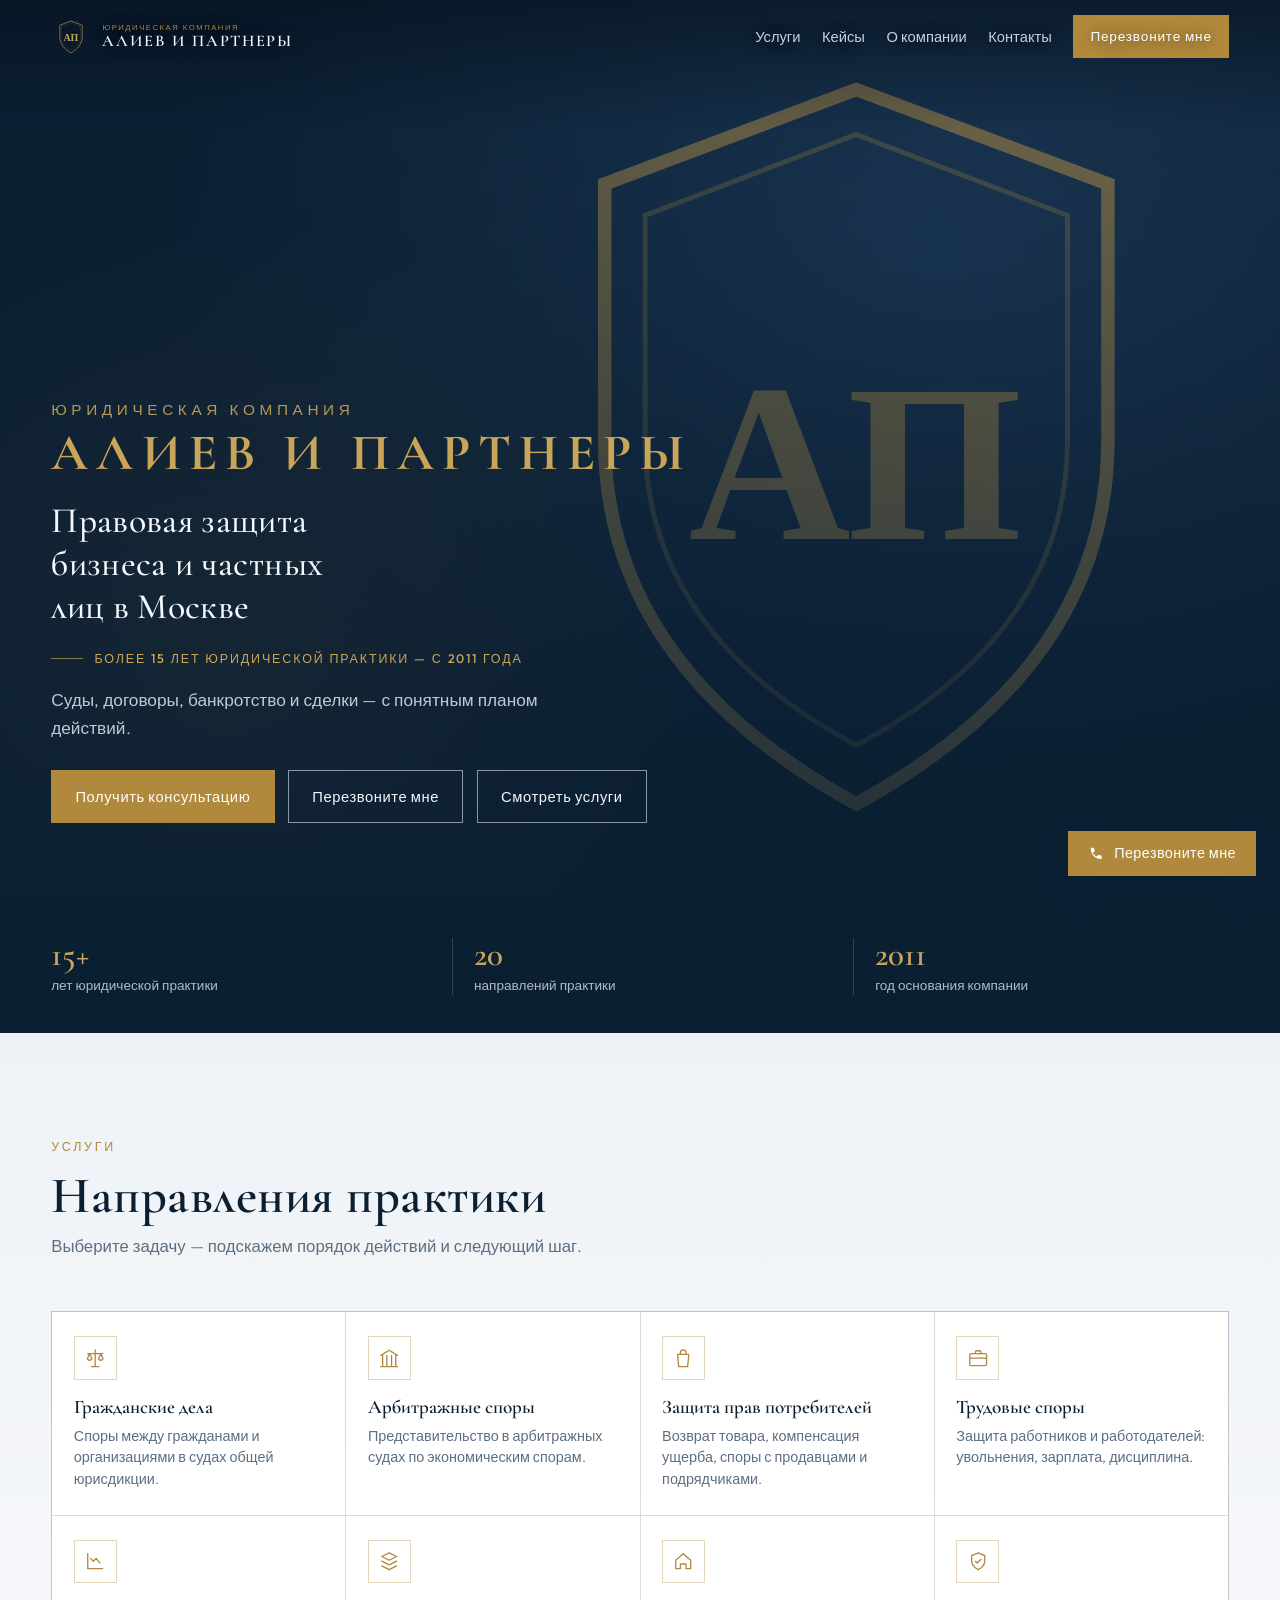
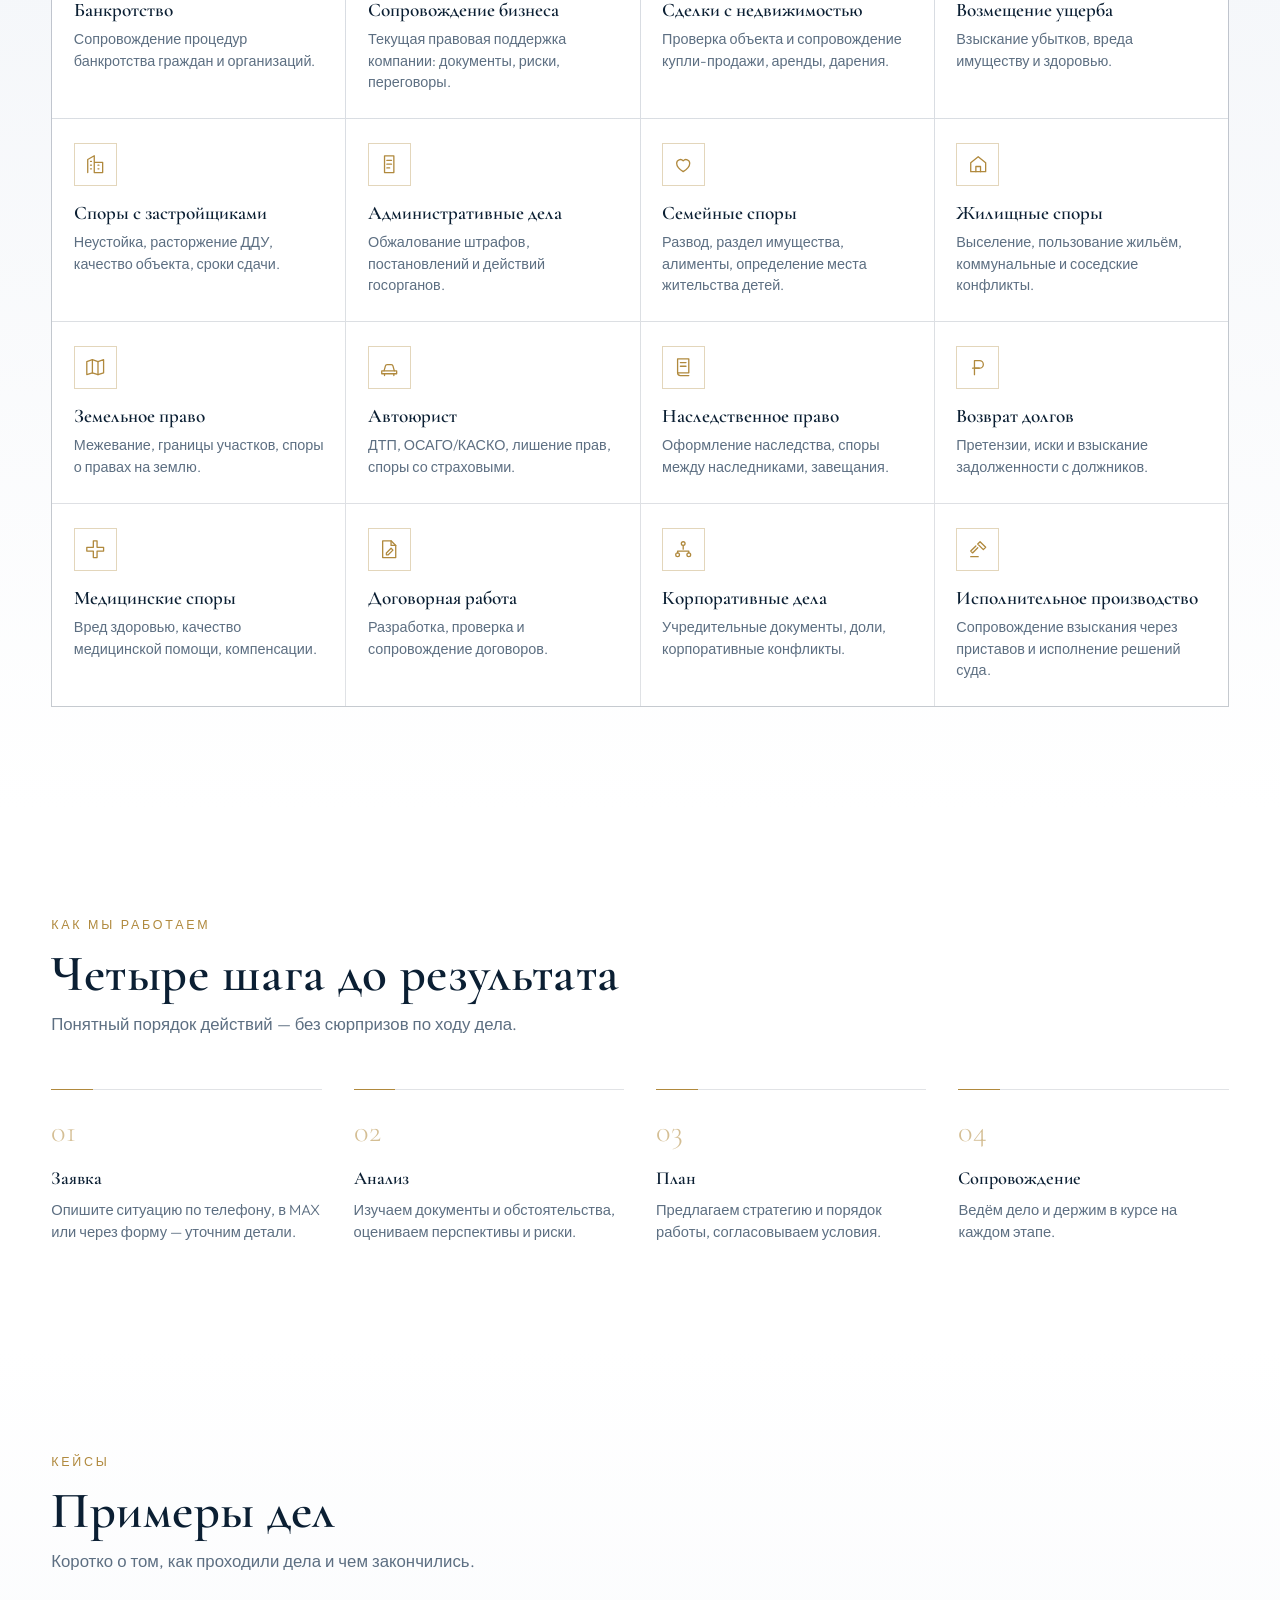
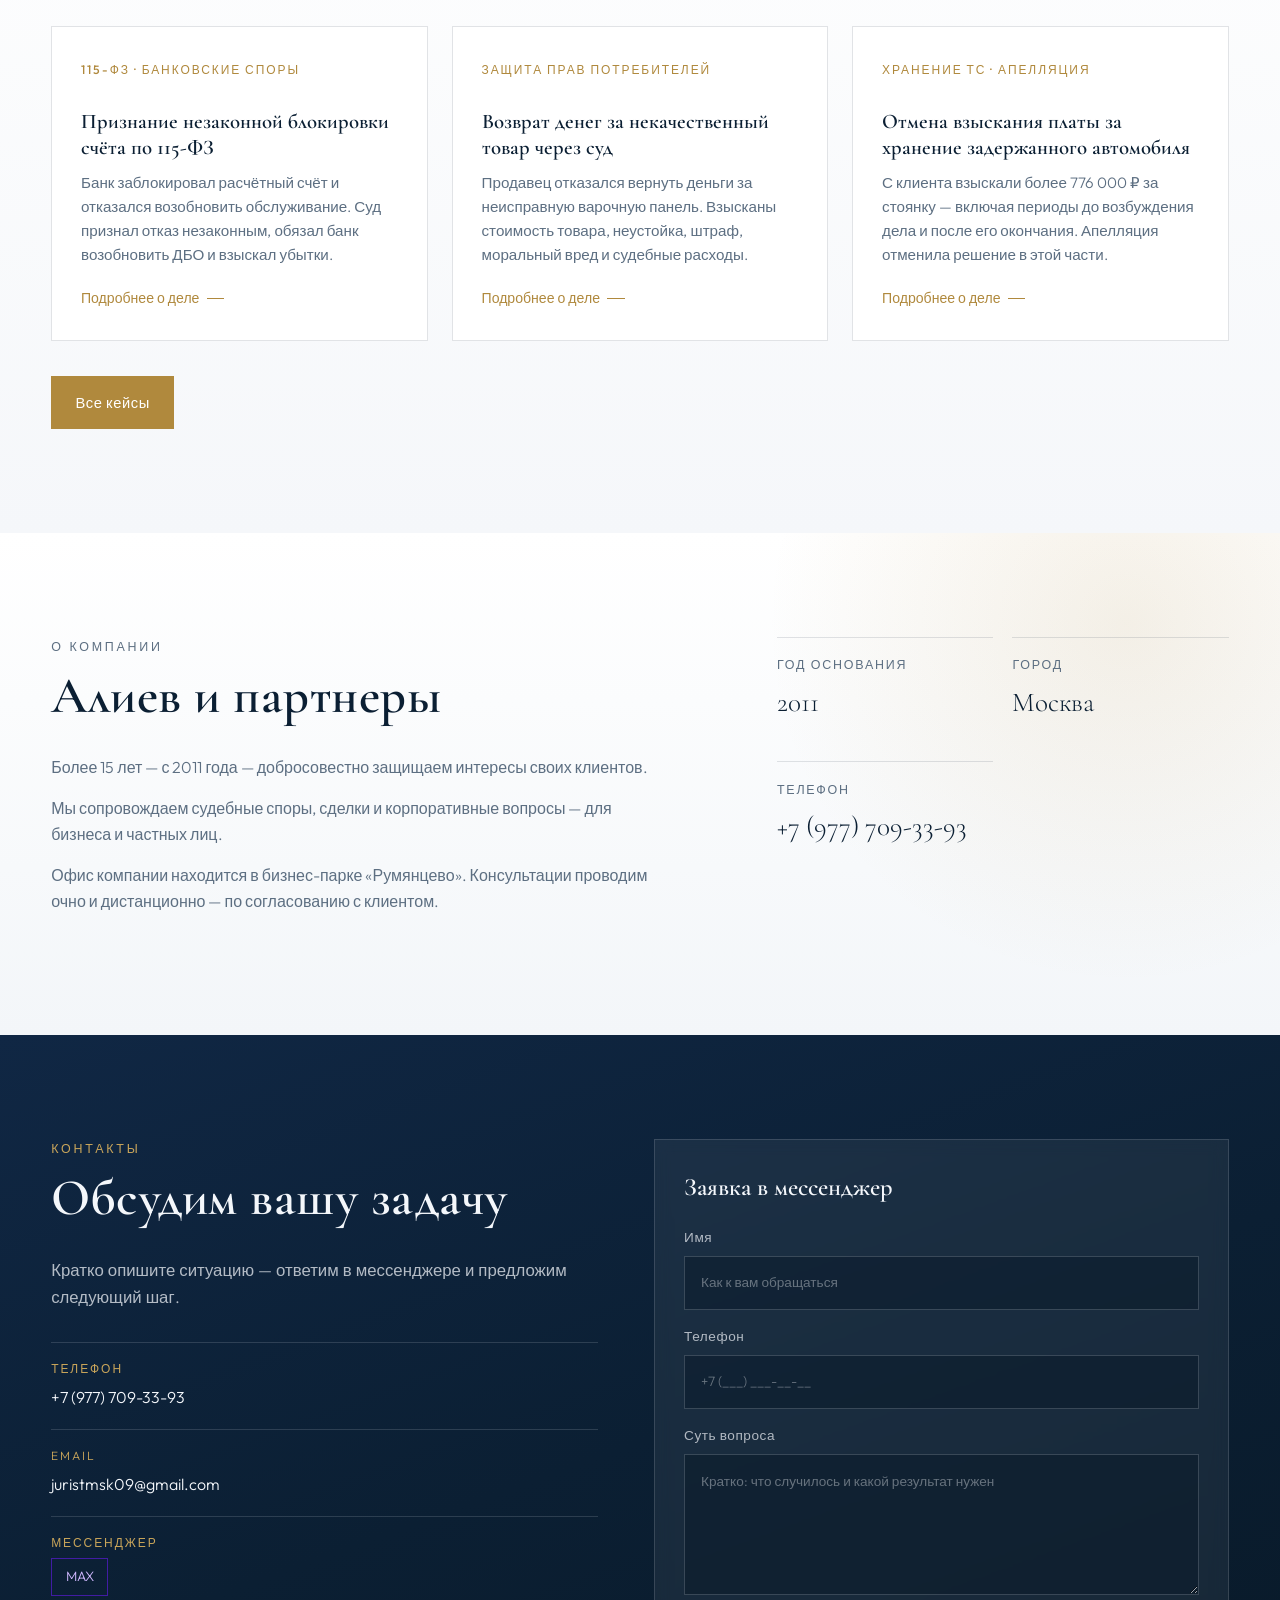
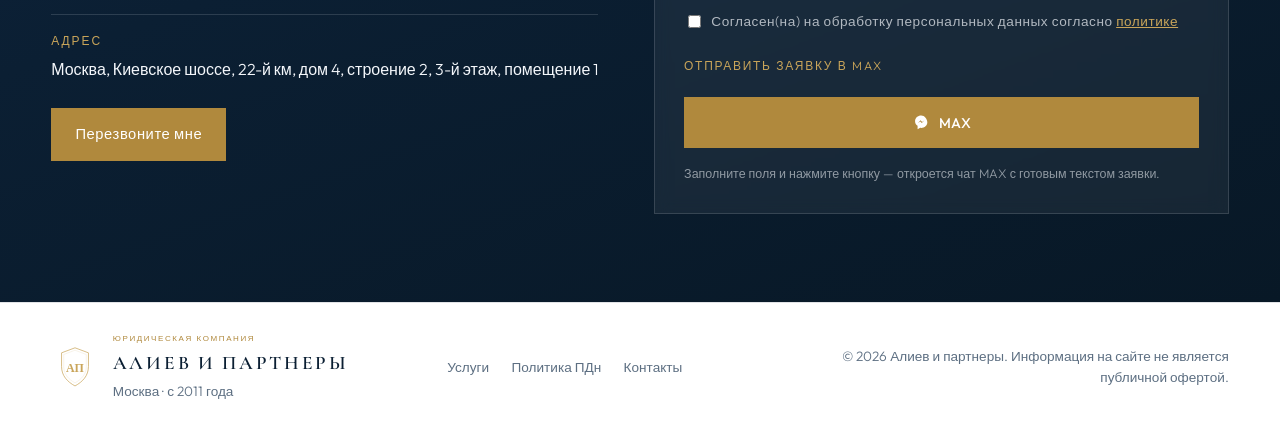
<file: index.html>
﻿<!DOCTYPE html>
<html lang="ru">
<head>
  <meta charset="UTF-8" />
  <meta name="viewport" content="width=device-width, initial-scale=1.0" />
  <title>Юридическая компания «Алиев и партнеры» — Москва</title>
  <meta name="description" content="Юридическая компания «Алиев и партнеры» . Юридические услуги в Москве: более 15 лет практики, с 2011 года. Суды, договоры, банкротство. Тел. +7 (977) 709-33-93." />
  <meta name="keywords" content="Алиев и партнеры, юридическая компания Москва, юридические услуги более 15 лет, юрист с 2011 года, юрист Москва, +7 977 709-33-93, 79777093393" />
  <meta name="robots" content="index, follow" />
  <link rel="canonical" href="https://consulmsk.ru/" />
  <link rel="icon" href="https://consulmsk.ru/assets/emblem.png?v=20261126g" type="image/jpeg" />
  <meta property="og:type" content="website" />
  <meta property="og:locale" content="ru_RU" />
  <meta property="og:site_name" content="Юридическая компания «Алиев и партнеры»" />
  <meta property="og:url" content="https://consulmsk.ru/" />
  <meta property="og:title" content="Юридическая компания «Алиев и партнеры» — Москва" />
  <meta property="og:description" content="Более 15 лет юридической практики. Правовая поддержка бизнеса и частных лиц. тел. +7 (977) 709-33-93. Москва, бизнес-парк Румянцево." />
  <meta property="og:image" content="https://consulmsk.ru/assets/emblem.png?v=20261126g" />
  <meta name="twitter:card" content="summary" />
  <meta name="twitter:title" content="Алиев и партнеры" />
  <meta name="twitter:description" content="Юридическая компания «Алиев и партнеры» в Москве. Более 15 лет практики. Тел. +7 (977) 709-33-93." />
  <link rel="preconnect" href="https://fonts.googleapis.com" />
  <link rel="preconnect" href="https://fonts.gstatic.com" crossorigin />
  <link href="https://fonts.googleapis.com/css2?family=Cormorant+Garamond:ital,wght@0,500;0,600;0,700;1,500&family=Outfit:wght@300;400;500;600&display=swap" rel="stylesheet" />
  <link rel="stylesheet" href="styles.css?v=20261126g" />
  <script type="application/ld+json">
  {
    "@context": "https://schema.org",
    "@type": ["LegalService", "LocalBusiness", "Organization"],
    "@id": "https://consulmsk.ru/#organization",
    "name": "Юридическая компания «Алиев и партнеры»",
    "alternateName": ["Алиев и партнеры"],
    "url": "https://consulmsk.ru/",
    "logo": "https://consulmsk.ru/assets/emblem.png?v=20261126g",
    "image": "https://consulmsk.ru/assets/emblem.png?v=20261126g",
    "description": "Юридическая компания в Москве: судебные споры, договоры, банкротство, недвижимость и сопровождение бизнеса. Более 15 лет практики, с 2011 года.",
    "slogan": "Юридическая практика с 2011 года",
    "telephone": "+7-977-709-33-93",
    "email": "juristmsk09@gmail.com",
    "foundingDate": "2011-01-18",
    "address": {
      "@type": "PostalAddress",
      "streetAddress": "Киевское шоссе, 22-й км, дом 4, строение 2, 3-й этаж, помещение 1",
      "addressLocality": "Москва",
      "addressCountry": "RU"
    },
    "areaServed": {
      "@type": "City",
      "name": "Москва"
    },
    "contactPoint": {
      "@type": "ContactPoint",
      "telephone": "+7-977-709-33-93",
      "contactType": "customer service",
      "email": "juristmsk09@gmail.com",
      "availableLanguage": ["Russian"]
    }
  }
  </script>
</head>
<body>
  <header class="site-header">
    <a class="brand" href="index.html" aria-label="Алиев и партнеры — на главную">
      <img src="assets/emblem.svg?v=20261126g" alt="" class="brand-mark" width="40" height="40" />
      <span class="brand-name"><span class="brand-kind">юридическая компания</span><span class="brand-title">АЛИЕВ И ПАРТНЕРЫ</span></span>
    </a>
    <nav class="nav" aria-label="Основная навигация">
      <a href="#services">Услуги</a>
      <a href="cases.html">Кейсы</a>
      <a href="#about">О компании</a>
      <a href="#contact">Контакты</a>
      <a class="header-cta header-cta--solid js-callback" href="#contact">Перезвоните мне</a>
    </nav>
    <button class="menu-toggle" type="button" aria-label="Открыть меню" aria-expanded="false">
      <span></span><span></span>
    </button>
  </header>

  <main id="top">
    <section class="hero">
      <div class="hero-media" aria-hidden="true"></div>
      <div class="hero-veil"></div>
      <div class="hero-content">
        <p class="hero-brand"><span class="hero-brand-kind">юридическая компания</span>Алиев и партнеры</p>
        <h1>Правовая защита бизнеса и частных лиц в Москве</h1>
        <p class="hero-note">Более 15 лет юридической практики — с 2011 года</p>
        <p class="hero-lead">Суды, договоры, банкротство и сделки — с понятным планом действий.</p>
        <div class="hero-actions">
          <a class="btn btn-gold" href="#contact">Получить консультацию</a>
          <a class="btn btn-ghost js-callback" href="#contact">Перезвоните мне</a>
          <a class="btn btn-ghost" href="#services">Смотреть услуги</a>
        </div>
      </div>
    </section>

        <section class="trust" aria-label="Компания в цифрах">
      <ul class="trust-list">
        <li>
          <strong>15+</strong>
          <span>лет юридической практики</span>
        </li>
        <li>
          <strong>20</strong>
          <span>направлений практики</span>
        </li>
        <li>
          <strong>2011</strong>
          <span>год основания компании</span>
        </li>
      </ul>
    </section>

    <section class="services" id="services">
      <div class="section-head">
        <p class="eyebrow">Услуги</p>
        <h2>Направления практики</h2>
        <p class="section-lead">Выберите задачу — подскажем порядок действий и следующий шаг.</p>
      </div>
      <ul class="service-list">
        <li>
          <a class="service-link" href="#contact">
            <span class="service-icon"><svg viewBox="0 0 24 24" fill="none" stroke="currentColor" stroke-width="1.4" stroke-linecap="round" stroke-linejoin="round" aria-hidden="true" focusable="false"><path d="M12 3v18M8 21h8M4 7h16M6 7l-2.4 5.6a2.6 2.6 0 0 0 4.8 0L6 7Zm12 0-2.4 5.6a2.6 2.6 0 0 0 4.8 0L18 7Z"/></svg></span>
            <h3>Гражданские дела</h3>
            <p>Споры между гражданами и организациями в судах общей юрисдикции.</p>
          </a>
        </li>
        <li>
          <a class="service-link" href="#contact">
            <span class="service-icon"><svg viewBox="0 0 24 24" fill="none" stroke="currentColor" stroke-width="1.4" stroke-linecap="round" stroke-linejoin="round" aria-hidden="true" focusable="false"><path d="M3 21h18M5 21V9m4.5 12V9M14.5 21V9M19 21V9M3 9l9-5.5L21 9"/></svg></span>
            <h3>Арбитражные споры</h3>
            <p>Представительство в арбитражных судах по экономическим спорам.</p>
          </a>
        </li>
        <li>
          <a class="service-link" href="#contact">
            <span class="service-icon"><svg viewBox="0 0 24 24" fill="none" stroke="currentColor" stroke-width="1.4" stroke-linecap="round" stroke-linejoin="round" aria-hidden="true" focusable="false"><path d="M6 8h12l-1.2 13H7.2L6 8Z"/><path d="M9 8V6a3 3 0 0 1 6 0v2"/></svg></span>
            <h3>Защита прав потребителей</h3>
            <p>Возврат товара, компенсация ущерба, споры с продавцами и подрядчиками.</p>
          </a>
        </li>
        <li>
          <a class="service-link" href="#contact">
            <span class="service-icon"><svg viewBox="0 0 24 24" fill="none" stroke="currentColor" stroke-width="1.4" stroke-linecap="round" stroke-linejoin="round" aria-hidden="true" focusable="false"><rect x="3" y="7" width="18" height="13" rx="1.5"/><path d="M9 7V5.5A1.5 1.5 0 0 1 10.5 4h3A1.5 1.5 0 0 1 15 5.5V7M3 12h18"/></svg></span>
            <h3>Трудовые споры</h3>
            <p>Защита работников и работодателей: увольнения, зарплата, дисциплина.</p>
          </a>
        </li>
        <li>
          <a class="service-link" href="services/bankrotstvo.html">
            <span class="service-icon"><svg viewBox="0 0 24 24" fill="none" stroke="currentColor" stroke-width="1.4" stroke-linecap="round" stroke-linejoin="round" aria-hidden="true" focusable="false"><path d="M4 4v16h16"/><path d="M7 9l3 3 3-3 4 5"/></svg></span>
            <h3>Банкротство</h3>
            <p>Сопровождение процедур банкротства граждан и организаций.</p>
          </a>
        </li>
        <li>
          <a class="service-link" href="#contact">
            <span class="service-icon"><svg viewBox="0 0 24 24" fill="none" stroke="currentColor" stroke-width="1.4" stroke-linecap="round" stroke-linejoin="round" aria-hidden="true" focusable="false"><path d="M12 3 20 7l-8 4-8-4 8-4Z"/><path d="m4 12 8 4 8-4M4 17l8 4 8-4"/></svg></span>
            <h3>Сопровождение бизнеса</h3>
            <p>Текущая правовая поддержка компании: документы, риски, переговоры.</p>
          </a>
        </li>
        <li>
          <a class="service-link" href="services/nedvizhimost.html">
            <span class="service-icon"><svg viewBox="0 0 24 24" fill="none" stroke="currentColor" stroke-width="1.4" stroke-linecap="round" stroke-linejoin="round" aria-hidden="true" focusable="false"><path d="M4 11 12 4l8 7v9h-5v-5H9v5H4v-9Z"/></svg></span>
            <h3>Сделки с недвижимостью</h3>
            <p>Проверка объекта и сопровождение купли-продажи, аренды, дарения.</p>
          </a>
        </li>
        <li>
          <a class="service-link" href="#contact">
            <span class="service-icon"><svg viewBox="0 0 24 24" fill="none" stroke="currentColor" stroke-width="1.4" stroke-linecap="round" stroke-linejoin="round" aria-hidden="true" focusable="false"><path d="M12 3 19 6v5.5c0 4.2-3 7.6-7 9.5-4-1.9-7-5.3-7-9.5V6l7-3Z"/><path d="m9 12 2 2 4-4"/></svg></span>
            <h3>Возмещение ущерба</h3>
            <p>Взыскание убытков, вреда имуществу и здоровью.</p>
          </a>
        </li>
        <li>
          <a class="service-link" href="#contact">
            <span class="service-icon"><svg viewBox="0 0 24 24" fill="none" stroke="currentColor" stroke-width="1.4" stroke-linecap="round" stroke-linejoin="round" aria-hidden="true" focusable="false"><path d="M4 21V7l7-4v18M11 21h9V10h-9M7 9h1M7 13h1M7 17h1M15 13h1M15 17h1"/></svg></span>
            <h3>Споры с застройщиками</h3>
            <p>Неустойка, расторжение ДДУ, качество объекта, сроки сдачи.</p>
          </a>
        </li>
        <li>
          <a class="service-link" href="#contact">
            <span class="service-icon"><svg viewBox="0 0 24 24" fill="none" stroke="currentColor" stroke-width="1.4" stroke-linecap="round" stroke-linejoin="round" aria-hidden="true" focusable="false"><path d="M7 3h10v18H7z"/><path d="M9.5 8h5M9.5 12h5M9.5 16h3"/></svg></span>
            <h3>Административные дела</h3>
            <p>Обжалование штрафов, постановлений и действий госорганов.</p>
          </a>
        </li>
        <li>
          <a class="service-link" href="#contact">
            <span class="service-icon"><svg viewBox="0 0 24 24" fill="none" stroke="currentColor" stroke-width="1.4" stroke-linecap="round" stroke-linejoin="round" aria-hidden="true" focusable="false"><path d="M12 20s-7-4.4-7-9a4 4 0 0 1 7-2.6A4 4 0 0 1 19 11c0 4.6-7 9-7 9Z"/></svg></span>
            <h3>Семейные споры</h3>
            <p>Развод, раздел имущества, алименты, определение места жительства детей.</p>
          </a>
        </li>
        <li>
          <a class="service-link" href="#contact">
            <span class="service-icon"><svg viewBox="0 0 24 24" fill="none" stroke="currentColor" stroke-width="1.4" stroke-linecap="round" stroke-linejoin="round" aria-hidden="true" focusable="false"><path d="M4 10.5 12 4l8 6.5V20H4v-9.5Z"/><path d="M9.5 20v-5.5h5V20"/></svg></span>
            <h3>Жилищные споры</h3>
            <p>Выселение, пользование жильём, коммунальные и соседские конфликты.</p>
          </a>
        </li>
        <li>
          <a class="service-link" href="#contact">
            <span class="service-icon"><svg viewBox="0 0 24 24" fill="none" stroke="currentColor" stroke-width="1.4" stroke-linecap="round" stroke-linejoin="round" aria-hidden="true" focusable="false"><path d="m3 6 6-2 6 2 6-2v14l-6 2-6-2-6 2V6Z"/><path d="M9 4v14M15 6v14"/></svg></span>
            <h3>Земельное право</h3>
            <p>Межевание, границы участков, споры о правах на землю.</p>
          </a>
        </li>
        <li>
          <a class="service-link" href="#contact">
            <span class="service-icon"><svg viewBox="0 0 24 24" fill="none" stroke="currentColor" stroke-width="1.4" stroke-linecap="round" stroke-linejoin="round" aria-hidden="true" focusable="false"><path d="M6.5 16l1.4-5.2A2 2 0 0 1 9.8 9.2h4.4a2 2 0 0 1 1.9 1.6L17.5 16"/><path d="M4 16h16v3H4v-3Z"/><path d="M7 19v2M17 19v2"/></svg></span>
            <h3>Автоюрист</h3>
            <p>ДТП, ОСАГО/КАСКО, лишение прав, споры со страховыми.</p>
          </a>
        </li>
        <li>
          <a class="service-link" href="#contact">
            <span class="service-icon"><svg viewBox="0 0 24 24" fill="none" stroke="currentColor" stroke-width="1.4" stroke-linecap="round" stroke-linejoin="round" aria-hidden="true" focusable="false"><path d="M6 3h12v15H6z"/><path d="M9 7h6M9 11h6M6 18a3 3 0 0 0 3 3h9"/></svg></span>
            <h3>Наследственное право</h3>
            <p>Оформление наследства, споры между наследниками, завещания.</p>
          </a>
        </li>
        <li>
          <a class="service-link" href="#contact">
            <span class="service-icon"><svg viewBox="0 0 24 24" fill="none" stroke="currentColor" stroke-width="1.4" stroke-linecap="round" stroke-linejoin="round" aria-hidden="true" focusable="false"><path d="M8 20V5h5.5a4 4 0 0 1 0 8H8"/><path d="M6 13h7"/></svg></span>
            <h3>Возврат долгов</h3>
            <p>Претензии, иски и взыскание задолженности с должников.</p>
          </a>
        </li>
        <li>
          <a class="service-link" href="#contact">
            <span class="service-icon"><svg viewBox="0 0 24 24" fill="none" stroke="currentColor" stroke-width="1.4" stroke-linecap="round" stroke-linejoin="round" aria-hidden="true" focusable="false"><path d="M10 3h4v7h7v4h-7v7h-4v-7H3v-4h7V3Z"/></svg></span>
            <h3>Медицинские споры</h3>
            <p>Вред здоровью, качество медицинской помощи, компенсации.</p>
          </a>
        </li>
        <li>
          <a class="service-link" href="services/dogovory.html">
            <span class="service-icon"><svg viewBox="0 0 24 24" fill="none" stroke="currentColor" stroke-width="1.4" stroke-linecap="round" stroke-linejoin="round" aria-hidden="true" focusable="false"><path d="M5 3h9l5 5v13H5z"/><path d="M14 3v5h5"/><path d="m9 16 5-5 2 2-5 5H9v-2Z"/></svg></span>
            <h3>Договорная работа</h3>
            <p>Разработка, проверка и сопровождение договоров.</p>
          </a>
        </li>
        <li>
          <a class="service-link" href="services/korporativnoe.html">
            <span class="service-icon"><svg viewBox="0 0 24 24" fill="none" stroke="currentColor" stroke-width="1.4" stroke-linecap="round" stroke-linejoin="round" aria-hidden="true" focusable="false"><circle cx="12" cy="6" r="2"/><circle cx="6" cy="18" r="2"/><circle cx="18" cy="18" r="2"/><path d="M12 8v4M6 16v-2h12v2"/></svg></span>
            <h3>Корпоративные дела</h3>
            <p>Учредительные документы, доли, корпоративные конфликты.</p>
          </a>
        </li>
        <li>
          <a class="service-link" href="#contact">
            <span class="service-icon"><svg viewBox="0 0 24 24" fill="none" stroke="currentColor" stroke-width="1.4" stroke-linecap="round" stroke-linejoin="round" aria-hidden="true" focusable="false"><path d="M4 20h8M14 4l6 6-2.5 2.5-6-6L14 4Z"/><path d="m9.5 8.5-5.5 5.5 2 2 5.5-5.5"/></svg></span>
            <h3>Исполнительное производство</h3>
            <p>Сопровождение взыскания через приставов и исполнение решений суда.</p>
          </a>
        </li>
      </ul>
    </section>

    <section class="process" id="process">
      <div class="section-head">
        <p class="eyebrow">Как мы работаем</p>
        <h2>Четыре шага до результата</h2>
        <p class="section-lead">Понятный порядок действий — без сюрпризов по ходу дела.</p>
      </div>
      <ol class="process-list">
        <li>
          <span class="process-num">01</span>
          <h3>Заявка</h3>
          <p>Опишите ситуацию по телефону, в MAX или через форму — уточним детали.</p>
        </li>
        <li>
          <span class="process-num">02</span>
          <h3>Анализ</h3>
          <p>Изучаем документы и обстоятельства, оцениваем перспективы и риски.</p>
        </li>
        <li>
          <span class="process-num">03</span>
          <h3>План</h3>
          <p>Предлагаем стратегию и порядок работы, согласовываем условия.</p>
        </li>
        <li>
          <span class="process-num">04</span>
          <h3>Сопровождение</h3>
          <p>Ведём дело и держим в курсе на каждом этапе.</p>
        </li>
      </ol>
    </section>

    <section class="home-cases" id="cases">
      <div class="section-head">
        <p class="eyebrow">Кейсы</p>
        <h2>Примеры дел</h2>
        <p class="section-lead">Коротко о том, как проходили дела и чем закончились.</p>
      </div>
      <div class="home-cases-grid">
        <article class="home-case">
          <span class="case-tag">115-ФЗ · Банковские споры</span>
          <h3>Признание незаконной блокировки счёта по 115-ФЗ</h3>
          <p>Банк заблокировал расчётный счёт и отказался возобновить обслуживание. Суд признал отказ незаконным, обязал банк возобновить ДБО и взыскал убытки.</p>
          <a class="link-arrow" href="cases.html">Подробнее о деле</a>
        </article>
        <article class="home-case">
          <span class="case-tag">Защита прав потребителей</span>
          <h3>Возврат денег за некачественный товар через суд</h3>
          <p>Продавец отказался вернуть деньги за неисправную варочную панель. Взысканы стоимость товара, неустойка, штраф, моральный вред и судебные расходы.</p>
          <a class="link-arrow" href="cases.html">Подробнее о деле</a>
        </article>
        <article class="home-case">
          <span class="case-tag">Хранение ТС · Апелляция</span>
          <h3>Отмена взыскания платы за хранение задержанного автомобиля</h3>
          <p>С клиента взыскали более 776 000 ₽ за стоянку — включая периоды до возбуждения дела и после его окончания. Апелляция отменила решение в этой части.</p>
          <a class="link-arrow" href="cases.html">Подробнее о деле</a>
        </article>
      </div>
      <p class="home-cases-cta"><a class="btn btn-gold" href="cases.html">Все кейсы</a></p>
    </section>

    <section class="about" id="about">
      <div class="about-grid">
        <div class="about-copy">
          <p class="eyebrow">О компании</p>
          <h2>Алиев и партнеры</h2>
          <p>Более 15 лет — с 2011 года — добросовестно защищаем интересы своих клиентов.</p>
          <p>Мы сопровождаем судебные споры, сделки и корпоративные вопросы — для бизнеса и частных лиц.</p>
          <p>Офис компании находится в бизнес-парке «Румянцево». Консультации проводим очно и дистанционно — по согласованию с клиентом.</p>
        </div>
        <dl class="facts">
          <div>
            <dt>Год основания</dt>
            <dd>2011</dd>
          </div>
          <div>
            <dt>Город</dt>
            <dd>Москва</dd>
          </div>
          <div>
            <dt>Телефон</dt>
            <dd><a href="tel:+79777093393">+7 (977) 709-33-93</a></dd>
          </div>
        </dl>
      </div>
    </section>

    <section class="contact" id="contact">
      <div class="contact-grid">
        <div class="contact-info">
          <p class="eyebrow">Контакты</p>
          <h2>Обсудим вашу задачу</h2>
          <p class="section-lead">Кратко опишите ситуацию — ответим в мессенджере и предложим следующий шаг.</p>
          <ul class="contact-details">
            <li data-phone-row>
              <span>Телефон</span>
              <div data-phone>
                <a href="tel:+79777093393">+7 (977) 709-33-93</a>
              </div>
            </li>
            <li>
              <span>Email</span>
              <a href="mailto:juristmsk09@gmail.com">juristmsk09@gmail.com</a>
            </li>
            <li>
              <span>Мессенджер</span>
              <div class="messenger-links" data-messenger-links></div>
            </li>
            <li>
              <span>Адрес</span>
              <address>Москва, Киевское шоссе, 22-й км, дом 4, строение 2, 3-й этаж, помещение 1</address>
            </li>
          </ul>
          <a class="btn btn-gold contact-callback js-callback" href="#contact">Перезвоните мне</a>
        </div>
        <form class="contact-form">
          <p class="form-title">Заявка в мессенджер</p>
          <label>
            Имя
            <input type="text" name="name" required autocomplete="name" placeholder="Как к вам обращаться" />
          </label>
          <label>
            Телефон
            <input type="tel" name="phone" required autocomplete="tel" placeholder="+7 (___) ___-__-__" />
          </label>
          <label>
            Суть вопроса
            <textarea name="message" rows="5" required placeholder="Кратко: что случилось и какой результат нужен"></textarea>
          </label>
          <label class="consent">
            <input type="checkbox" name="consent" value="yes" required />
            <span>Согласен(на) на обработку персональных данных согласно <a href="privacy.html">политике</a></span>
          </label>
          <p class="messenger-label">Отправить заявку в MAX</p>
          <div class="messenger-actions">
            <button class="btn btn-messenger btn-max" type="button" data-messenger="max" aria-label="Отправить в MAX">
              <svg class="messenger-icon" viewBox="0 0 24 24" aria-hidden="true" focusable="false">
                <path fill="currentColor" d="M12 2C7.6 2 4 5.2 4 9.3c0 2.5 1.3 4.7 3.3 6.1V20l3.4-1.9c.4.1.9.1 1.3.1 4.4 0 8-3.2 8-7.3S16.4 2 12 2zm.8 9.9-2-2.1-3.1 2.1 3.5-3.7 2 2.1 3.1-2.1-3.5 3.7z"/>
              </svg>
              <span>MAX</span>
            </button>
          </div>
          <p class="form-status" data-form-status hidden></p>
          <p class="form-note">Заполните поля и нажмите кнопку — откроется чат MAX с готовым текстом заявки.</p>
        </form>
      </div>
    </section>
  </main>

  <footer class="site-footer">
    <div class="footer-brand">
      <img src="assets/emblem.svg?v=20261126g" alt="Эмблема «Алиев и партнеры»" width="48" height="48" />
      <div>
        <span class="footer-kind">юридическая компания</span><strong>АЛИЕВ И ПАРТНЕРЫ</strong>
        <p>Москва · с 2011 года</p>
      </div>
    </div>
    <ul class="footer-links">
      <li><a href="services/sud.html">Услуги</a></li>
      <li><a href="privacy.html">Политика ПДн</a></li>
      <li><a href="#contact">Контакты</a></li>
    </ul>
    <p class="footer-legal">© <span data-year></span> Алиев и партнеры. Информация на сайте не является публичной офертой.</p>
  </footer>

  <script src="config.js?v=20261126g"></script>
  <script src="script.js?v=20261126g"></script>
</body>
</html>
</file>
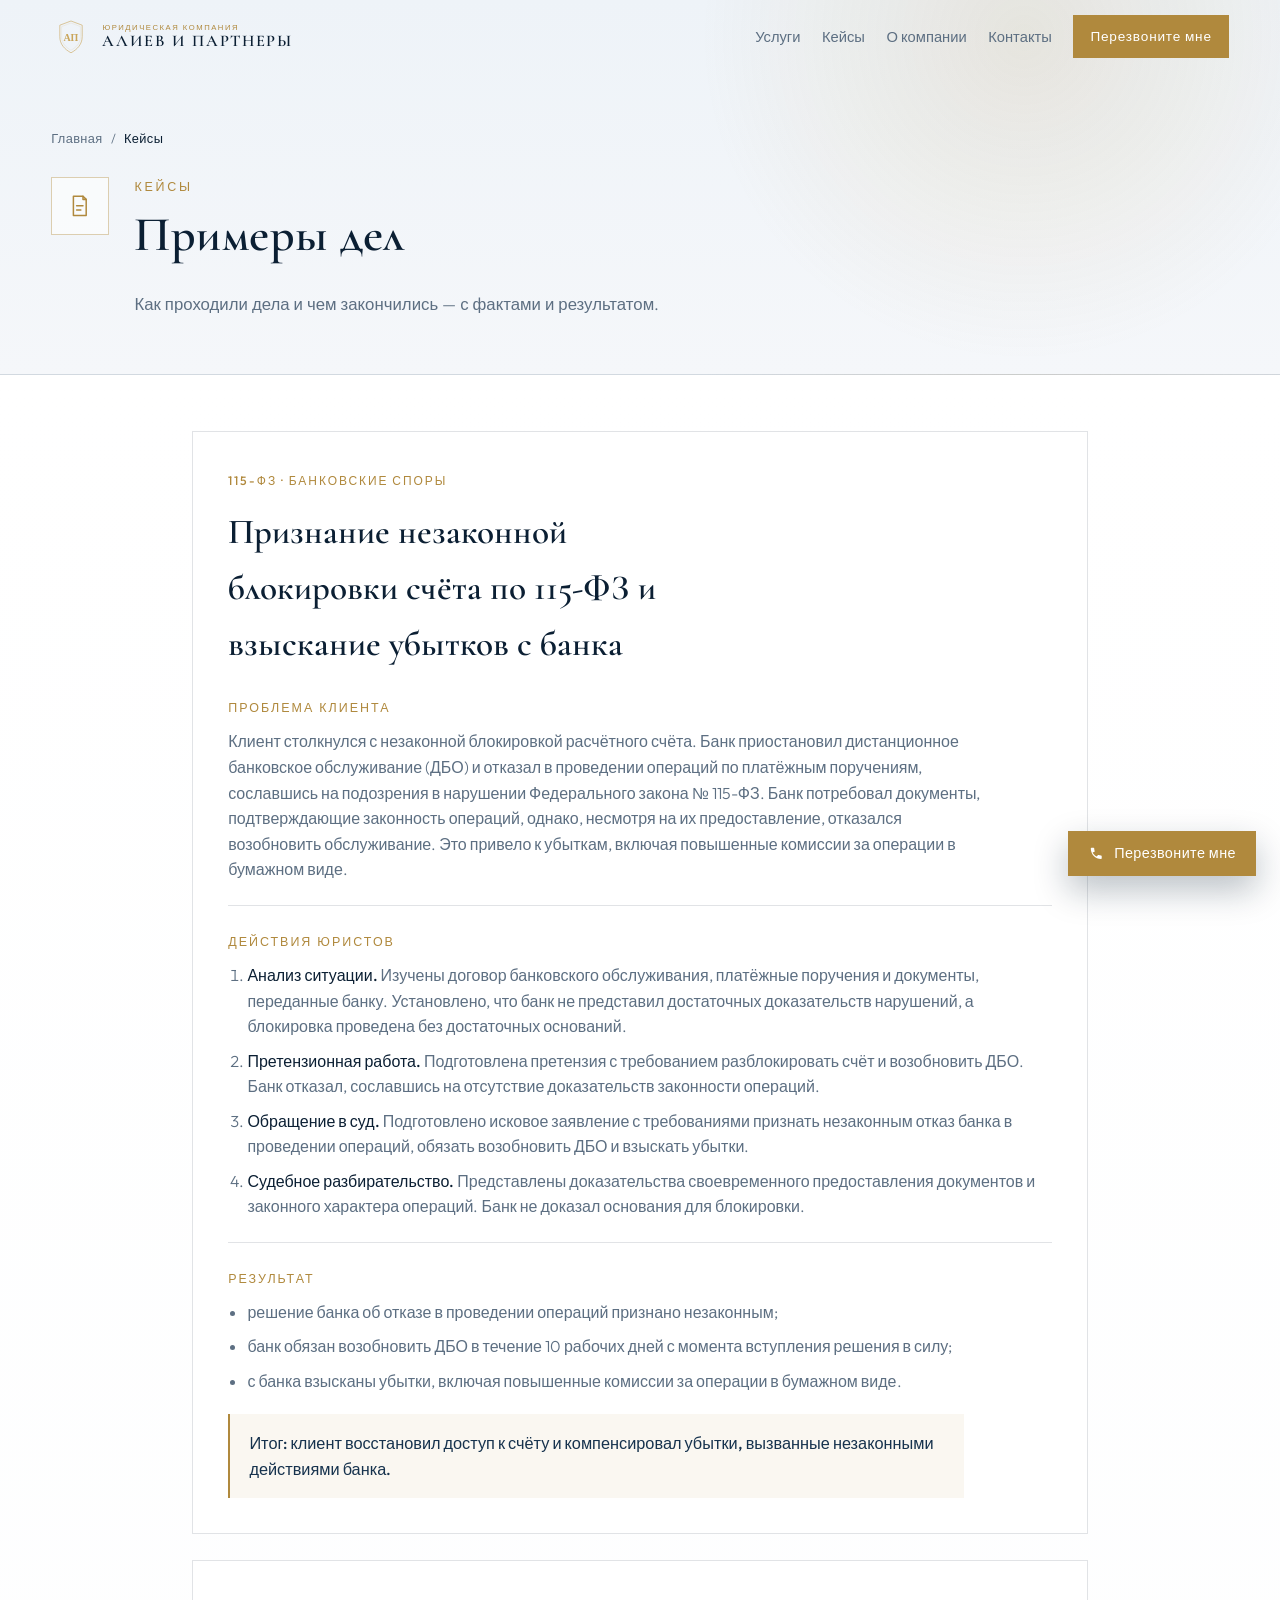
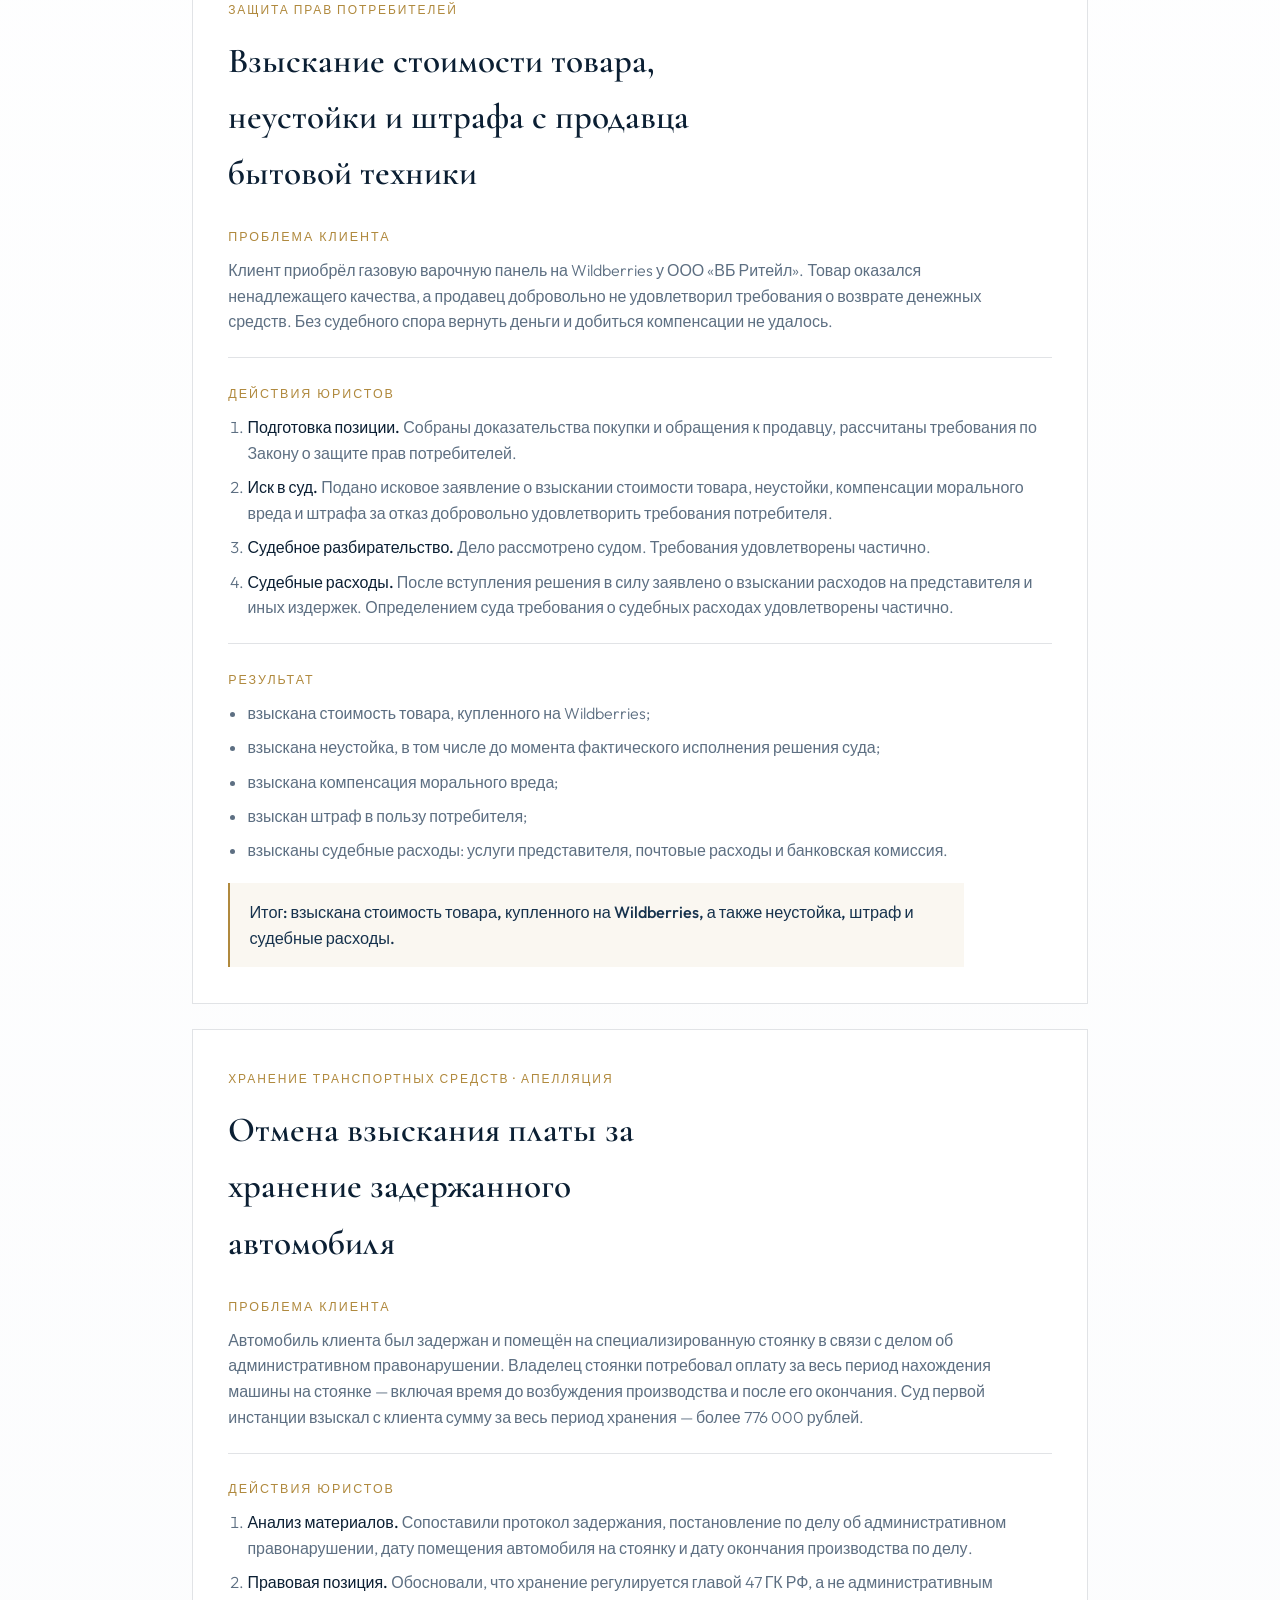
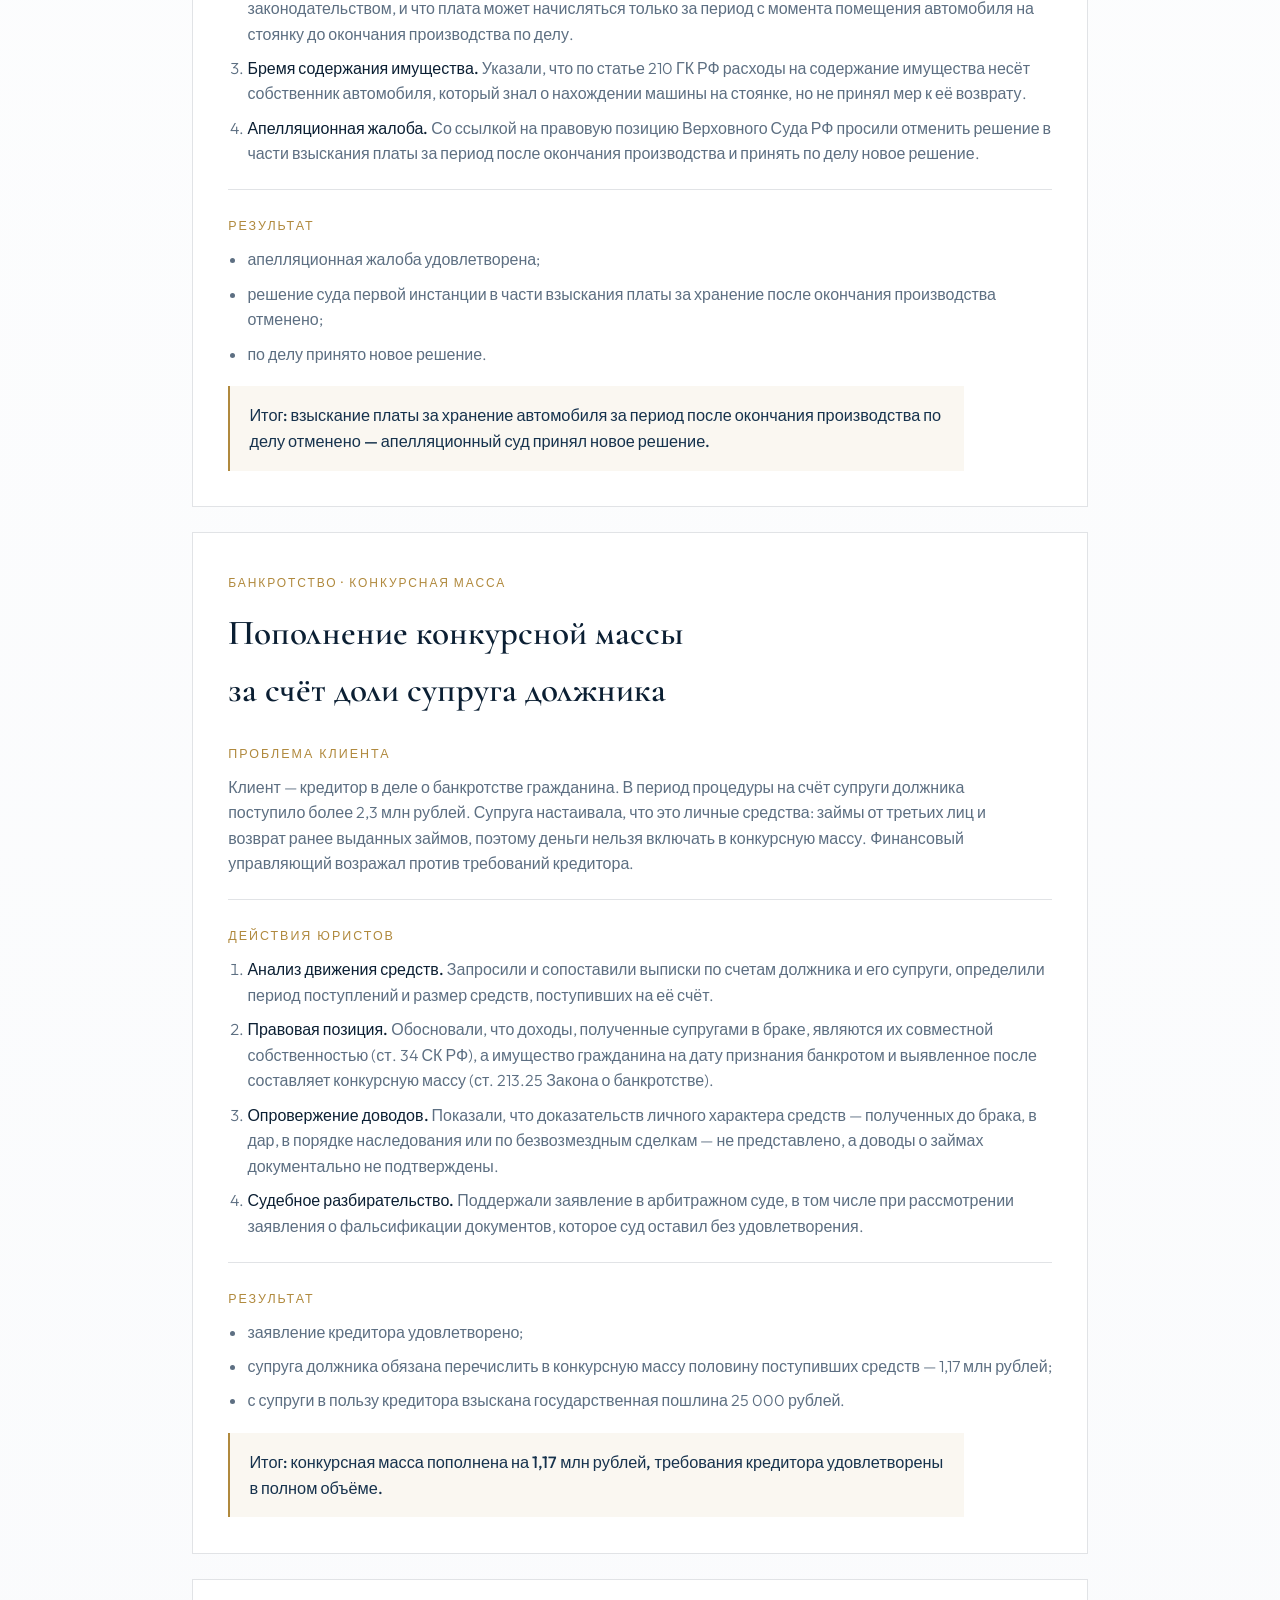
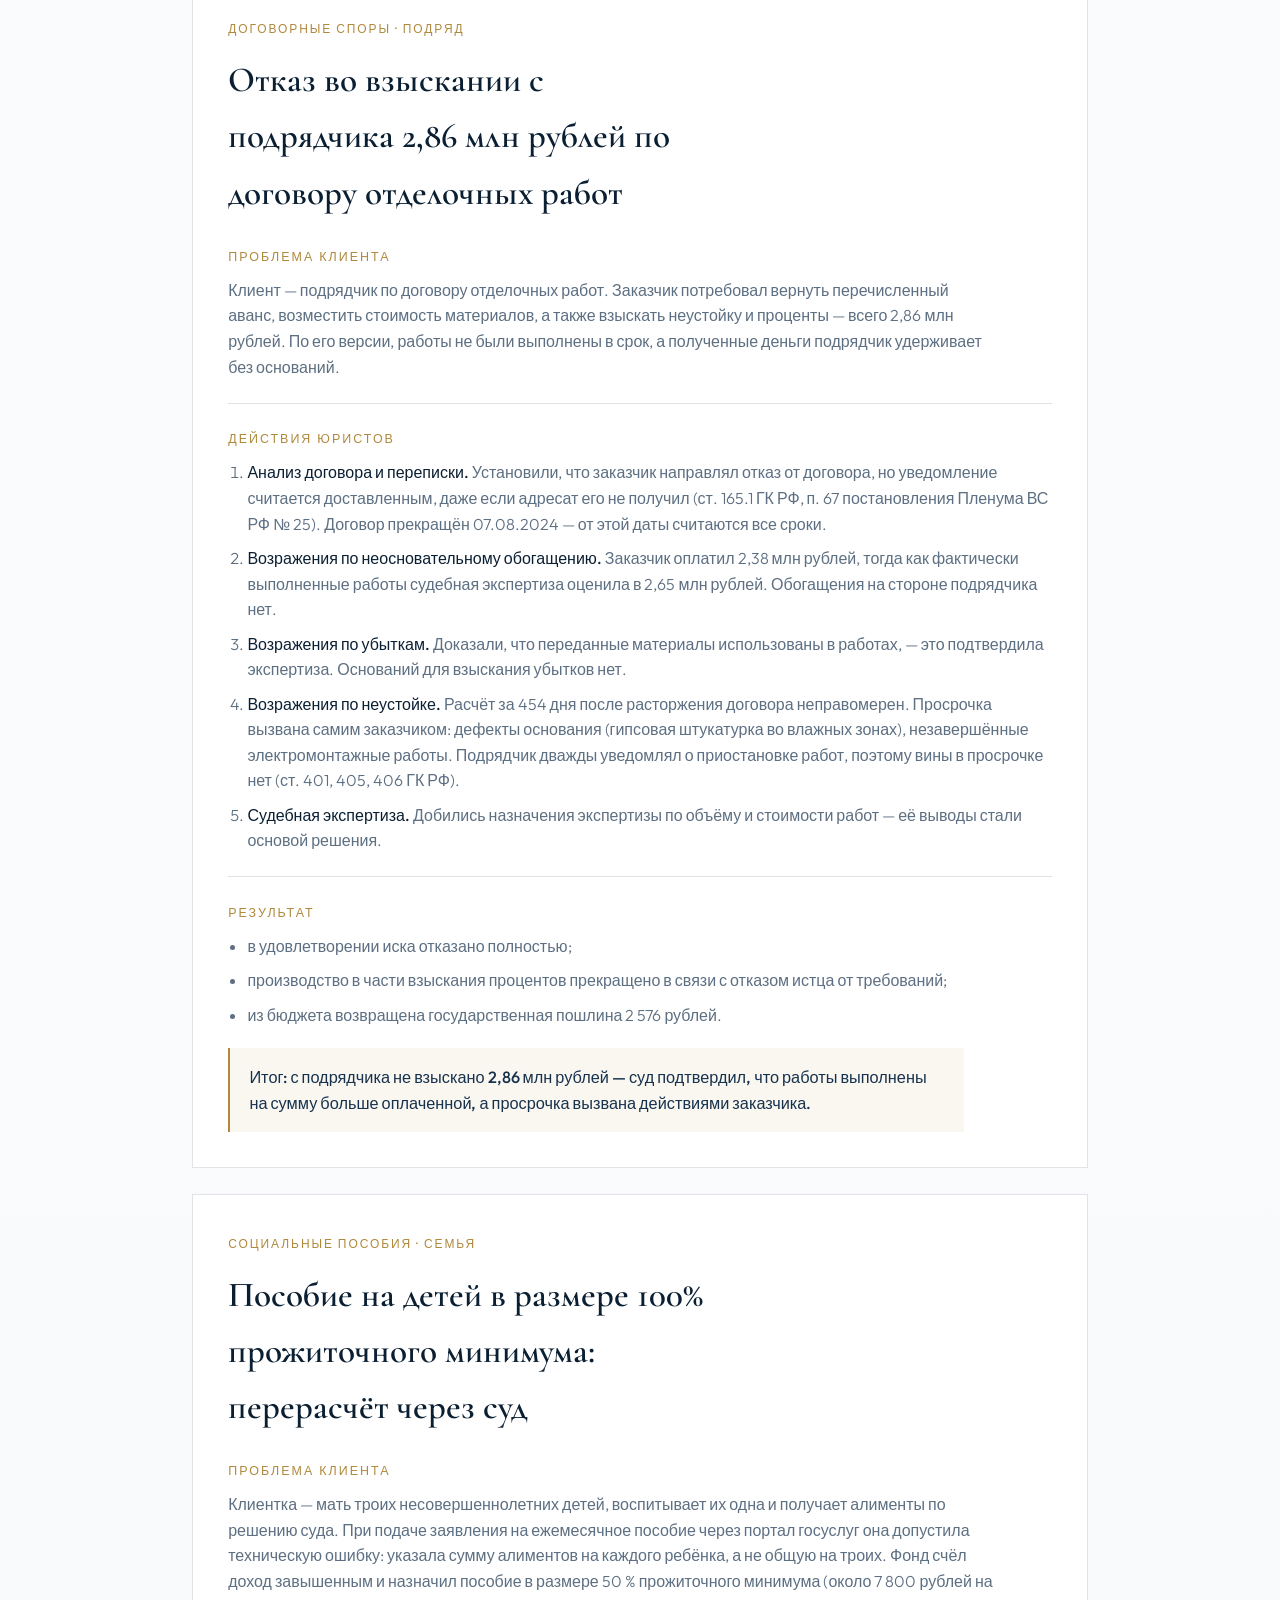
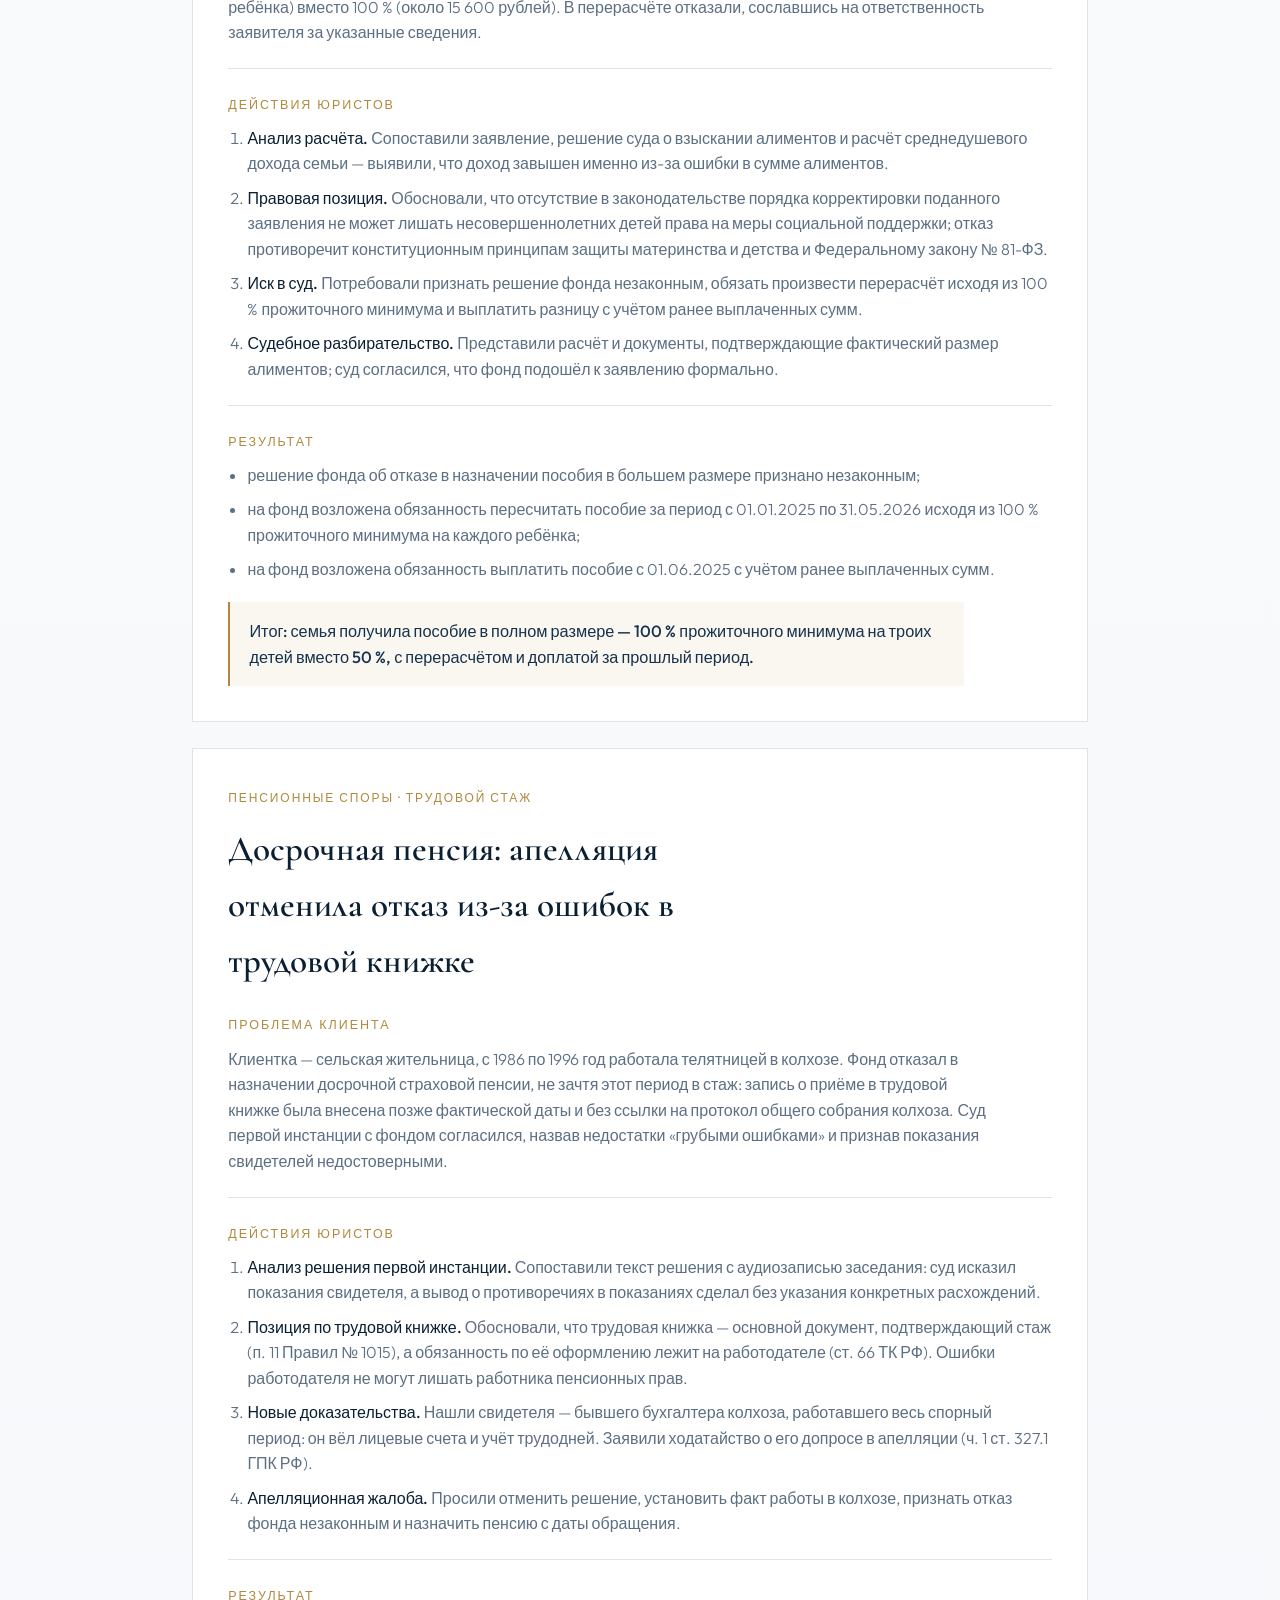
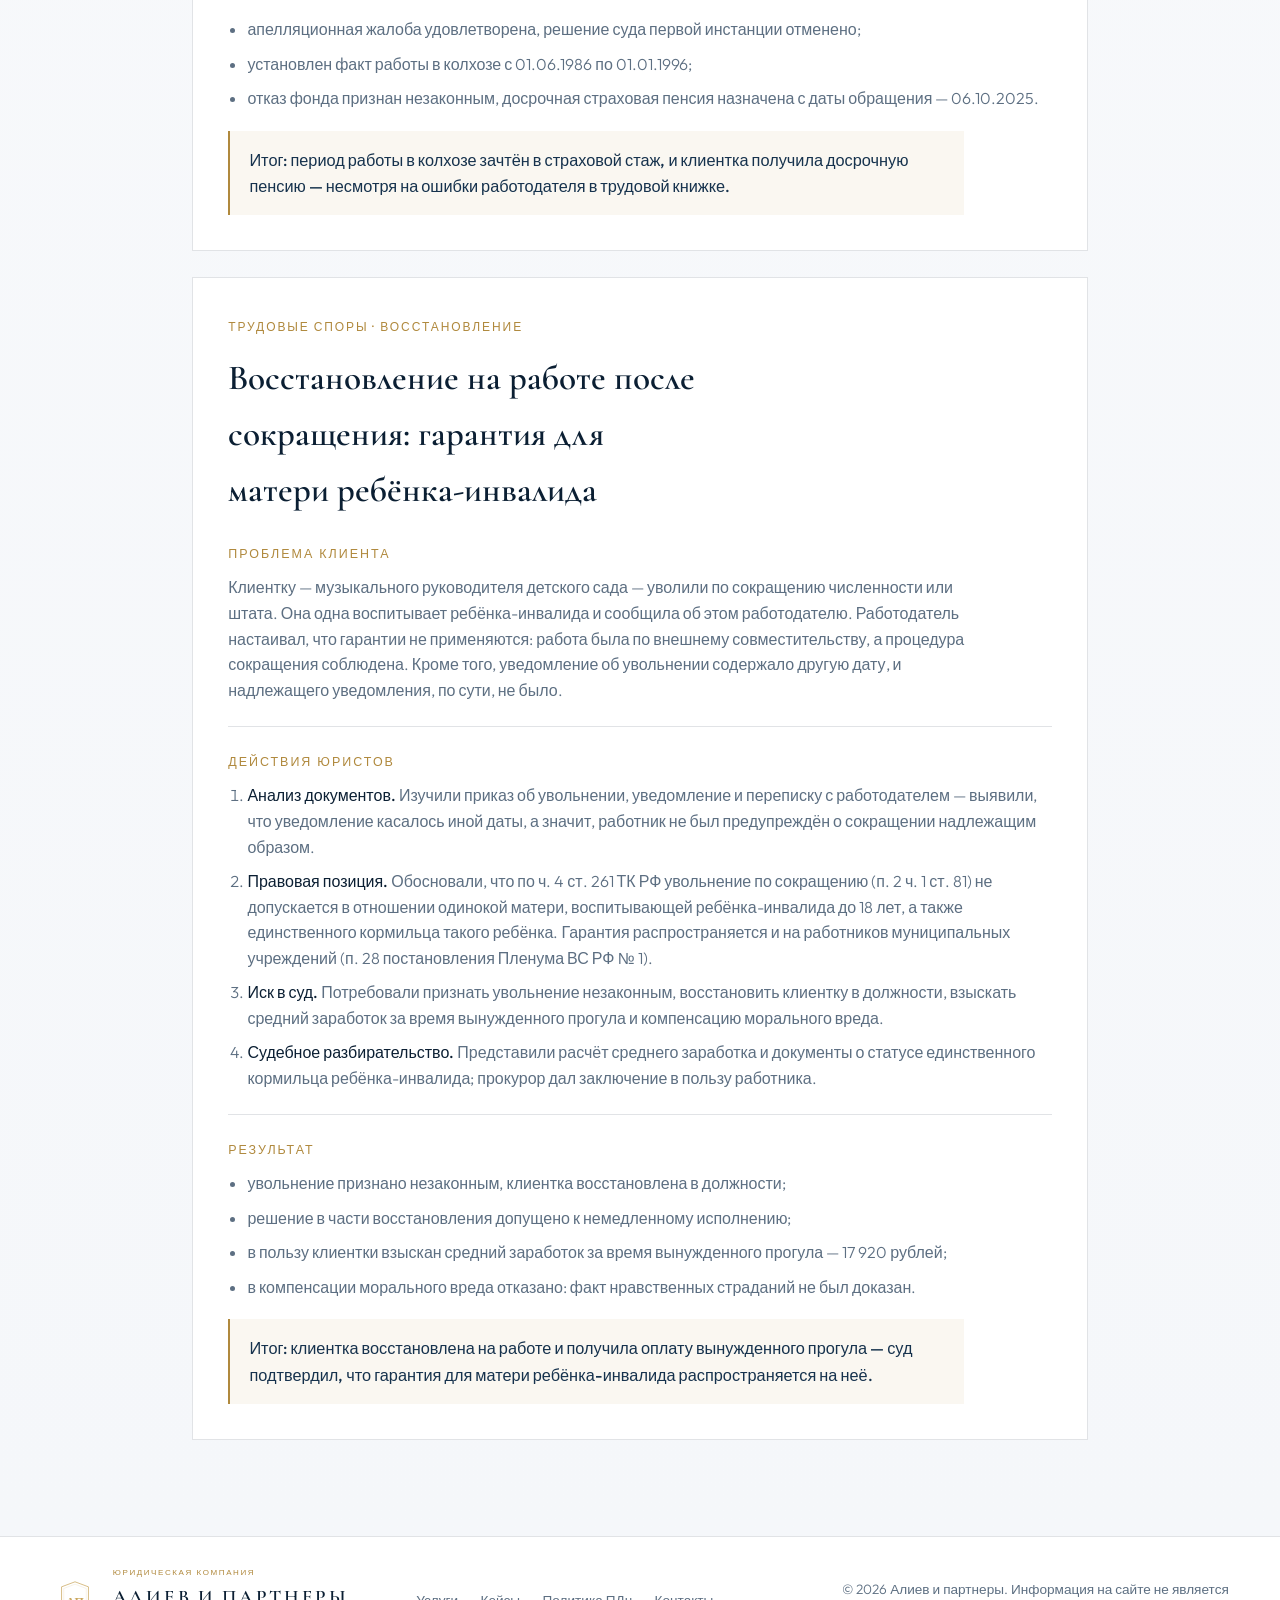
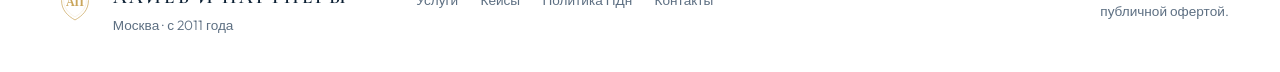
<file: cases.html>
﻿<!DOCTYPE html>
<html lang="ru">
<head>
  <meta charset="UTF-8" />
  <meta name="viewport" content="width=device-width, initial-scale=1.0" />
  <title>Кейсы — юридическая компания «Алиев и партнеры»</title>
  <meta name="description" content="Примеры дел «Алиев и партнеры»: споры с банками, защита прав потребителей, хранение транспортных средств, банкротство, договорные споры, социальные пособия, пенсионные и трудовые споры. Москва, тел. +7 (977) 709-33-93." />
  <meta name="robots" content="index, follow" />
  <link rel="canonical" href="https://consulmsk.ru/cases.html" />
  <meta property="og:type" content="website" />
  <meta property="og:locale" content="ru_RU" />
  <meta property="og:url" content="https://consulmsk.ru/cases.html" />
  <meta property="og:title" content="Кейсы — юридическая компания «Алиев и партнеры»" />
  <meta property="og:description" content="Примеры дел юридической компании «Алиев и партнеры» в Москве." />
  <meta property="og:image" content="https://consulmsk.ru/assets/emblem.png?v=20261126g" />
  <link rel="preconnect" href="https://fonts.googleapis.com" />
  <link rel="preconnect" href="https://fonts.gstatic.com" crossorigin />
  <link href="https://fonts.googleapis.com/css2?family=Cormorant+Garamond:ital,wght@0,500;0,600;0,700;1,500&family=Outfit:wght@300;400;500;600&display=swap" rel="stylesheet" />
  <link rel="stylesheet" href="styles.css?v=20261126g" />
</head>
<body>
  <header class="site-header">
    <a class="brand" href="index.html" aria-label="Алиев и партнеры — на главную">
      <img src="assets/emblem.svg?v=20261126g" alt="" class="brand-mark" width="40" height="40" />
      <span class="brand-name"><span class="brand-kind">юридическая компания</span><span class="brand-title">АЛИЕВ И ПАРТНЕРЫ</span></span>
    </a>
    <nav class="nav" aria-label="Основная навигация">
      <a href="index.html#services">Услуги</a>
      <a href="cases.html" aria-current="page">Кейсы</a>
      <a href="index.html#about">О компании</a>
      <a href="index.html#contact">Контакты</a>
      <a class="header-cta header-cta--solid js-callback" href="index.html#contact">Перезвоните мне</a>
    </nav>
    <button class="menu-toggle" type="button" aria-label="Открыть меню" aria-expanded="false">
      <span></span><span></span>
    </button>
  </header>

  <main>
    <section class="page-hero">
      <nav class="breadcrumb" aria-label="Хлебные крошки">
        <a href="index.html">Главная</a>
        <span aria-hidden="true">/</span>
        <span aria-current="page">Кейсы</span>
      </nav>
      <div class="page-hero-inner">
        <span class="page-hero-icon"><svg class="" viewBox="0 0 24 24" fill="none" stroke="currentColor" stroke-width="1.4" stroke-linecap="round" stroke-linejoin="round" aria-hidden="true" focusable="false"><path d="M6 3h9l3 3v15H6z"/><path d="M9 12h6M9 16h4M15 3v3h3"/></svg></span>
        <div>
          <p class="eyebrow">Кейсы</p>
          <h1>Примеры дел</h1>
          <p class="section-lead">Как проходили дела и чем закончились — с фактами и результатом.</p>
        </div>
      </div>
    </section>

    <section class="cases">
      
      <article class="case-study">
        <span class="case-tag">115-ФЗ · Банковские споры</span>
        <h3>Признание незаконной блокировки счёта по 115-ФЗ и взыскание убытков с банка</h3>
        <div class="case-block">
          <h4>Проблема клиента</h4>
          <p>Клиент столкнулся с незаконной блокировкой расчётного счёта. Банк приостановил дистанционное банковское обслуживание (ДБО) и отказал в проведении операций по платёжным поручениям, сославшись на подозрения в нарушении Федерального закона № 115-ФЗ. Банк потребовал документы, подтверждающие законность операций, однако, несмотря на их предоставление, отказался возобновить обслуживание. Это привело к убыткам, включая повышенные комиссии за операции в бумажном виде.</p>
        </div>
        <div class="case-block">
          <h4>Действия юристов</h4>
          <ol>
            <li><strong>Анализ ситуации.</strong> Изучены договор банковского обслуживания, платёжные поручения и документы, переданные банку. Установлено, что банк не представил достаточных доказательств нарушений, а блокировка проведена без достаточных оснований.</li>
            <li><strong>Претензионная работа.</strong> Подготовлена претензия с требованием разблокировать счёт и возобновить ДБО. Банк отказал, сославшись на отсутствие доказательств законности операций.</li>
            <li><strong>Обращение в суд.</strong> Подготовлено исковое заявление с требованиями признать незаконным отказ банка в проведении операций, обязать возобновить ДБО и взыскать убытки.</li>
            <li><strong>Судебное разбирательство.</strong> Представлены доказательства своевременного предоставления документов и законного характера операций. Банк не доказал основания для блокировки.</li>
          </ol>
        </div>
        <div class="case-block">
          <h4>Результат</h4>
          <ul>
            <li>решение банка об отказе в проведении операций признано незаконным;</li>
            <li>банк обязан возобновить ДБО в течение 10 рабочих дней с момента вступления решения в силу;</li>
            <li>с банка взысканы убытки, включая повышенные комиссии за операции в бумажном виде.</li>
          </ul>
        </div>
        <p class="case-result">Итог: клиент восстановил доступ к счёту и компенсировал убытки, вызванные незаконными действиями банка.</p>
      </article>
      <article class="case-study">
        <span class="case-tag">Защита прав потребителей</span>
        <h3>Взыскание стоимости товара, неустойки и штрафа с продавца бытовой техники</h3>
        <div class="case-block">
          <h4>Проблема клиента</h4>
          <p>Клиент приобрёл газовую варочную панель на Wildberries у ООО «ВБ Ритейл». Товар оказался ненадлежащего качества, а продавец добровольно не удовлетворил требования о возврате денежных средств. Без судебного спора вернуть деньги и добиться компенсации не удалось.</p>
        </div>
        <div class="case-block">
          <h4>Действия юристов</h4>
          <ol>
            <li><strong>Подготовка позиции.</strong> Собраны доказательства покупки и обращения к продавцу, рассчитаны требования по Закону о защите прав потребителей.</li>
            <li><strong>Иск в суд.</strong> Подано исковое заявление о взыскании стоимости товара, неустойки, компенсации морального вреда и штрафа за отказ добровольно удовлетворить требования потребителя.</li>
            <li><strong>Судебное разбирательство.</strong> Дело рассмотрено судом. Требования удовлетворены частично.</li>
            <li><strong>Судебные расходы.</strong> После вступления решения в силу заявлено о взыскании расходов на представителя и иных издержек. Определением суда требования о судебных расходах удовлетворены частично.</li>
          </ol>
        </div>
        <div class="case-block">
          <h4>Результат</h4>
          <ul>
            <li>взыскана стоимость товара, купленного на Wildberries;</li>
            <li>взыскана неустойка, в том числе до момента фактического исполнения решения суда;</li>
            <li>взыскана компенсация морального вреда;</li>
            <li>взыскан штраф в пользу потребителя;</li>
            <li>взысканы судебные расходы: услуги представителя, почтовые расходы и банковская комиссия.</li>
          </ul>
        </div>
        <p class="case-result">Итог: взыскана стоимость товара, купленного на Wildberries, а также неустойка, штраф и судебные расходы.</p>
      </article>
      <article class="case-study">
        <span class="case-tag">Хранение транспортных средств · Апелляция</span>
        <h3>Отмена взыскания платы за хранение задержанного автомобиля</h3>
        <div class="case-block">
          <h4>Проблема клиента</h4>
          <p>Автомобиль клиента был задержан и помещён на специализированную стоянку в связи с делом об административном правонарушении. Владелец стоянки потребовал оплату за весь период нахождения машины на стоянке — включая время до возбуждения производства и после его окончания. Суд первой инстанции взыскал с клиента сумму за весь период хранения — более 776 000 рублей.</p>
        </div>
        <div class="case-block">
          <h4>Действия юристов</h4>
          <ol>
            <li><strong>Анализ материалов.</strong> Сопоставили протокол задержания, постановление по делу об административном правонарушении, дату помещения автомобиля на стоянку и дату окончания производства по делу.</li>
            <li><strong>Правовая позиция.</strong> Обосновали, что хранение регулируется главой 47 ГК РФ, а не административным законодательством, и что плата может начисляться только за период с момента помещения автомобиля на стоянку до окончания производства по делу.</li>
            <li><strong>Бремя содержания имущества.</strong> Указали, что по статье 210 ГК РФ расходы на содержание имущества несёт собственник автомобиля, который знал о нахождении машины на стоянке, но не принял мер к её возврату.</li>
            <li><strong>Апелляционная жалоба.</strong> Со ссылкой на правовую позицию Верховного Суда РФ просили отменить решение в части взыскания платы за период после окончания производства и принять по делу новое решение.</li>
          </ol>
        </div>
        <div class="case-block">
          <h4>Результат</h4>
          <ul>
            <li>апелляционная жалоба удовлетворена;</li>
            <li>решение суда первой инстанции в части взыскания платы за хранение после окончания производства отменено;</li>
            <li>по делу принято новое решение.</li>
          </ul>
        </div>
        <p class="case-result">Итог: взыскание платы за хранение автомобиля за период после окончания производства по делу отменено — апелляционный суд принял новое решение.</p>
      </article>
      <article class="case-study">
        <span class="case-tag">Банкротство · Конкурсная масса</span>
        <h3>Пополнение конкурсной массы за счёт доли супруга должника</h3>
        <div class="case-block">
          <h4>Проблема клиента</h4>
          <p>Клиент — кредитор в деле о банкротстве гражданина. В период процедуры на счёт супруги должника поступило более 2,3 млн рублей. Супруга настаивала, что это личные средства: займы от третьих лиц и возврат ранее выданных займов, поэтому деньги нельзя включать в конкурсную массу. Финансовый управляющий возражал против требований кредитора.</p>
        </div>
        <div class="case-block">
          <h4>Действия юристов</h4>
          <ol>
            <li><strong>Анализ движения средств.</strong> Запросили и сопоставили выписки по счетам должника и его супруги, определили период поступлений и размер средств, поступивших на её счёт.</li>
            <li><strong>Правовая позиция.</strong> Обосновали, что доходы, полученные супругами в браке, являются их совместной собственностью (ст. 34 СК РФ), а имущество гражданина на дату признания банкротом и выявленное после составляет конкурсную массу (ст. 213.25 Закона о банкротстве).</li>
            <li><strong>Опровержение доводов.</strong> Показали, что доказательств личного характера средств — полученных до брака, в дар, в порядке наследования или по безвозмездным сделкам — не представлено, а доводы о займах документально не подтверждены.</li>
            <li><strong>Судебное разбирательство.</strong> Поддержали заявление в арбитражном суде, в том числе при рассмотрении заявления о фальсификации документов, которое суд оставил без удовлетворения.</li>
          </ol>
        </div>
        <div class="case-block">
          <h4>Результат</h4>
          <ul>
            <li>заявление кредитора удовлетворено;</li>
            <li>супруга должника обязана перечислить в конкурсную массу половину поступивших средств — 1,17 млн рублей;</li>
            <li>с супруги в пользу кредитора взыскана государственная пошлина 25 000 рублей.</li>
          </ul>
        </div>
        <p class="case-result">Итог: конкурсная масса пополнена на 1,17 млн рублей, требования кредитора удовлетворены в полном объёме.</p>
      </article>
      <article class="case-study">
        <span class="case-tag">Договорные споры · Подряд</span>
        <h3>Отказ во взыскании с подрядчика 2,86 млн рублей по договору отделочных работ</h3>
        <div class="case-block">
          <h4>Проблема клиента</h4>
          <p>Клиент — подрядчик по договору отделочных работ. Заказчик потребовал вернуть перечисленный аванс, возместить стоимость материалов, а также взыскать неустойку и проценты — всего 2,86 млн рублей. По его версии, работы не были выполнены в срок, а полученные деньги подрядчик удерживает без оснований.</p>
        </div>
        <div class="case-block">
          <h4>Действия юристов</h4>
          <ol>
            <li><strong>Анализ договора и переписки.</strong> Установили, что заказчик направлял отказ от договора, но уведомление считается доставленным, даже если адресат его не получил (ст. 165.1 ГК РФ, п. 67 постановления Пленума ВС РФ № 25). Договор прекращён 07.08.2024 — от этой даты считаются все сроки.</li>
            <li><strong>Возражения по неосновательному обогащению.</strong> Заказчик оплатил 2,38 млн рублей, тогда как фактически выполненные работы судебная экспертиза оценила в 2,65 млн рублей. Обогащения на стороне подрядчика нет.</li>
            <li><strong>Возражения по убыткам.</strong> Доказали, что переданные материалы использованы в работах, — это подтвердила экспертиза. Оснований для взыскания убытков нет.</li>
            <li><strong>Возражения по неустойке.</strong> Расчёт за 454 дня после расторжения договора неправомерен. Просрочка вызвана самим заказчиком: дефекты основания (гипсовая штукатурка во влажных зонах), незавершённые электромонтажные работы. Подрядчик дважды уведомлял о приостановке работ, поэтому вины в просрочке нет (ст. 401, 405, 406 ГК РФ).</li>
            <li><strong>Судебная экспертиза.</strong> Добились назначения экспертизы по объёму и стоимости работ — её выводы стали основой решения.</li>
          </ol>
        </div>
        <div class="case-block">
          <h4>Результат</h4>
          <ul>
            <li>в удовлетворении иска отказано полностью;</li>
            <li>производство в части взыскания процентов прекращено в связи с отказом истца от требований;</li>
            <li>из бюджета возвращена государственная пошлина 2 576 рублей.</li>
          </ul>
        </div>
        <p class="case-result">Итог: с подрядчика не взыскано 2,86 млн рублей — суд подтвердил, что работы выполнены на сумму больше оплаченной, а просрочка вызвана действиями заказчика.</p>
      </article>
      <article class="case-study">
        <span class="case-tag">Социальные пособия · Семья</span>
        <h3>Пособие на детей в размере 100% прожиточного минимума: перерасчёт через суд</h3>
        <div class="case-block">
          <h4>Проблема клиента</h4>
          <p>Клиентка — мать троих несовершеннолетних детей, воспитывает их одна и получает алименты по решению суда. При подаче заявления на ежемесячное пособие через портал госуслуг она допустила техническую ошибку: указала сумму алиментов на каждого ребёнка, а не общую на троих. Фонд счёл доход завышенным и назначил пособие в размере 50 % прожиточного минимума (около 7 800 рублей на ребёнка) вместо 100 % (около 15 600 рублей). В перерасчёте отказали, сославшись на ответственность заявителя за указанные сведения.</p>
        </div>
        <div class="case-block">
          <h4>Действия юристов</h4>
          <ol>
            <li><strong>Анализ расчёта.</strong> Сопоставили заявление, решение суда о взыскании алиментов и расчёт среднедушевого дохода семьи — выявили, что доход завышен именно из-за ошибки в сумме алиментов.</li>
            <li><strong>Правовая позиция.</strong> Обосновали, что отсутствие в законодательстве порядка корректировки поданного заявления не может лишать несовершеннолетних детей права на меры социальной поддержки; отказ противоречит конституционным принципам защиты материнства и детства и Федеральному закону № 81-ФЗ.</li>
            <li><strong>Иск в суд.</strong> Потребовали признать решение фонда незаконным, обязать произвести перерасчёт исходя из 100 % прожиточного минимума и выплатить разницу с учётом ранее выплаченных сумм.</li>
            <li><strong>Судебное разбирательство.</strong> Представили расчёт и документы, подтверждающие фактический размер алиментов; суд согласился, что фонд подошёл к заявлению формально.</li>
          </ol>
        </div>
        <div class="case-block">
          <h4>Результат</h4>
          <ul>
            <li>решение фонда об отказе в назначении пособия в большем размере признано незаконным;</li>
            <li>на фонд возложена обязанность пересчитать пособие за период с 01.01.2025 по 31.05.2026 исходя из 100 % прожиточного минимума на каждого ребёнка;</li>
            <li>на фонд возложена обязанность выплатить пособие с 01.06.2025 с учётом ранее выплаченных сумм.</li>
          </ul>
        </div>
        <p class="case-result">Итог: семья получила пособие в полном размере — 100 % прожиточного минимума на троих детей вместо 50 %, с перерасчётом и доплатой за прошлый период.</p>
      </article>
      <article class="case-study">
        <span class="case-tag">Пенсионные споры · Трудовой стаж</span>
        <h3>Досрочная пенсия: апелляция отменила отказ из-за ошибок в трудовой книжке</h3>
        <div class="case-block">
          <h4>Проблема клиента</h4>
          <p>Клиентка — сельская жительница, с 1986 по 1996 год работала телятницей в колхозе. Фонд отказал в назначении досрочной страховой пенсии, не зачтя этот период в стаж: запись о приёме в трудовой книжке была внесена позже фактической даты и без ссылки на протокол общего собрания колхоза. Суд первой инстанции с фондом согласился, назвав недостатки «грубыми ошибками» и признав показания свидетелей недостоверными.</p>
        </div>
        <div class="case-block">
          <h4>Действия юристов</h4>
          <ol>
            <li><strong>Анализ решения первой инстанции.</strong> Сопоставили текст решения с аудиозаписью заседания: суд исказил показания свидетеля, а вывод о противоречиях в показаниях сделал без указания конкретных расхождений.</li>
            <li><strong>Позиция по трудовой книжке.</strong> Обосновали, что трудовая книжка — основной документ, подтверждающий стаж (п. 11 Правил № 1015), а обязанность по её оформлению лежит на работодателе (ст. 66 ТК РФ). Ошибки работодателя не могут лишать работника пенсионных прав.</li>
            <li><strong>Новые доказательства.</strong> Нашли свидетеля — бывшего бухгалтера колхоза, работавшего весь спорный период: он вёл лицевые счета и учёт трудодней. Заявили ходатайство о его допросе в апелляции (ч. 1 ст. 327.1 ГПК РФ).</li>
            <li><strong>Апелляционная жалоба.</strong> Просили отменить решение, установить факт работы в колхозе, признать отказ фонда незаконным и назначить пенсию с даты обращения.</li>
          </ol>
        </div>
        <div class="case-block">
          <h4>Результат</h4>
          <ul>
            <li>апелляционная жалоба удовлетворена, решение суда первой инстанции отменено;</li>
            <li>установлен факт работы в колхозе с 01.06.1986 по 01.01.1996;</li>
            <li>отказ фонда признан незаконным, досрочная страховая пенсия назначена с даты обращения — 06.10.2025.</li>
          </ul>
        </div>
        <p class="case-result">Итог: период работы в колхозе зачтён в страховой стаж, и клиентка получила досрочную пенсию — несмотря на ошибки работодателя в трудовой книжке.</p>
      </article>
      <article class="case-study">
        <span class="case-tag">Трудовые споры · Восстановление</span>
        <h3>Восстановление на работе после сокращения: гарантия для матери ребёнка-инвалида</h3>
        <div class="case-block">
          <h4>Проблема клиента</h4>
          <p>Клиентку — музыкального руководителя детского сада — уволили по сокращению численности или штата. Она одна воспитывает ребёнка-инвалида и сообщила об этом работодателю. Работодатель настаивал, что гарантии не применяются: работа была по внешнему совместительству, а процедура сокращения соблюдена. Кроме того, уведомление об увольнении содержало другую дату, и надлежащего уведомления, по сути, не было.</p>
        </div>
        <div class="case-block">
          <h4>Действия юристов</h4>
          <ol>
            <li><strong>Анализ документов.</strong> Изучили приказ об увольнении, уведомление и переписку с работодателем — выявили, что уведомление касалось иной даты, а значит, работник не был предупреждён о сокращении надлежащим образом.</li>
            <li><strong>Правовая позиция.</strong> Обосновали, что по ч. 4 ст. 261 ТК РФ увольнение по сокращению (п. 2 ч. 1 ст. 81) не допускается в отношении одинокой матери, воспитывающей ребёнка-инвалида до 18 лет, а также единственного кормильца такого ребёнка. Гарантия распространяется и на работников муниципальных учреждений (п. 28 постановления Пленума ВС РФ № 1).</li>
            <li><strong>Иск в суд.</strong> Потребовали признать увольнение незаконным, восстановить клиентку в должности, взыскать средний заработок за время вынужденного прогула и компенсацию морального вреда.</li>
            <li><strong>Судебное разбирательство.</strong> Представили расчёт среднего заработка и документы о статусе единственного кормильца ребёнка-инвалида; прокурор дал заключение в пользу работника.</li>
          </ol>
        </div>
        <div class="case-block">
          <h4>Результат</h4>
          <ul>
            <li>увольнение признано незаконным, клиентка восстановлена в должности;</li>
            <li>решение в части восстановления допущено к немедленному исполнению;</li>
            <li>в пользу клиентки взыскан средний заработок за время вынужденного прогула — 17 920 рублей;</li>
            <li>в компенсации морального вреда отказано: факт нравственных страданий не был доказан.</li>
          </ul>
        </div>
        <p class="case-result">Итог: клиентка восстановлена на работе и получила оплату вынужденного прогула — суд подтвердил, что гарантия для матери ребёнка-инвалида распространяется на неё.</p>
      </article>
    </section>
  </main>

  <footer class="site-footer">
    <div class="footer-brand">
      <img src="assets/emblem.svg?v=20261126g" alt="Эмблема «Алиев и партнеры»" width="48" height="48" />
      <div>
        <span class="footer-kind">юридическая компания</span><strong>АЛИЕВ И ПАРТНЕРЫ</strong>
        <p>Москва · с 2011 года</p>
      </div>
    </div>
    <ul class="footer-links">
      <li><a href="index.html#services">Услуги</a></li>
      <li><a href="cases.html">Кейсы</a></li>
      <li><a href="privacy.html">Политика ПДн</a></li>
      <li><a href="index.html#contact">Контакты</a></li>
    </ul>
    <p class="footer-legal">© <span data-year></span> Алиев и партнеры. Информация на сайте не является публичной офертой.</p>
  </footer>

  <script src="config.js?v=20261126g"></script>
  <script src="script.js?v=20261126g"></script>
</body>
</html>
</file>
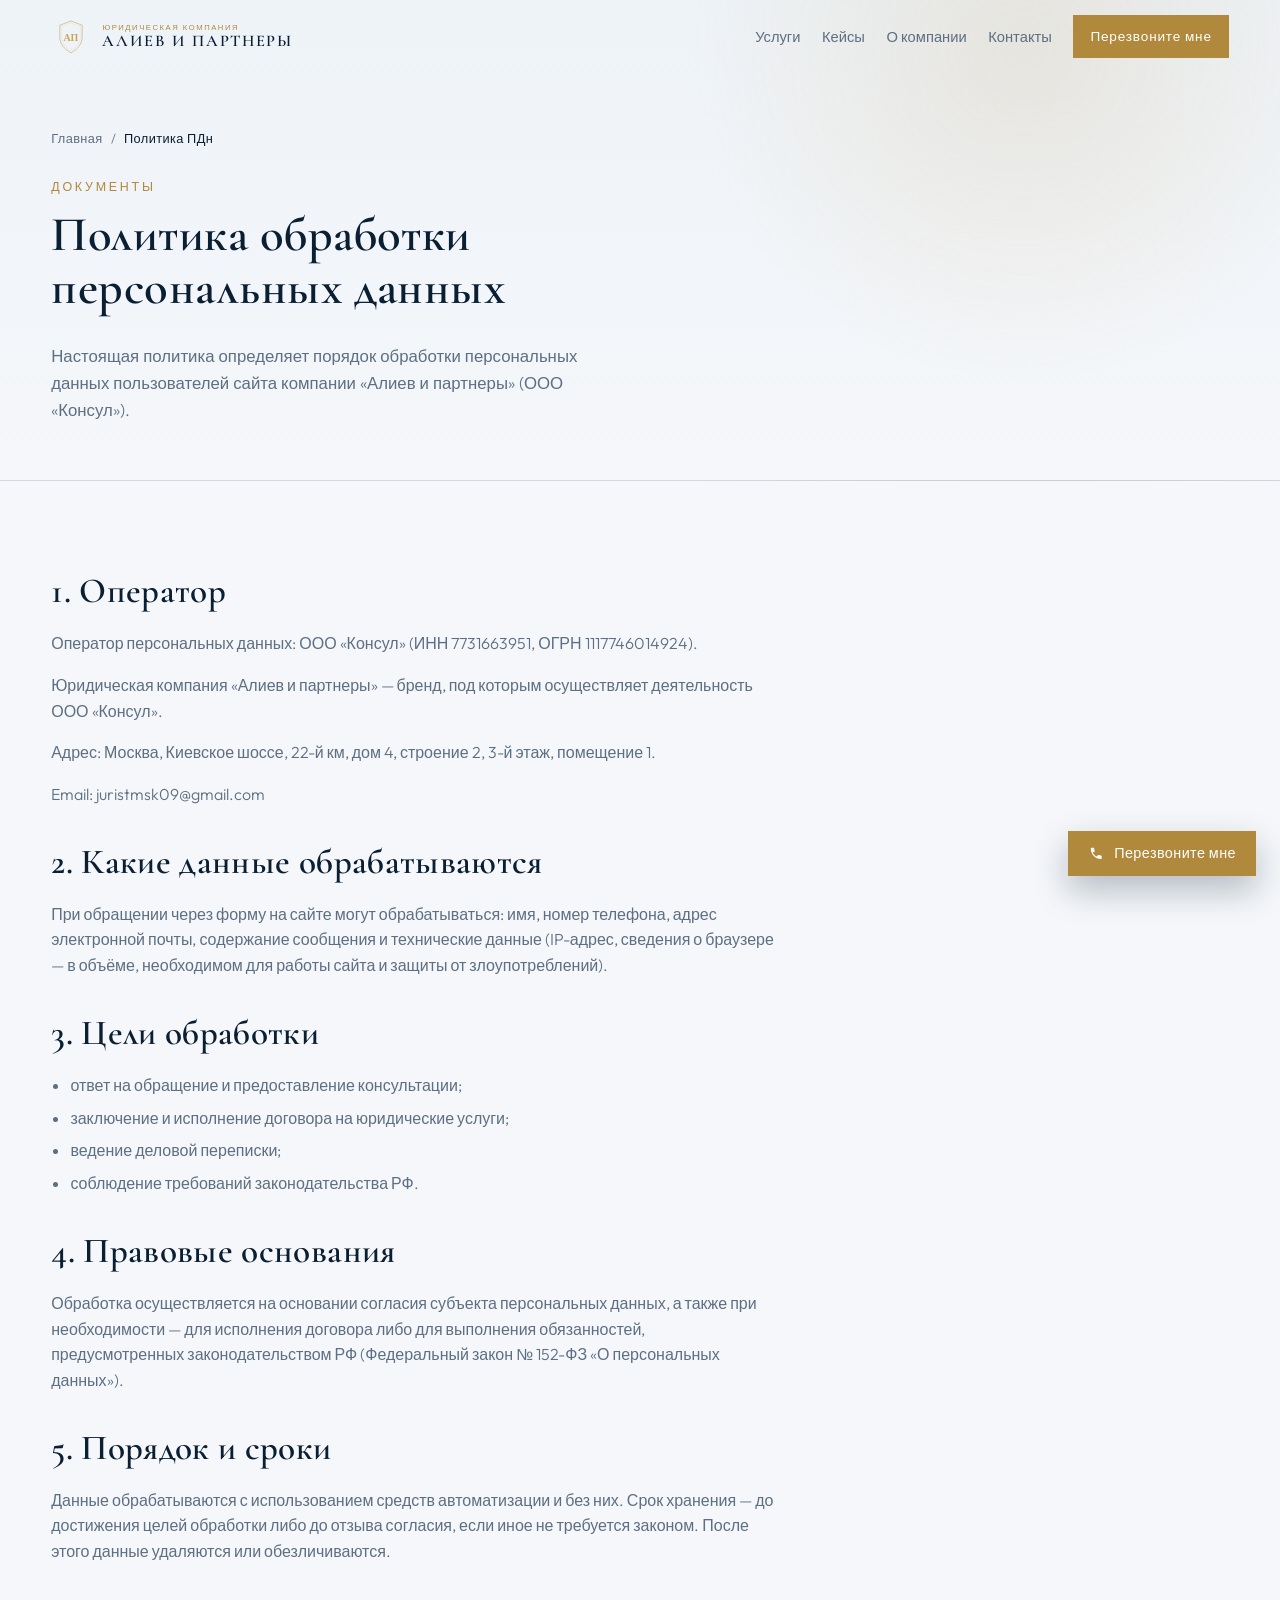
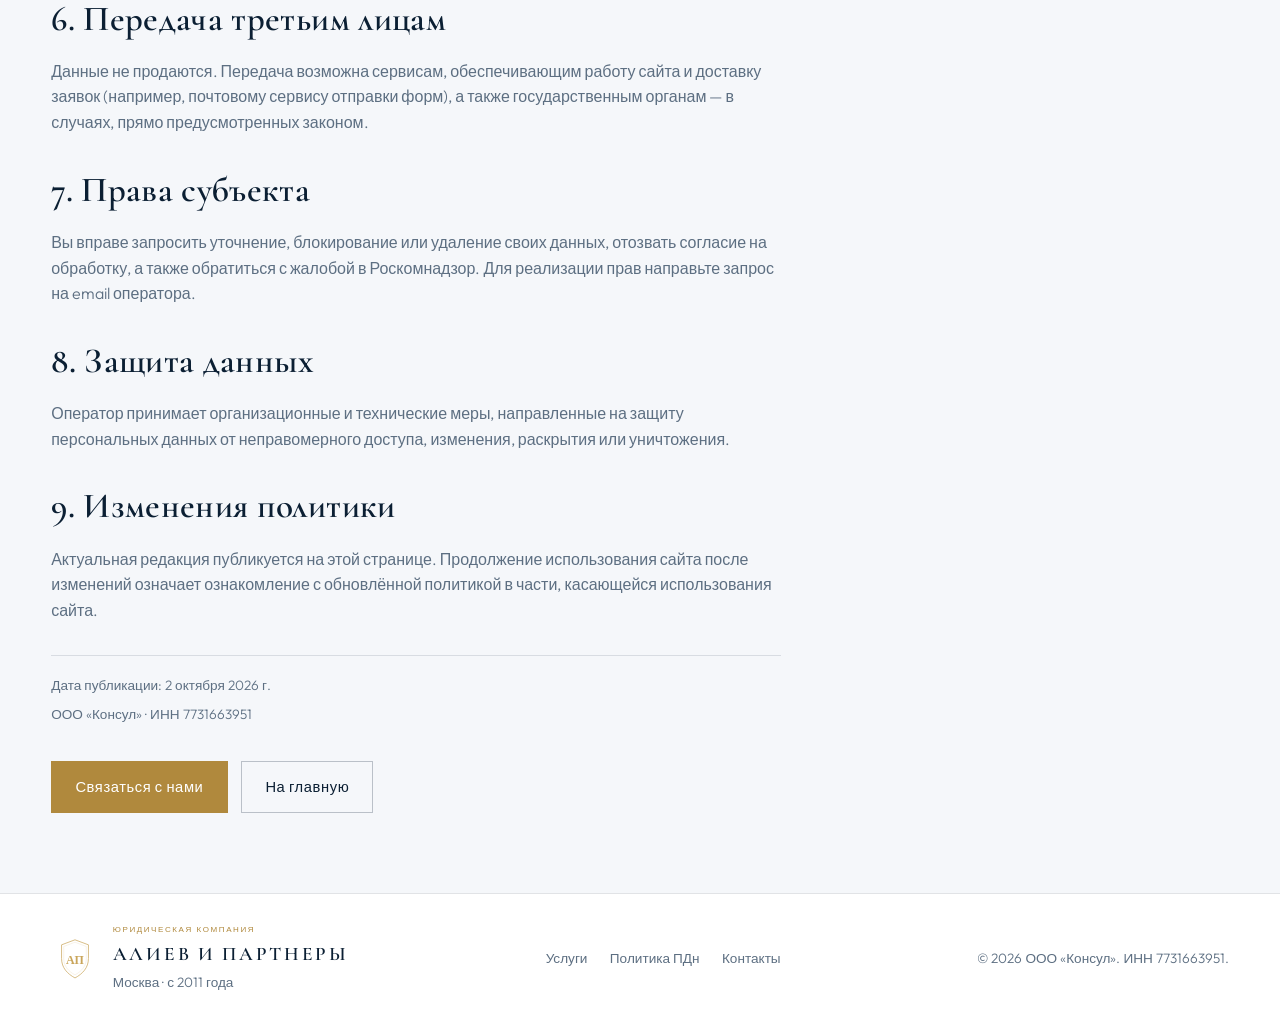
<file: privacy.html>
﻿<!DOCTYPE html>
<html lang="ru">
<head>
  <meta charset="UTF-8" />
  <meta name="viewport" content="width=device-width, initial-scale=1.0" />
  <title>Политика ПДн — юридическая компания «Алиев и партнеры» | ИНН 7731663951</title>
  <meta name="description" content="Политика обработки персональных данных ООО «Консул», ИНН 7731663951, ОГРН 1117746014924." />
  <meta name="robots" content="index, follow" />
  <link rel="canonical" href="https://consulmsk.ru/privacy.html" />
  <link rel="preconnect" href="https://fonts.googleapis.com" />
  <link rel="preconnect" href="https://fonts.gstatic.com" crossorigin />
  <link href="https://fonts.googleapis.com/css2?family=Cormorant+Garamond:ital,wght@0,500;0,600;0,700;1,500&family=Outfit:wght@300;400;500;600&display=swap" rel="stylesheet" />
  <link rel="stylesheet" href="styles.css?v=20261126g" />
</head>
<body>
  <header class="site-header">
    <a class="brand" href="index.html" aria-label="Алиев и партнеры — на главную">
      <img src="assets/emblem.svg?v=20261126g" alt="" class="brand-mark" width="40" height="40" />
      <span class="brand-name"><span class="brand-kind">юридическая компания</span><span class="brand-title">АЛИЕВ И ПАРТНЕРЫ</span></span>
    </a>
    <nav class="nav" aria-label="Основная навигация">
      <a href="index.html#services">Услуги</a>
      <a href="cases.html">Кейсы</a>
      <a href="index.html#about">О компании</a>
      <a href="index.html#contact">Контакты</a>
      <a class="header-cta header-cta--solid js-callback" href="index.html#contact">Перезвоните мне</a>
    </nav>
    <button class="menu-toggle" type="button" aria-label="Открыть меню" aria-expanded="false">
      <span></span><span></span>
    </button>
  </header>

  <main>
    <section class="page-hero">
      <nav class="breadcrumb" aria-label="Хлебные крошки">
        <a href="index.html">Главная</a>
        <span aria-hidden="true">/</span>
        <span aria-current="page">Политика ПДн</span>
      </nav>
      <p class="eyebrow">Документы</p>
      <h1>Политика обработки персональных данных</h1>
      <p class="section-lead">Настоящая политика определяет порядок обработки персональных данных пользователей сайта компании «Алиев и партнеры» (ООО «Консул»).</p>
    </section>

    <article class="page-content">
      <h2>1. Оператор</h2>
      <p>Оператор персональных данных: ООО «Консул» (ИНН 7731663951, ОГРН 1117746014924).</p>
      <p>Юридическая компания «Алиев и партнеры» — бренд, под которым осуществляет деятельность ООО «Консул».</p>
      <p>Адрес: Москва, Киевское шоссе, 22-й км, дом 4, строение 2, 3-й этаж, помещение 1.</p>
      <p>Email: <a href="mailto:juristmsk09@gmail.com">juristmsk09@gmail.com</a></p>

      <h2>2. Какие данные обрабатываются</h2>
      <p>При обращении через форму на сайте могут обрабатываться: имя, номер телефона, адрес электронной почты, содержание сообщения и технические данные (IP-адрес, сведения о браузере — в объёме, необходимом для работы сайта и защиты от злоупотреблений).</p>

      <h2>3. Цели обработки</h2>
      <ul>
        <li>ответ на обращение и предоставление консультации;</li>
        <li>заключение и исполнение договора на юридические услуги;</li>
        <li>ведение деловой переписки;</li>
        <li>соблюдение требований законодательства РФ.</li>
      </ul>

      <h2>4. Правовые основания</h2>
      <p>Обработка осуществляется на основании согласия субъекта персональных данных, а также при необходимости — для исполнения договора либо для выполнения обязанностей, предусмотренных законодательством РФ (Федеральный закон № 152-ФЗ «О персональных данных»).</p>

      <h2>5. Порядок и сроки</h2>
      <p>Данные обрабатываются с использованием средств автоматизации и без них. Срок хранения — до достижения целей обработки либо до отзыва согласия, если иное не требуется законом. После этого данные удаляются или обезличиваются.</p>

      <h2>6. Передача третьим лицам</h2>
      <p>Данные не продаются. Передача возможна сервисам, обеспечивающим работу сайта и доставку заявок (например, почтовому сервису отправки форм), а также государственным органам — в случаях, прямо предусмотренных законом.</p>

      <h2>7. Права субъекта</h2>
      <p>Вы вправе запросить уточнение, блокирование или удаление своих данных, отозвать согласие на обработку, а также обратиться с жалобой в Роскомнадзор. Для реализации прав направьте запрос на email оператора.</p>

      <h2>8. Защита данных</h2>
      <p>Оператор принимает организационные и технические меры, направленные на защиту персональных данных от неправомерного доступа, изменения, раскрытия или уничтожения.</p>

      <h2>9. Изменения политики</h2>
      <p>Актуальная редакция публикуется на этой странице. Продолжение использования сайта после изменений означает ознакомление с обновлённой политикой в части, касающейся использования сайта.</p>

      <div class="legal-meta">
        <p>Дата публикации: 2 октября 2026 г.</p>
        <p>ООО «Консул» · ИНН 7731663951</p>
      </div>

      <div class="page-actions">
        <a class="btn btn-gold" href="index.html#contact">Связаться с нами</a>
        <a class="btn btn-ghost" href="index.html">На главную</a>
      </div>
    </article>
  </main>

  <footer class="site-footer">
    <div class="footer-brand">
      <img src="assets/emblem.svg?v=20261126g" alt="Эмблема «Алиев и партнеры»" width="48" height="48" />
      <div>
        <span class="footer-kind">юридическая компания</span><strong>АЛИЕВ И ПАРТНЕРЫ</strong>
        <p>Москва · с 2011 года</p>
      </div>
    </div>
    <ul class="footer-links">
      <li><a href="index.html#services">Услуги</a></li>
      <li><a href="privacy.html">Политика ПДн</a></li>
      <li><a href="index.html#contact">Контакты</a></li>
    </ul>
    <p class="footer-legal">© <span data-year></span> ООО «Консул». ИНН 7731663951.</p>
  </footer>

  <script src="config.js?v=20261126g"></script>
  <script src="script.js?v=20261126g"></script>
</body>
</html>
</file>
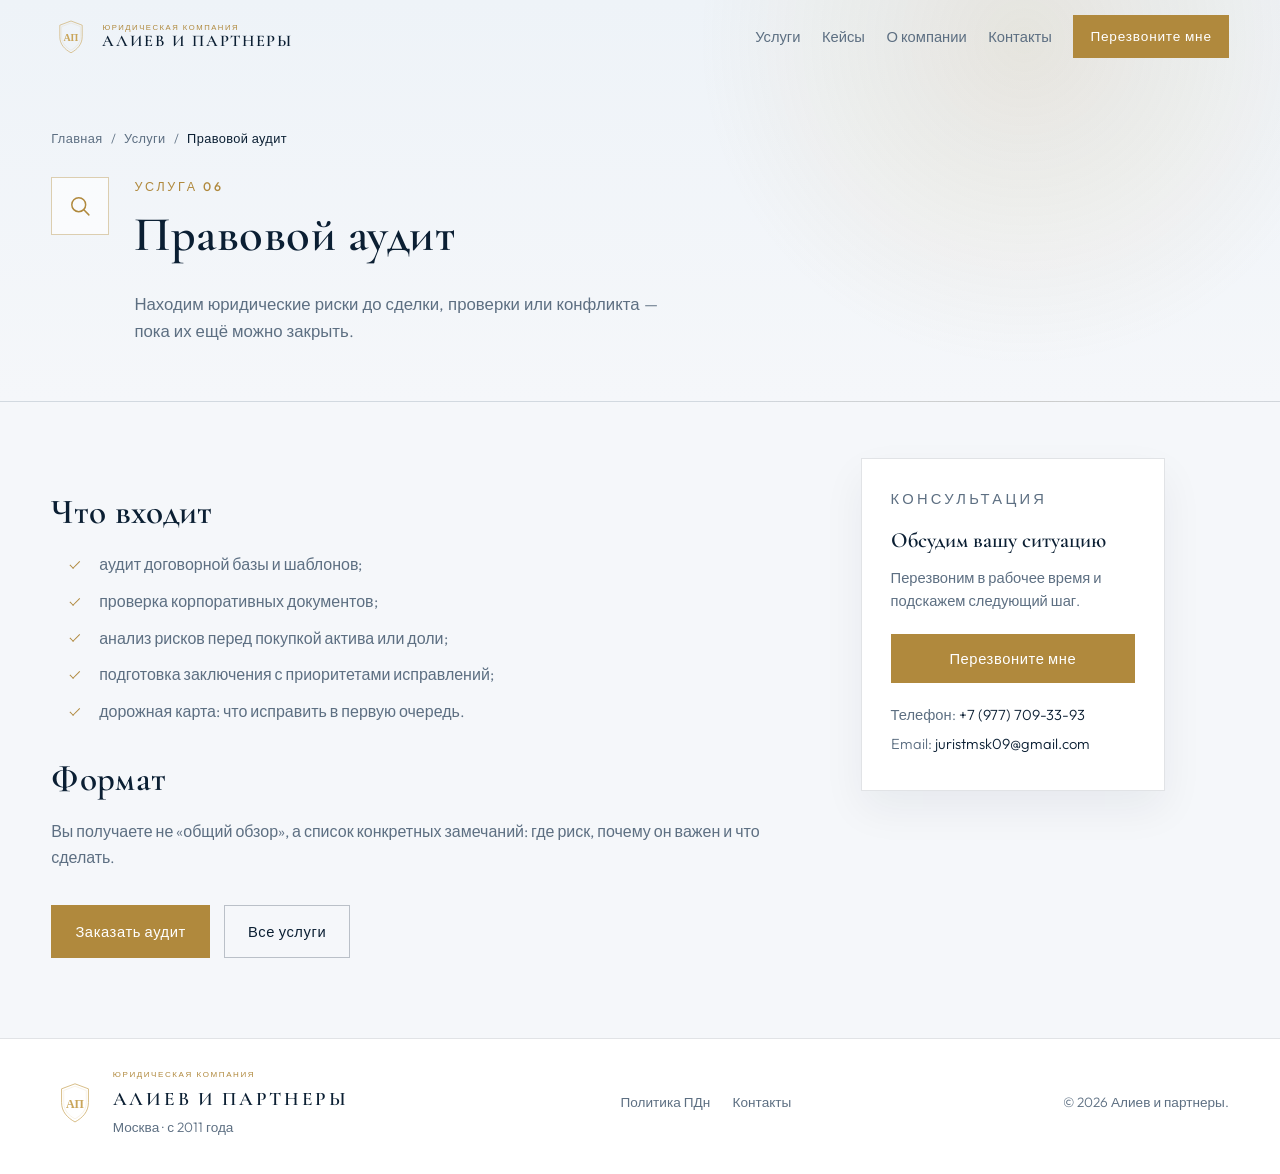
<file: services/audit.html>
﻿<!DOCTYPE html>
<html lang="ru">
<head>
  <meta charset="UTF-8" />
  <meta name="viewport" content="width=device-width, initial-scale=1.0" />
  <title>Правовой аудит — юридическая компания «Алиев и партнеры»</title>
  <meta name="description" content="Правовой аудит документов и рисков. «Алиев и партнеры», Москва. Тел. +7 (977) 709-33-93." />
  <meta name="robots" content="index, follow" />
  <link rel="canonical" href="https://consulmsk.ru/services/audit.html" />
  <meta property="og:title" content="Правовой аудит — юридическая компания «Алиев и партнеры»" />
  <meta property="og:description" content="Правовой аудит. «Алиев и партнеры»." />
  <meta property="og:url" content="https://consulmsk.ru/services/audit.html" />
  <meta property="og:image" content="https://consulmsk.ru/assets/emblem.png?v=20261126g" />
  <link rel="preconnect" href="https://fonts.googleapis.com" />
  <link rel="preconnect" href="https://fonts.gstatic.com" crossorigin />
  <link href="https://fonts.googleapis.com/css2?family=Cormorant+Garamond:ital,wght@0,500;0,600;0,700;1,500&family=Outfit:wght@300;400;500;600&display=swap" rel="stylesheet" />
  <link rel="stylesheet" href="../styles.css?v=20261126g" />
</head>
<body>
  <header class="site-header">
    <a class="brand" href="../index.html"><img src="../assets/emblem.svg?v=20261126g" alt="" class="brand-mark" width="40" height="40" /><span class="brand-name"><span class="brand-kind">юридическая компания</span><span class="brand-title">АЛИЕВ И ПАРТНЕРЫ</span></span></a>
    <nav class="nav">
      <a href="../index.html#services">Услуги</a>
      <a href="../cases.html">Кейсы</a>
      <a href="../index.html#about">О компании</a>
      <a href="../index.html#contact">Контакты</a>
      <a class="header-cta header-cta--solid js-callback" href="../index.html#contact">Перезвоните мне</a>
    </nav>
    <button class="menu-toggle" type="button" aria-label="Открыть меню" aria-expanded="false"><span></span><span></span></button>
  </header>
  <main>
    <section class="page-hero">
      <nav class="breadcrumb" aria-label="Хлебные крошки">
        <a href="../index.html">Главная</a>
        <span aria-hidden="true">/</span>
        <a href="../index.html#services">Услуги</a>
        <span aria-hidden="true">/</span>
        <span aria-current="page">Правовой аудит</span>
      </nav>
      <div class="page-hero-inner">
        <span class="page-hero-icon"><svg class="" viewBox="0 0 24 24" fill="none" stroke="currentColor" stroke-width="1.4" stroke-linecap="round" stroke-linejoin="round" aria-hidden="true" focusable="false"><circle cx="11" cy="11" r="6.5"/><path d="m16 16 4.5 4.5"/></svg></span>
        <div>
          <p class="eyebrow">Услуга 06</p>
          <h1>Правовой аудит</h1>
          <p class="section-lead">Находим юридические риски до сделки, проверки или конфликта — пока их ещё можно закрыть.</p>
        </div>
      </div>
    </section>
    <div class="page-layout">
      <article class="page-content">
      <h2>Что входит</h2>
      <ul class="check-list">
        <li>аудит договорной базы и шаблонов;</li>
        <li>проверка корпоративных документов;</li>
        <li>анализ рисков перед покупкой актива или доли;</li>
        <li>подготовка заключения с приоритетами исправлений;</li>
        <li>дорожная карта: что исправить в первую очередь.</li>
      </ul>
      <h2>Формат</h2>
      <p>Вы получаете не «общий обзор», а список конкретных замечаний: где риск, почему он важен и что сделать.</p>
      <div class="page-actions">
        <a class="btn btn-gold" href="../index.html#contact">Заказать аудит</a>
        <a class="btn btn-ghost" href="../index.html#services">Все услуги</a>
      </div>
    </article>

      <aside class="page-aside">
        <div class="aside-card">
          <p class="eyebrow">Консультация</p>
          <h3>Обсудим вашу ситуацию</h3>
          <p>Перезвоним в рабочее время и подскажем следующий шаг.</p>
          <button class="btn btn-gold aside-btn js-callback" type="button">Перезвоните мне</button>
          <p class="aside-contact">Телефон: <a href="tel:+79777093393">+7 (977) 709-33-93</a></p>
          <p class="aside-contact">Email: <a href="mailto:juristmsk09@gmail.com">juristmsk09@gmail.com</a></p>
        </div>
      </aside>
    </div>
  </main>
  <footer class="site-footer">
    <div class="footer-brand"><img src="../assets/emblem.svg?v=20261126g" alt="" width="48" height="48" /><div><span class="footer-kind">юридическая компания</span><strong>АЛИЕВ И ПАРТНЕРЫ</strong><p>Москва · с 2011 года</p></div></div>
    <ul class="footer-links"><li><a href="../privacy.html">Политика ПДн</a></li><li><a href="../index.html#contact">Контакты</a></li></ul>
    <p class="footer-legal">© <span data-year></span> Алиев и партнеры.</p>
  </footer>
  <script src="../config.js?v=20261126g"></script>
  <script src="../script.js?v=20261126g"></script>
</body>
</html>
</file>
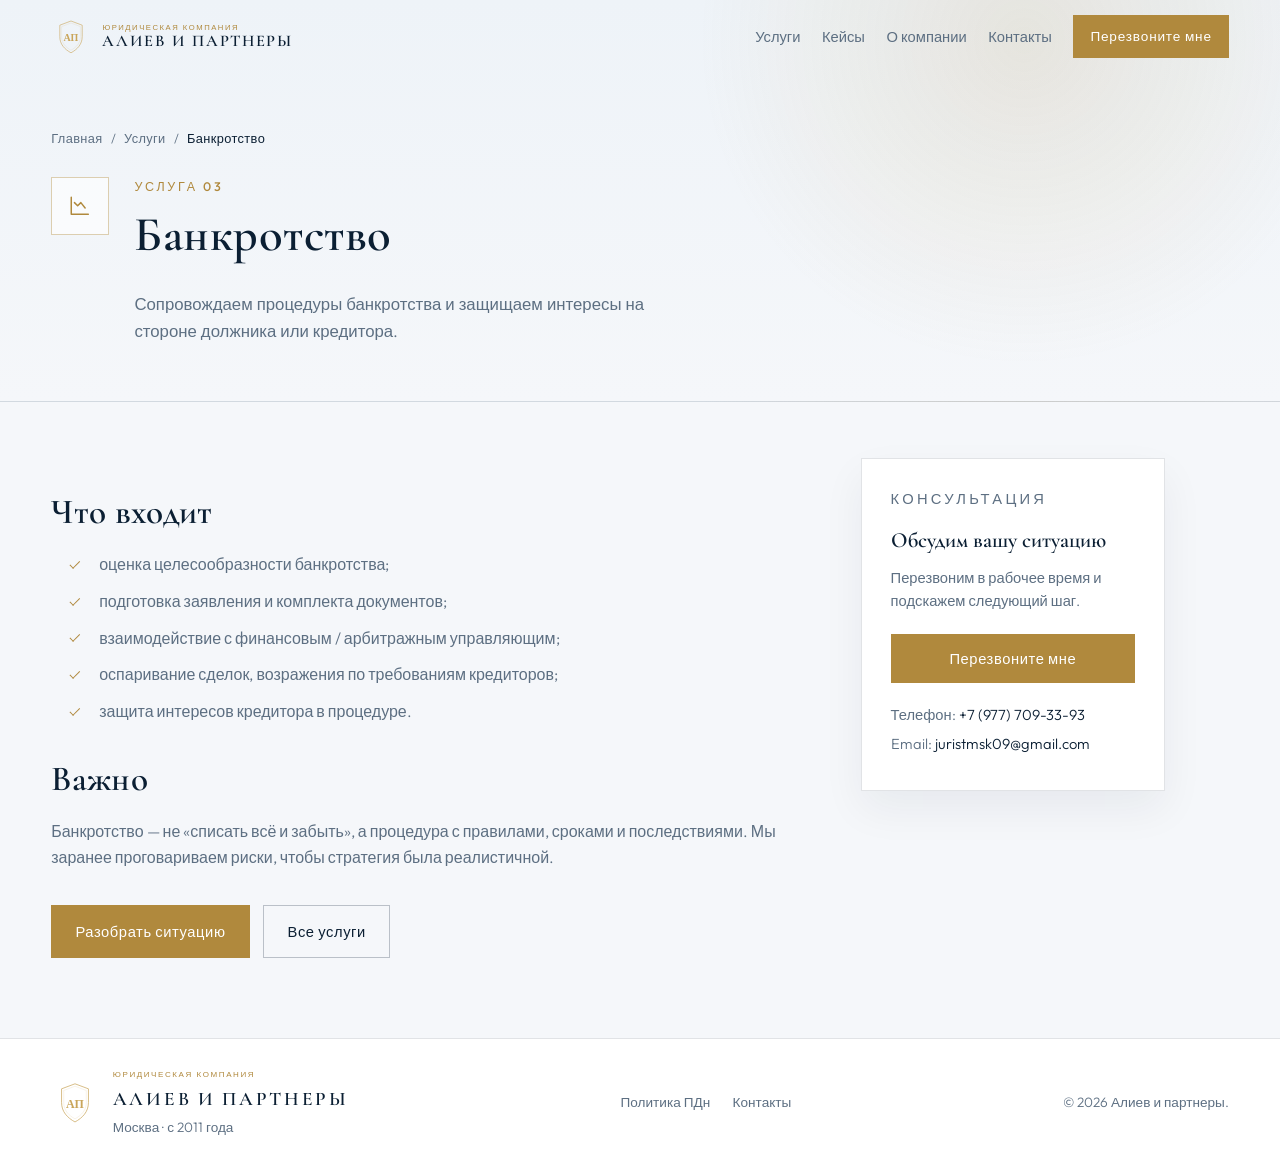
<file: services/bankrotstvo.html>
﻿<!DOCTYPE html>
<html lang="ru">
<head>
  <meta charset="UTF-8" />
  <meta name="viewport" content="width=device-width, initial-scale=1.0" />
  <title>Банкротство — юридическая компания «Алиев и партнеры»</title>
  <meta name="description" content="Сопровождение банкротства граждан и организаций. «Алиев и партнеры», Москва. Тел. +7 (977) 709-33-93." />
  <meta name="robots" content="index, follow" />
  <link rel="canonical" href="https://consulmsk.ru/services/bankrotstvo.html" />
  <meta property="og:title" content="Банкротство — юридическая компания «Алиев и партнеры»" />
  <meta property="og:description" content="Банкротство граждан и организаций. «Алиев и партнеры»." />
  <meta property="og:url" content="https://consulmsk.ru/services/bankrotstvo.html" />
  <meta property="og:image" content="https://consulmsk.ru/assets/emblem.png?v=20261126g" />
  <link rel="preconnect" href="https://fonts.googleapis.com" />
  <link rel="preconnect" href="https://fonts.gstatic.com" crossorigin />
  <link href="https://fonts.googleapis.com/css2?family=Cormorant+Garamond:ital,wght@0,500;0,600;0,700;1,500&family=Outfit:wght@300;400;500;600&display=swap" rel="stylesheet" />
  <link rel="stylesheet" href="../styles.css?v=20261126g" />
</head>
<body>
  <header class="site-header">
    <a class="brand" href="../index.html"><img src="../assets/emblem.svg?v=20261126g" alt="" class="brand-mark" width="40" height="40" /><span class="brand-name"><span class="brand-kind">юридическая компания</span><span class="brand-title">АЛИЕВ И ПАРТНЕРЫ</span></span></a>
    <nav class="nav">
      <a href="../index.html#services">Услуги</a>
      <a href="../cases.html">Кейсы</a>
      <a href="../index.html#about">О компании</a>
      <a href="../index.html#contact">Контакты</a>
      <a class="header-cta header-cta--solid js-callback" href="../index.html#contact">Перезвоните мне</a>
    </nav>
    <button class="menu-toggle" type="button" aria-label="Открыть меню" aria-expanded="false"><span></span><span></span></button>
  </header>
  <main>
    <section class="page-hero">
      <nav class="breadcrumb" aria-label="Хлебные крошки">
        <a href="../index.html">Главная</a>
        <span aria-hidden="true">/</span>
        <a href="../index.html#services">Услуги</a>
        <span aria-hidden="true">/</span>
        <span aria-current="page">Банкротство</span>
      </nav>
      <div class="page-hero-inner">
        <span class="page-hero-icon"><svg class="" viewBox="0 0 24 24" fill="none" stroke="currentColor" stroke-width="1.4" stroke-linecap="round" stroke-linejoin="round" aria-hidden="true" focusable="false"><path d="M4 4v16h16"/><path d="M7 9l3 3 3-3 4 5"/></svg></span>
        <div>
          <p class="eyebrow">Услуга 03</p>
          <h1>Банкротство</h1>
          <p class="section-lead">Сопровождаем процедуры банкротства и защищаем интересы на стороне должника или кредитора.</p>
        </div>
      </div>
    </section>
    <div class="page-layout">
      <article class="page-content">
      <h2>Что входит</h2>
      <ul class="check-list">
        <li>оценка целесообразности банкротства;</li>
        <li>подготовка заявления и комплекта документов;</li>
        <li>взаимодействие с финансовым / арбитражным управляющим;</li>
        <li>оспаривание сделок, возражения по требованиям кредиторов;</li>
        <li>защита интересов кредитора в процедуре.</li>
      </ul>
      <h2>Важно</h2>
      <p>Банкротство — не «списать всё и забыть», а процедура с правилами, сроками и последствиями. Мы заранее проговариваем риски, чтобы стратегия была реалистичной.</p>
      <div class="page-actions">
        <a class="btn btn-gold" href="../index.html#contact">Разобрать ситуацию</a>
        <a class="btn btn-ghost" href="../index.html#services">Все услуги</a>
      </div>
    </article>

      <aside class="page-aside">
        <div class="aside-card">
          <p class="eyebrow">Консультация</p>
          <h3>Обсудим вашу ситуацию</h3>
          <p>Перезвоним в рабочее время и подскажем следующий шаг.</p>
          <button class="btn btn-gold aside-btn js-callback" type="button">Перезвоните мне</button>
          <p class="aside-contact">Телефон: <a href="tel:+79777093393">+7 (977) 709-33-93</a></p>
          <p class="aside-contact">Email: <a href="mailto:juristmsk09@gmail.com">juristmsk09@gmail.com</a></p>
        </div>
      </aside>
    </div>
  </main>
  <footer class="site-footer">
    <div class="footer-brand"><img src="../assets/emblem.svg?v=20261126g" alt="" width="48" height="48" /><div><span class="footer-kind">юридическая компания</span><strong>АЛИЕВ И ПАРТНЕРЫ</strong><p>Москва · с 2011 года</p></div></div>
    <ul class="footer-links"><li><a href="../privacy.html">Политика ПДн</a></li><li><a href="../index.html#contact">Контакты</a></li></ul>
    <p class="footer-legal">© <span data-year></span> Алиев и партнеры.</p>
  </footer>
  <script src="../config.js?v=20261126g"></script>
  <script src="../script.js?v=20261126g"></script>
</body>
</html>
</file>
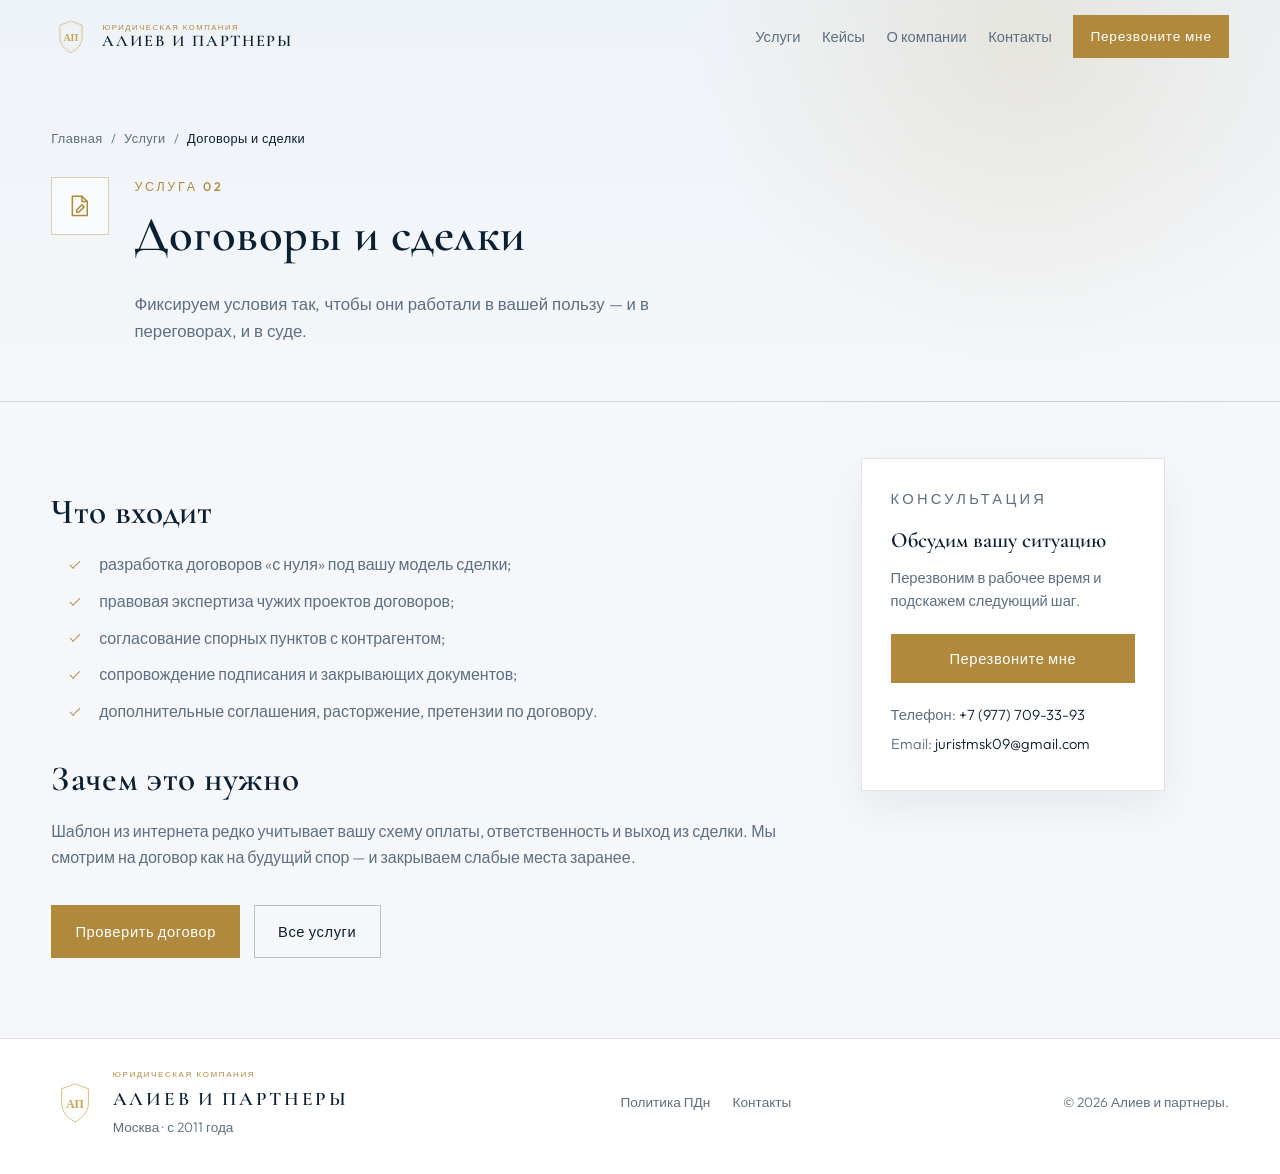
<file: services/dogovory.html>
﻿<!DOCTYPE html>
<html lang="ru">
<head>
  <meta charset="UTF-8" />
  <meta name="viewport" content="width=device-width, initial-scale=1.0" />
  <title>Договоры и сделки — юридическая компания «Алиев и партнеры»</title>
  <meta name="description" content="Разработка и проверка договоров. «Алиев и партнеры», Москва. Тел. +7 (977) 709-33-93." />
  <meta name="robots" content="index, follow" />
  <link rel="canonical" href="https://consulmsk.ru/services/dogovory.html" />
  <meta property="og:title" content="Договоры — юридическая компания «Алиев и партнеры»" />
  <meta property="og:description" content="Договорная работа. «Алиев и партнеры»." />
  <meta property="og:url" content="https://consulmsk.ru/services/dogovory.html" />
  <meta property="og:image" content="https://consulmsk.ru/assets/emblem.png?v=20261126g" />
  <link rel="preconnect" href="https://fonts.googleapis.com" />
  <link rel="preconnect" href="https://fonts.gstatic.com" crossorigin />
  <link href="https://fonts.googleapis.com/css2?family=Cormorant+Garamond:ital,wght@0,500;0,600;0,700;1,500&family=Outfit:wght@300;400;500;600&display=swap" rel="stylesheet" />
  <link rel="stylesheet" href="../styles.css?v=20261126g" />
</head>
<body>
  <header class="site-header">
    <a class="brand" href="../index.html"><img src="../assets/emblem.svg?v=20261126g" alt="" class="brand-mark" width="40" height="40" /><span class="brand-name"><span class="brand-kind">юридическая компания</span><span class="brand-title">АЛИЕВ И ПАРТНЕРЫ</span></span></a>
    <nav class="nav">
      <a href="../index.html#services">Услуги</a>
      <a href="../cases.html">Кейсы</a>
      <a href="../index.html#about">О компании</a>
      <a href="../index.html#contact">Контакты</a>
      <a class="header-cta header-cta--solid js-callback" href="../index.html#contact">Перезвоните мне</a>
    </nav>
    <button class="menu-toggle" type="button" aria-label="Открыть меню" aria-expanded="false"><span></span><span></span></button>
  </header>
  <main>
    <section class="page-hero">
      <nav class="breadcrumb" aria-label="Хлебные крошки">
        <a href="../index.html">Главная</a>
        <span aria-hidden="true">/</span>
        <a href="../index.html#services">Услуги</a>
        <span aria-hidden="true">/</span>
        <span aria-current="page">Договоры и сделки</span>
      </nav>
      <div class="page-hero-inner">
        <span class="page-hero-icon"><svg class="" viewBox="0 0 24 24" fill="none" stroke="currentColor" stroke-width="1.4" stroke-linecap="round" stroke-linejoin="round" aria-hidden="true" focusable="false"><path d="M5 3h9l5 5v13H5z"/><path d="M14 3v5h5"/><path d="m9 16 5-5 2 2-5 5H9v-2Z"/></svg></span>
        <div>
          <p class="eyebrow">Услуга 02</p>
          <h1>Договоры и сделки</h1>
          <p class="section-lead">Фиксируем условия так, чтобы они работали в вашей пользу — и в переговорах, и в суде.</p>
        </div>
      </div>
    </section>
    <div class="page-layout">
      <article class="page-content">
      <h2>Что входит</h2>
      <ul class="check-list">
        <li>разработка договоров «с нуля» под вашу модель сделки;</li>
        <li>правовая экспертиза чужих проектов договоров;</li>
        <li>согласование спорных пунктов с контрагентом;</li>
        <li>сопровождение подписания и закрывающих документов;</li>
        <li>дополнительные соглашения, расторжение, претензии по договору.</li>
      </ul>
      <h2>Зачем это нужно</h2>
      <p>Шаблон из интернета редко учитывает вашу схему оплаты, ответственность и выход из сделки. Мы смотрим на договор как на будущий спор — и закрываем слабые места заранее.</p>
      <div class="page-actions">
        <a class="btn btn-gold" href="../index.html#contact">Проверить договор</a>
        <a class="btn btn-ghost" href="../index.html#services">Все услуги</a>
      </div>
    </article>

      <aside class="page-aside">
        <div class="aside-card">
          <p class="eyebrow">Консультация</p>
          <h3>Обсудим вашу ситуацию</h3>
          <p>Перезвоним в рабочее время и подскажем следующий шаг.</p>
          <button class="btn btn-gold aside-btn js-callback" type="button">Перезвоните мне</button>
          <p class="aside-contact">Телефон: <a href="tel:+79777093393">+7 (977) 709-33-93</a></p>
          <p class="aside-contact">Email: <a href="mailto:juristmsk09@gmail.com">juristmsk09@gmail.com</a></p>
        </div>
      </aside>
    </div>
  </main>
  <footer class="site-footer">
    <div class="footer-brand"><img src="../assets/emblem.svg?v=20261126g" alt="" width="48" height="48" /><div><span class="footer-kind">юридическая компания</span><strong>АЛИЕВ И ПАРТНЕРЫ</strong><p>Москва · с 2011 года</p></div></div>
    <ul class="footer-links"><li><a href="../privacy.html">Политика ПДн</a></li><li><a href="../index.html#contact">Контакты</a></li></ul>
    <p class="footer-legal">© <span data-year></span> Алиев и партнеры.</p>
  </footer>
  <script src="../config.js?v=20261126g"></script>
  <script src="../script.js?v=20261126g"></script>
</body>
</html>
</file>
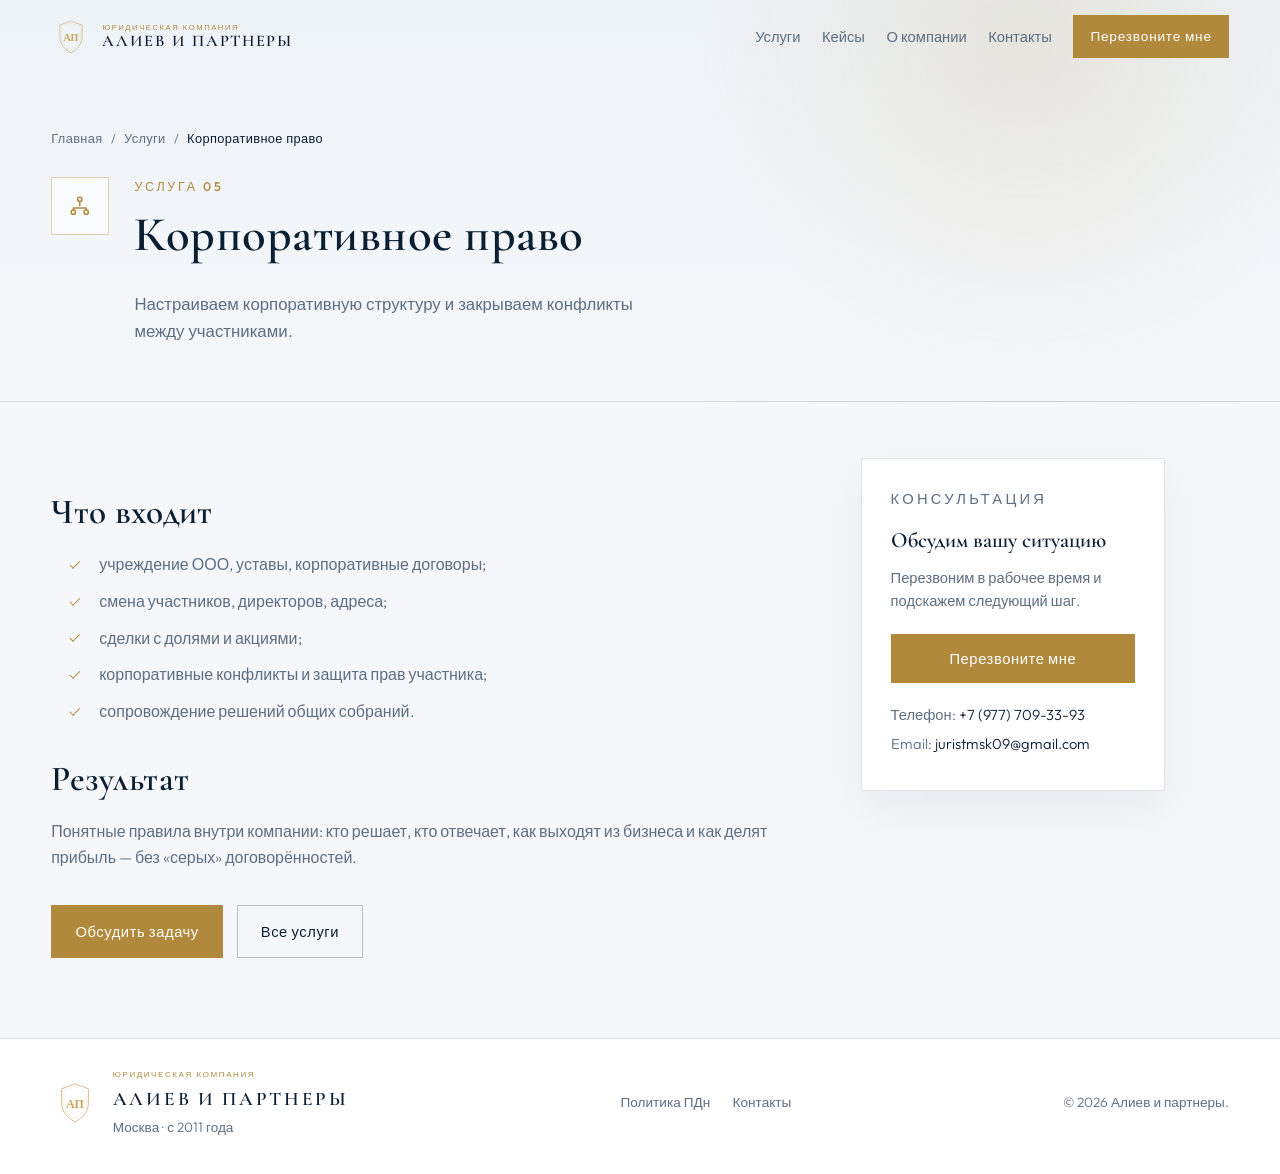
<file: services/korporativnoe.html>
﻿<!DOCTYPE html>
<html lang="ru">
<head>
  <meta charset="UTF-8" />
  <meta name="viewport" content="width=device-width, initial-scale=1.0" />
  <title>Корпоративное право — юридическая компания «Алиев и партнеры»</title>
  <meta name="description" content="Корпоративное право и сопровождение бизнеса. «Алиев и партнеры», Москва. Тел. +7 (977) 709-33-93." />
  <meta name="robots" content="index, follow" />
  <link rel="canonical" href="https://consulmsk.ru/services/korporativnoe.html" />
  <meta property="og:title" content="Корпоративное право — юридическая компания «Алиев и партнеры»" />
  <meta property="og:description" content="Корпоративные дела. «Алиев и партнеры»." />
  <meta property="og:url" content="https://consulmsk.ru/services/korporativnoe.html" />
  <meta property="og:image" content="https://consulmsk.ru/assets/emblem.png?v=20261126g" />
  <link rel="preconnect" href="https://fonts.googleapis.com" />
  <link rel="preconnect" href="https://fonts.gstatic.com" crossorigin />
  <link href="https://fonts.googleapis.com/css2?family=Cormorant+Garamond:ital,wght@0,500;0,600;0,700;1,500&family=Outfit:wght@300;400;500;600&display=swap" rel="stylesheet" />
  <link rel="stylesheet" href="../styles.css?v=20261126g" />
</head>
<body>
  <header class="site-header">
    <a class="brand" href="../index.html"><img src="../assets/emblem.svg?v=20261126g" alt="" class="brand-mark" width="40" height="40" /><span class="brand-name"><span class="brand-kind">юридическая компания</span><span class="brand-title">АЛИЕВ И ПАРТНЕРЫ</span></span></a>
    <nav class="nav">
      <a href="../index.html#services">Услуги</a>
      <a href="../cases.html">Кейсы</a>
      <a href="../index.html#about">О компании</a>
      <a href="../index.html#contact">Контакты</a>
      <a class="header-cta header-cta--solid js-callback" href="../index.html#contact">Перезвоните мне</a>
    </nav>
    <button class="menu-toggle" type="button" aria-label="Открыть меню" aria-expanded="false"><span></span><span></span></button>
  </header>
  <main>
    <section class="page-hero">
      <nav class="breadcrumb" aria-label="Хлебные крошки">
        <a href="../index.html">Главная</a>
        <span aria-hidden="true">/</span>
        <a href="../index.html#services">Услуги</a>
        <span aria-hidden="true">/</span>
        <span aria-current="page">Корпоративное право</span>
      </nav>
      <div class="page-hero-inner">
        <span class="page-hero-icon"><svg class="" viewBox="0 0 24 24" fill="none" stroke="currentColor" stroke-width="1.4" stroke-linecap="round" stroke-linejoin="round" aria-hidden="true" focusable="false"><circle cx="12" cy="6" r="2"/><circle cx="6" cy="18" r="2"/><circle cx="18" cy="18" r="2"/><path d="M12 8v4M6 16v-2h12v2"/></svg></span>
        <div>
          <p class="eyebrow">Услуга 05</p>
          <h1>Корпоративное право</h1>
          <p class="section-lead">Настраиваем корпоративную структуру и закрываем конфликты между участниками.</p>
        </div>
      </div>
    </section>
    <div class="page-layout">
      <article class="page-content">
      <h2>Что входит</h2>
      <ul class="check-list">
        <li>учреждение ООО, уставы, корпоративные договоры;</li>
        <li>смена участников, директоров, адреса;</li>
        <li>сделки с долями и акциями;</li>
        <li>корпоративные конфликты и защита прав участника;</li>
        <li>сопровождение решений общих собраний.</li>
      </ul>
      <h2>Результат</h2>
      <p>Понятные правила внутри компании: кто решает, кто отвечает, как выходят из бизнеса и как делят прибыль — без «серых» договорённостей.</p>
      <div class="page-actions">
        <a class="btn btn-gold" href="../index.html#contact">Обсудить задачу</a>
        <a class="btn btn-ghost" href="../index.html#services">Все услуги</a>
      </div>
    </article>

      <aside class="page-aside">
        <div class="aside-card">
          <p class="eyebrow">Консультация</p>
          <h3>Обсудим вашу ситуацию</h3>
          <p>Перезвоним в рабочее время и подскажем следующий шаг.</p>
          <button class="btn btn-gold aside-btn js-callback" type="button">Перезвоните мне</button>
          <p class="aside-contact">Телефон: <a href="tel:+79777093393">+7 (977) 709-33-93</a></p>
          <p class="aside-contact">Email: <a href="mailto:juristmsk09@gmail.com">juristmsk09@gmail.com</a></p>
        </div>
      </aside>
    </div>
  </main>
  <footer class="site-footer">
    <div class="footer-brand"><img src="../assets/emblem.svg?v=20261126g" alt="" width="48" height="48" /><div><span class="footer-kind">юридическая компания</span><strong>АЛИЕВ И ПАРТНЕРЫ</strong><p>Москва · с 2011 года</p></div></div>
    <ul class="footer-links"><li><a href="../privacy.html">Политика ПДн</a></li><li><a href="../index.html#contact">Контакты</a></li></ul>
    <p class="footer-legal">© <span data-year></span> Алиев и партнеры.</p>
  </footer>
  <script src="../config.js?v=20261126g"></script>
  <script src="../script.js?v=20261126g"></script>
</body>
</html>
</file>
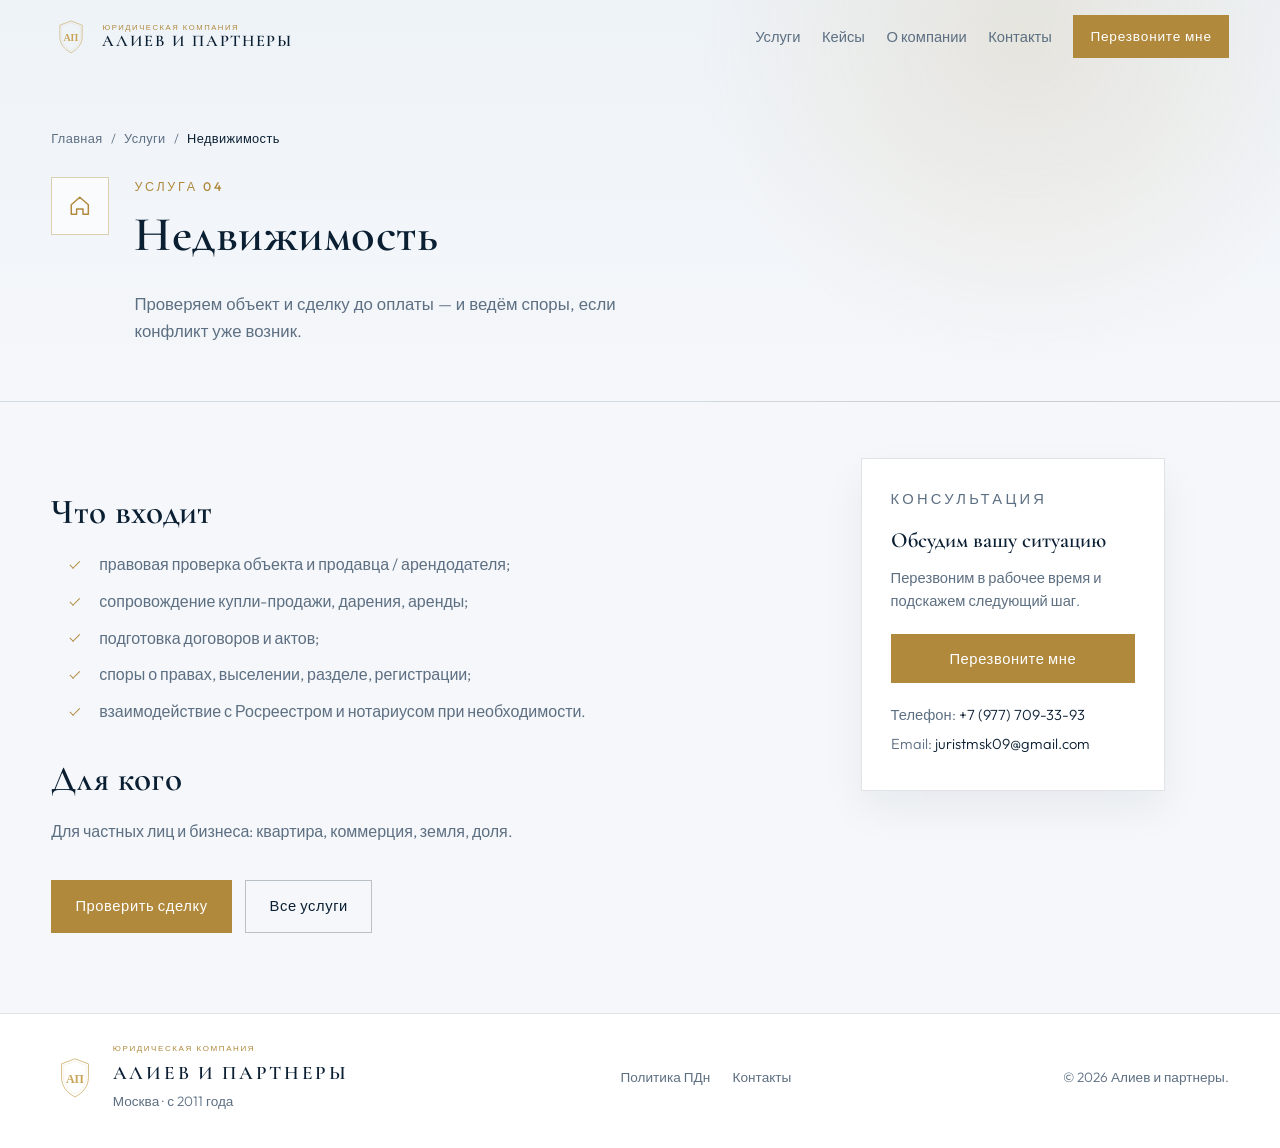
<file: services/nedvizhimost.html>
﻿<!DOCTYPE html>
<html lang="ru">
<head>
  <meta charset="UTF-8" />
  <meta name="viewport" content="width=device-width, initial-scale=1.0" />
  <title>Недвижимость — юридическая компания «Алиев и партнеры»</title>
  <meta name="description" content="Сопровождение сделок с недвижимостью. «Алиев и партнеры», Москва. Тел. +7 (977) 709-33-93." />
  <meta name="robots" content="index, follow" />
  <link rel="canonical" href="https://consulmsk.ru/services/nedvizhimost.html" />
  <meta property="og:title" content="Недвижимость — юридическая компания «Алиев и партнеры»" />
  <meta property="og:description" content="Сделки с недвижимостью. «Алиев и партнеры»." />
  <meta property="og:url" content="https://consulmsk.ru/services/nedvizhimost.html" />
  <meta property="og:image" content="https://consulmsk.ru/assets/emblem.png?v=20261126g" />
  <link rel="preconnect" href="https://fonts.googleapis.com" />
  <link rel="preconnect" href="https://fonts.gstatic.com" crossorigin />
  <link href="https://fonts.googleapis.com/css2?family=Cormorant+Garamond:ital,wght@0,500;0,600;0,700;1,500&family=Outfit:wght@300;400;500;600&display=swap" rel="stylesheet" />
  <link rel="stylesheet" href="../styles.css?v=20261126g" />
</head>
<body>
  <header class="site-header">
    <a class="brand" href="../index.html"><img src="../assets/emblem.svg?v=20261126g" alt="" class="brand-mark" width="40" height="40" /><span class="brand-name"><span class="brand-kind">юридическая компания</span><span class="brand-title">АЛИЕВ И ПАРТНЕРЫ</span></span></a>
    <nav class="nav">
      <a href="../index.html#services">Услуги</a>
      <a href="../cases.html">Кейсы</a>
      <a href="../index.html#about">О компании</a>
      <a href="../index.html#contact">Контакты</a>
      <a class="header-cta header-cta--solid js-callback" href="../index.html#contact">Перезвоните мне</a>
    </nav>
    <button class="menu-toggle" type="button" aria-label="Открыть меню" aria-expanded="false"><span></span><span></span></button>
  </header>
  <main>
    <section class="page-hero">
      <nav class="breadcrumb" aria-label="Хлебные крошки">
        <a href="../index.html">Главная</a>
        <span aria-hidden="true">/</span>
        <a href="../index.html#services">Услуги</a>
        <span aria-hidden="true">/</span>
        <span aria-current="page">Недвижимость</span>
      </nav>
      <div class="page-hero-inner">
        <span class="page-hero-icon"><svg class="" viewBox="0 0 24 24" fill="none" stroke="currentColor" stroke-width="1.4" stroke-linecap="round" stroke-linejoin="round" aria-hidden="true" focusable="false"><path d="M4 11 12 4l8 7v9h-5v-5H9v5H4v-9Z"/></svg></span>
        <div>
          <p class="eyebrow">Услуга 04</p>
          <h1>Недвижимость</h1>
          <p class="section-lead">Проверяем объект и сделку до оплаты — и ведём споры, если конфликт уже возник.</p>
        </div>
      </div>
    </section>
    <div class="page-layout">
      <article class="page-content">
      <h2>Что входит</h2>
      <ul class="check-list">
        <li>правовая проверка объекта и продавца / арендодателя;</li>
        <li>сопровождение купли-продажи, дарения, аренды;</li>
        <li>подготовка договоров и актов;</li>
        <li>споры о правах, выселении, разделе, регистрации;</li>
        <li>взаимодействие с Росреестром и нотариусом при необходимости.</li>
      </ul>
      <h2>Для кого</h2>
      <p>Для частных лиц и бизнеса: квартира, коммерция, земля, доля.</p>
      <div class="page-actions">
        <a class="btn btn-gold" href="../index.html#contact">Проверить сделку</a>
        <a class="btn btn-ghost" href="../index.html#services">Все услуги</a>
      </div>
    </article>

      <aside class="page-aside">
        <div class="aside-card">
          <p class="eyebrow">Консультация</p>
          <h3>Обсудим вашу ситуацию</h3>
          <p>Перезвоним в рабочее время и подскажем следующий шаг.</p>
          <button class="btn btn-gold aside-btn js-callback" type="button">Перезвоните мне</button>
          <p class="aside-contact">Телефон: <a href="tel:+79777093393">+7 (977) 709-33-93</a></p>
          <p class="aside-contact">Email: <a href="mailto:juristmsk09@gmail.com">juristmsk09@gmail.com</a></p>
        </div>
      </aside>
    </div>
  </main>
  <footer class="site-footer">
    <div class="footer-brand"><img src="../assets/emblem.svg?v=20261126g" alt="" width="48" height="48" /><div><span class="footer-kind">юридическая компания</span><strong>АЛИЕВ И ПАРТНЕРЫ</strong><p>Москва · с 2011 года</p></div></div>
    <ul class="footer-links"><li><a href="../privacy.html">Политика ПДн</a></li><li><a href="../index.html#contact">Контакты</a></li></ul>
    <p class="footer-legal">© <span data-year></span> Алиев и партнеры.</p>
  </footer>
  <script src="../config.js?v=20261126g"></script>
  <script src="../script.js?v=20261126g"></script>
</body>
</html>
</file>
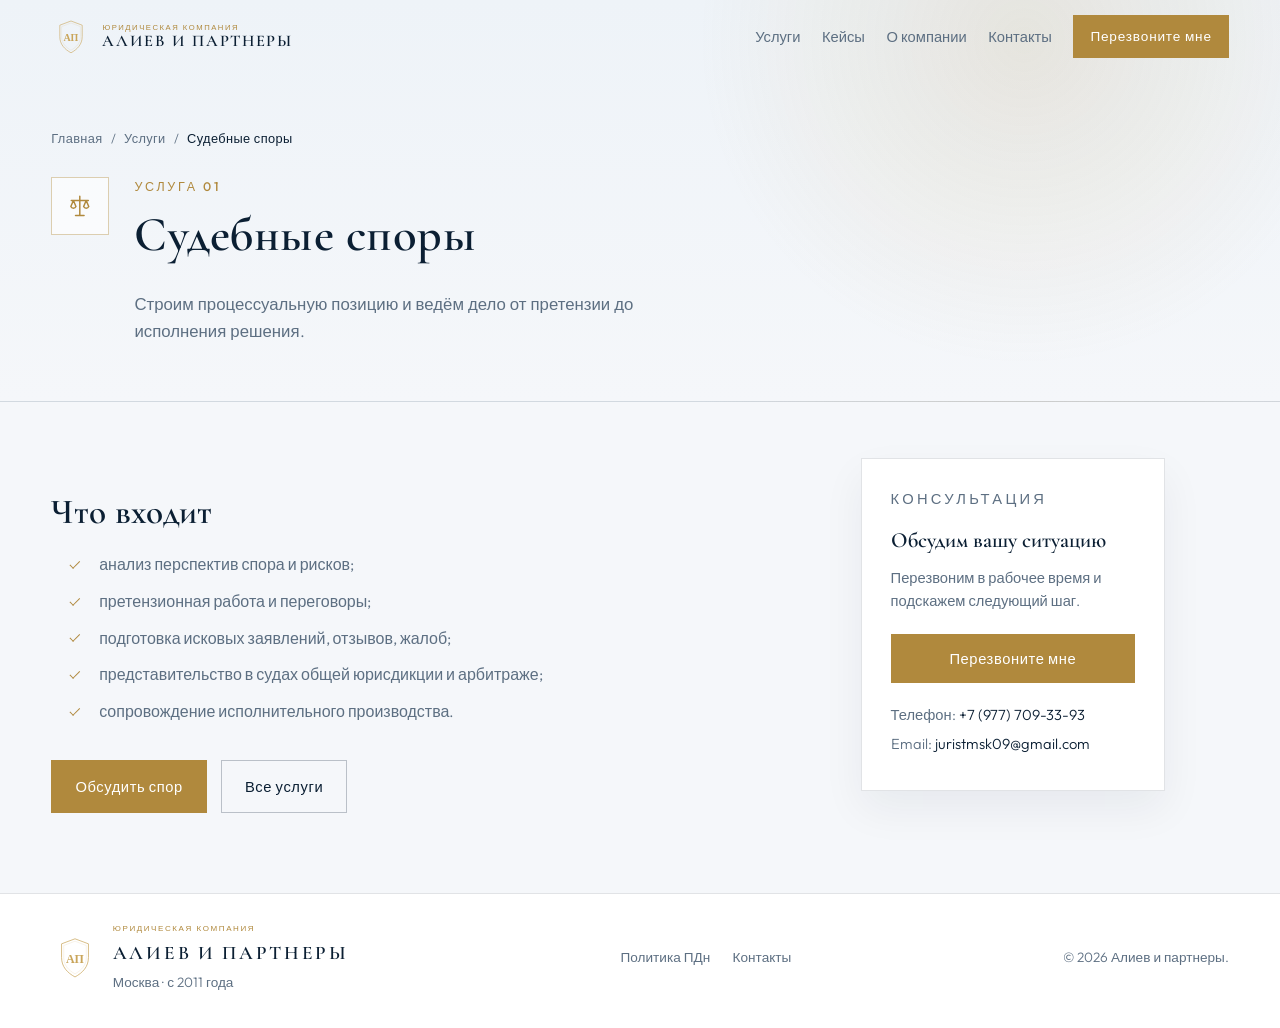
<file: services/sud.html>
﻿<!DOCTYPE html>
<html lang="ru">
<head>
  <meta charset="UTF-8" />
  <meta name="viewport" content="width=device-width, initial-scale=1.0" />
  <title>Судебные споры — юридическая компания «Алиев и партнеры»</title>
  <meta name="description" content="Представительство в судах. «Алиев и партнеры», Москва. Тел. +7 (977) 709-33-93." />
  <meta name="robots" content="index, follow" />
  <link rel="canonical" href="https://consulmsk.ru/services/sud.html" />
  <meta property="og:title" content="Судебные споры — юридическая компания «Алиев и партнеры»" />
  <meta property="og:description" content="Представительство в судах. «Алиев и партнеры»." />
  <meta property="og:url" content="https://consulmsk.ru/services/sud.html" />
  <meta property="og:image" content="https://consulmsk.ru/assets/emblem.png?v=20261126g" />
  <link rel="preconnect" href="https://fonts.googleapis.com" />
  <link rel="preconnect" href="https://fonts.gstatic.com" crossorigin />
  <link href="https://fonts.googleapis.com/css2?family=Cormorant+Garamond:ital,wght@0,500;0,600;0,700;1,500&family=Outfit:wght@300;400;500;600&display=swap" rel="stylesheet" />
  <link rel="stylesheet" href="../styles.css?v=20261126g" />
</head>
<body>
  <header class="site-header">
    <a class="brand" href="../index.html"><img src="../assets/emblem.svg?v=20261126g" alt="" class="brand-mark" width="40" height="40" /><span class="brand-name"><span class="brand-kind">юридическая компания</span><span class="brand-title">АЛИЕВ И ПАРТНЕРЫ</span></span></a>
    <nav class="nav">
      <a href="../index.html#services">Услуги</a>
      <a href="../cases.html">Кейсы</a>
      <a href="../index.html#about">О компании</a>
      <a href="../index.html#contact">Контакты</a>
      <a class="header-cta header-cta--solid js-callback" href="../index.html#contact">Перезвоните мне</a>
    </nav>
    <button class="menu-toggle" type="button" aria-label="Открыть меню" aria-expanded="false"><span></span><span></span></button>
  </header>
  <main>
    <section class="page-hero">
      <nav class="breadcrumb" aria-label="Хлебные крошки">
        <a href="../index.html">Главная</a>
        <span aria-hidden="true">/</span>
        <a href="../index.html#services">Услуги</a>
        <span aria-hidden="true">/</span>
        <span aria-current="page">Судебные споры</span>
      </nav>
      <div class="page-hero-inner">
        <span class="page-hero-icon"><svg class="" viewBox="0 0 24 24" fill="none" stroke="currentColor" stroke-width="1.4" stroke-linecap="round" stroke-linejoin="round" aria-hidden="true" focusable="false"><path d="M12 3v18M8 21h8M4 7h16M6 7l-2.4 5.6a2.6 2.6 0 0 0 4.8 0L6 7Zm12 0-2.4 5.6a2.6 2.6 0 0 0 4.8 0L18 7Z"/></svg></span>
        <div>
          <p class="eyebrow">Услуга 01</p>
          <h1>Судебные споры</h1>
          <p class="section-lead">Строим процессуальную позицию и ведём дело от претензии до исполнения решения.</p>
        </div>
      </div>
    </section>
    <div class="page-layout">
      <article class="page-content">
      <h2>Что входит</h2>
      <ul class="check-list">
        <li>анализ перспектив спора и рисков;</li>
        <li>претензионная работа и переговоры;</li>
        <li>подготовка исковых заявлений, отзывов, жалоб;</li>
        <li>представительство в судах общей юрисдикции и арбитраже;</li>
        <li>сопровождение исполнительного производства.</li>
      </ul>
      <div class="page-actions">
        <a class="btn btn-gold" href="../index.html#contact">Обсудить спор</a>
        <a class="btn btn-ghost" href="../index.html#services">Все услуги</a>
      </div>
    </article>

      <aside class="page-aside">
        <div class="aside-card">
          <p class="eyebrow">Консультация</p>
          <h3>Обсудим вашу ситуацию</h3>
          <p>Перезвоним в рабочее время и подскажем следующий шаг.</p>
          <button class="btn btn-gold aside-btn js-callback" type="button">Перезвоните мне</button>
          <p class="aside-contact">Телефон: <a href="tel:+79777093393">+7 (977) 709-33-93</a></p>
          <p class="aside-contact">Email: <a href="mailto:juristmsk09@gmail.com">juristmsk09@gmail.com</a></p>
        </div>
      </aside>
    </div>
  </main>
  <footer class="site-footer">
    <div class="footer-brand"><img src="../assets/emblem.svg?v=20261126g" alt="" width="48" height="48" /><div><span class="footer-kind">юридическая компания</span><strong>АЛИЕВ И ПАРТНЕРЫ</strong><p>Москва · с 2011 года</p></div></div>
    <ul class="footer-links"><li><a href="../privacy.html">Политика ПДн</a></li><li><a href="../index.html#contact">Контакты</a></li></ul>
    <p class="footer-legal">© <span data-year></span> Алиев и партнеры.</p>
  </footer>
  <script src="../config.js?v=20261126g"></script>
  <script src="../script.js?v=20261126g"></script>
</body>
</html>
</file>
<file: styles.css>
:root {
  --navy: #0b1f33;
  --navy-mid: #16324d;
  --ink: #142433;
  --muted: #5d6f82;
  --gold: #b0893d;
  --gold-soft: #c9a55a;
  --line: rgba(11, 31, 51, 0.12);
  --paper: #f5f7fa;
  --surface: #ffffff;
  --hero-ink: #f4f7fb;
  --font-display: "Cormorant Garamond", Georgia, serif;
  --font-body: "Outfit", "Segoe UI", sans-serif;
}

*,
*::before,
*::after {
  box-sizing: border-box;
}

html {
  scroll-behavior: smooth;
}

body {
  margin: 0;
  color: var(--ink);
  background: var(--paper);
  font-family: var(--font-body);
  font-weight: 300;
  line-height: 1.6;
  overflow-x: hidden;
}

body.menu-open {
  overflow: hidden;
}

img {
  display: block;
  max-width: 100%;
}

a {
  color: inherit;
  text-decoration: none;
}

h1,
h2,
h3,
strong {
  font-weight: 600;
}

h1,
h2 {
  font-family: var(--font-display);
  line-height: 1.08;
  letter-spacing: 0.01em;
  margin: 0 0 0.6em;
  color: var(--navy);
}

h1 {
  font-size: clamp(2.4rem, 5.5vw, 4.4rem);
  font-weight: 600;
}

h2 {
  font-size: clamp(2rem, 4vw, 3.2rem);
}

h3 {
  font-family: var(--font-display);
  font-size: 1.4rem;
  margin: 0 0 0.4em;
  color: var(--navy);
}

p {
  margin: 0 0 1em;
}

.eyebrow {
  margin: 0 0 0.75rem;
  color: var(--gold);
  font-size: 0.78rem;
  font-weight: 500;
  letter-spacing: 0.22em;
  text-transform: uppercase;
}

.section-lead {
  max-width: 34rem;
  color: var(--muted);
  font-size: 1.05rem;
}

.btn {
  display: inline-flex;
  align-items: center;
  justify-content: center;
  min-height: 3.1rem;
  padding: 0.85rem 1.45rem;
  border: 1px solid transparent;
  font-family: var(--font-body);
  font-size: 0.92rem;
  font-weight: 500;
  letter-spacing: 0.04em;
  cursor: pointer;
  transition: transform 0.35s ease, background 0.35s ease, color 0.35s ease, border-color 0.35s ease;
}

.btn:hover {
  transform: translateY(-2px);
}

.btn-gold {
  background: var(--gold);
  color: #fff;
}

.btn-gold:hover {
  background: var(--gold-soft);
  color: #fff;
}

.btn-ghost {
  border-color: rgba(244, 247, 251, 0.55);
  color: var(--hero-ink);
  background: transparent;
}

.btn-ghost:hover {
  border-color: var(--gold-soft);
  color: var(--gold-soft);
}

/* Header */
.site-header {
  position: fixed;
  inset: 0 0 auto;
  z-index: 40;
  display: flex;
  align-items: center;
  gap: 1.5rem;
  padding: 0.95rem 4vw;
  background: transparent;
  transition: background 0.35s ease, box-shadow 0.35s ease, backdrop-filter 0.35s ease;
}

.site-header.is-scrolled {
  background: rgba(245, 247, 250, 0.92);
  backdrop-filter: blur(14px);
  box-shadow: 0 1px 0 var(--line);
}

.site-header.is-scrolled .brand,
.site-header.is-scrolled .nav a {
  color: var(--navy);
}

.site-header.is-scrolled .nav a {
  color: var(--muted);
}

.site-header.is-scrolled .nav a:hover,
.site-header.is-scrolled .brand:hover {
  color: var(--gold);
}

.site-header.is-scrolled .header-cta {
  border-color: rgba(176, 137, 61, 0.45);
  color: var(--navy);
}

.site-header.is-scrolled .menu-toggle span {
  background: var(--navy);
}

.brand {
  display: inline-flex;
  align-items: center;
  gap: 0.7rem;
  color: var(--navy);
  font-family: var(--font-display);
  font-size: 1.02rem;
  font-weight: 600;
  letter-spacing: 0.1em;
  transition: color 0.3s ease;
}

body:has(.hero) .site-header:not(.is-scrolled) .brand {
  color: var(--hero-ink);
}

.brand-name {
  display: flex;
  flex-direction: column;
  gap: 0.1rem;
  line-height: 1.05;
}

.brand-kind {
  font-family: var(--font-body);
  font-size: 0.48rem;
  font-weight: 500;
  letter-spacing: 0.2em;
  text-transform: uppercase;
  color: var(--gold);
}

.brand-title {
  font-family: var(--font-display);
  font-size: 1.02rem;
  font-weight: 600;
  letter-spacing: 0.1em;
}
.brand-mark {
  width: 40px;
  height: 40px;
  border-radius: 50%;
  object-fit: cover;
}

.nav {
  display: flex;
  align-items: center;
  gap: 1.35rem;
  margin-left: auto;
  color: var(--muted);
  font-size: 0.92rem;
}

body:has(.hero) .site-header:not(.is-scrolled) .nav {
  color: rgba(244, 247, 251, 0.82);
}

.nav a:hover {
  color: var(--gold);
}

body:has(.hero) .site-header:not(.is-scrolled) .nav a:hover {
  color: var(--gold-soft);
}

body:has(.hero) .site-header:not(.is-scrolled) .nav a,
body:has(.hero) .site-header:not(.is-scrolled) .brand {
  text-shadow: 0 1px 14px rgba(8, 20, 32, 0.6);
}

body:has(.hero) .site-header:not(.is-scrolled)::before {
  content: "";
  position: absolute;
  inset: 0 0 auto;
  z-index: -1;
  height: 8rem;
  background: linear-gradient(180deg, rgba(7, 18, 30, 0.62) 0%, rgba(7, 18, 30, 0) 100%);
  pointer-events: none;
}

.header-cta {
  padding: 0.6rem 1rem;
  border: 1px solid rgba(176, 137, 61, 0.45);
  color: var(--navy);
  font-size: 0.85rem;
  font-weight: 500;
  letter-spacing: 0.06em;
  transition: background 0.3s ease, border-color 0.3s ease, color 0.3s ease;
}

body:has(.hero) .site-header:not(.is-scrolled) .header-cta {
  border-color: rgba(244, 247, 251, 0.4);
  color: var(--hero-ink);
}

.header-cta:hover {
  background: rgba(176, 137, 61, 0.12);
  border-color: var(--gold);
  color: var(--gold);
}

body:has(.hero) .site-header:not(.is-scrolled) .header-cta:hover {
  background: rgba(176, 137, 61, 0.18);
  border-color: var(--gold-soft);
  color: var(--gold-soft);
}

.header-cta--solid,
body:has(.hero) .site-header:not(.is-scrolled) .header-cta--solid,
.site-header.is-scrolled .header-cta--solid {
  background: var(--gold);
  border-color: var(--gold);
  color: #fff;
}

.header-cta--solid:hover,
body:has(.hero) .site-header:not(.is-scrolled) .header-cta--solid:hover,
.site-header.is-scrolled .header-cta--solid:hover {
  background: var(--gold-soft);
  border-color: var(--gold-soft);
  color: #fff;
}

.menu-toggle {
  display: none;
  width: 2.6rem;
  height: 2.2rem;
  padding: 0;
  border: 0;
  background: transparent;
  cursor: pointer;
  z-index: 50;
}

.menu-toggle span {
  display: block;
  width: 100%;
  height: 1.5px;
  margin: 0.45rem 0;
  background: var(--navy);
  transition: transform 0.3s ease, opacity 0.3s ease;
}

body:has(.hero) .site-header:not(.is-scrolled) .menu-toggle span {
  background: var(--hero-ink);
}

.menu-toggle[aria-expanded="true"] span:first-child {
  transform: translateY(8px) rotate(45deg);
}

.menu-toggle[aria-expanded="true"] span:last-child {
  transform: translateY(-8px) rotate(-45deg);
}

/* Hero */
.hero {
  position: relative;
  min-height: 100vh;
  min-height: 100svh;
  display: grid;
  align-items: end;
  padding: 7.5rem 4vw 4.8rem;
  overflow: hidden;
  color: var(--hero-ink);
}

.hero-media {
  position: absolute;
  inset: 0;
  background:
    linear-gradient(115deg, rgba(11, 31, 51, 0.45), rgba(11, 31, 51, 0.08)),
    url("assets/emblem.svg?v=20261126g") 100% 46% / min(96vh, 880px) no-repeat,
    radial-gradient(ellipse at 72% 28%, #2a4d73 0%, var(--navy) 58%);
  transform: scale(1.04);
  animation: heroDrift 18s ease-in-out infinite alternate;
}

.hero-veil {
  position: absolute;
  inset: 0;
  background:
    linear-gradient(180deg, rgba(11, 31, 51, 0.28) 0%, rgba(11, 31, 51, 0.55) 42%, rgba(11, 31, 51, 0.88) 100%),
    radial-gradient(circle at 18% 78%, rgba(176, 137, 61, 0.22), transparent 38%);
}

.hero-content {
  position: relative;
  z-index: 1;
  max-width: 44rem;
  animation: riseIn 1s ease both;
}

.hero-brand {
  margin: 0 0 1.1rem;
  font-family: var(--font-display);
  font-size: clamp(1.7rem, 4.6vw, 3.2rem);
  font-weight: 700;
  letter-spacing: 0.16em;
  line-height: 1.05;
  text-transform: uppercase;
  color: var(--gold-soft);
}

.hero-brand-kind {
  display: block;
  margin-bottom: 0.55rem;
  font-family: var(--font-body);
  font-size: 0.3em;
  font-weight: 500;
  letter-spacing: 0.3em;
  color: var(--gold-soft);
  opacity: 0.9;
}
.hero h1 {
  max-width: 18ch;
  margin-bottom: 0.85rem;
  color: var(--hero-ink);
  font-size: clamp(1.55rem, 2.8vw, 2.35rem);
  font-weight: 500;
  line-height: 1.2;
}

.hero-note {
  display: inline-flex;
  align-items: center;
  gap: 0.7rem;
  margin: 0 0 1.1rem;
  color: var(--gold-soft);
  font-size: 0.78rem;
  font-weight: 500;
  letter-spacing: 0.15em;
  text-transform: uppercase;
}

.hero-note::before {
  content: "";
  width: 2rem;
  height: 1px;
  background: currentColor;
  opacity: 0.65;
}

.hero-lead {
  max-width: 32rem;
  margin-bottom: 1.8rem;
  color: rgba(244, 247, 251, 0.78);
  font-size: 1.08rem;
}

.hero-actions {
  display: flex;
  flex-wrap: wrap;
  gap: 0.85rem;
}

/* Services */
.services {
  padding: 6.5rem 4vw;
  background:
    linear-gradient(180deg, #eef2f6 0%, var(--paper) 40%, #fff 100%);
}

.section-head {
  max-width: 40rem;
  margin-bottom: 3.2rem;
  animation: riseIn 0.8s ease both;
}

.section-head h2 {
  margin-bottom: 0.55rem;
}

.service-list {
  list-style: none;
  margin: 0;
  padding: 0;
  display: grid;
  grid-template-columns: repeat(4, minmax(0, 1fr));
  gap: 1px;
  background: var(--line);
  border: 1px solid var(--line);
}

.service-list li {
  background: #fff;
  opacity: 0;
  transform: translateY(18px);
  transition: opacity 0.7s ease, transform 0.7s ease, background 0.3s ease;
}

.service-list li.is-visible {
  opacity: 1;
  transform: none;
}

.service-list li:hover {
  background: #fbf8f2;
}

.service-list a.service-link {
  display: flex;
  flex-direction: column;
  height: 100%;
  padding: 1.5rem 1.35rem;
  color: inherit;
}

.service-icon {
  display: inline-flex;
  align-items: center;
  justify-content: center;
  width: 2.7rem;
  height: 2.7rem;
  margin-bottom: 1rem;
  color: var(--gold);
  border: 1px solid rgba(176, 137, 61, 0.35);
  transition: background 0.3s ease, color 0.3s ease, border-color 0.3s ease;
}

.service-icon svg {
  width: 1.4rem;
  height: 1.4rem;
}

.service-list li:hover .service-icon {
  background: var(--gold);
  border-color: var(--gold);
  color: #fff;
}

.service-list h3 {
  margin-bottom: 0.45rem;
  font-size: 1.2rem;
  line-height: 1.2;
  color: var(--navy);
  transition: color 0.3s ease;
}

.service-list p {
  margin: 0;
  color: var(--muted);
  font-size: 0.9rem;
  line-height: 1.5;
}

.service-list a.service-link:hover h3 {
  color: var(--gold);
}

.service-more {
  display: inline-block;
  margin-top: 1rem;
  color: var(--gold);
  font-size: 0.88rem;
  letter-spacing: 0.06em;
}

/* Trust strip */
.trust {
  padding: 2.4rem 4vw;
  background: var(--navy);
}

.trust-list {
  list-style: none;
  max-width: 76rem;
  margin: 0 auto;
  padding: 0;
  display: grid;
  grid-template-columns: repeat(3, minmax(0, 1fr));
  gap: 1.6rem;
}

.trust-list li {
  display: grid;
  gap: 0.3rem;
  padding-left: 1.3rem;
  border-left: 1px solid rgba(244, 247, 251, 0.16);
}

.trust-list li:first-child {
  padding-left: 0;
  border-left: 0;
}

.trust-list strong {
  font-family: var(--font-display);
  font-size: clamp(1.7rem, 2.6vw, 2.3rem);
  font-weight: 600;
  line-height: 1;
  color: var(--gold-soft);
}

.trust-list span {
  color: rgba(244, 247, 251, 0.72);
  font-size: 0.85rem;
  line-height: 1.35;
}

/* Process */
.process {
  padding: 6.5rem 4vw;
  background: #fff;
}

.process-list {
  list-style: none;
  margin: 0;
  padding: 0;
  display: grid;
  grid-template-columns: repeat(4, minmax(0, 1fr));
  gap: 2rem;
}

.process-list li {
  position: relative;
  padding-top: 1.7rem;
  border-top: 1px solid var(--line);
}

.process-list li::before {
  content: "";
  position: absolute;
  top: -1px;
  left: 0;
  width: 2.6rem;
  height: 1px;
  background: var(--gold);
}

.process-num {
  display: block;
  margin-bottom: 1rem;
  font-family: var(--font-display);
  font-size: 1.9rem;
  line-height: 1;
  color: rgba(176, 137, 61, 0.55);
}

.process-list h3 {
  margin-bottom: 0.35rem;
  font-size: 1.15rem;
}

.process-list p {
  margin: 0;
  color: var(--muted);
  font-size: 0.92rem;
  line-height: 1.55;
}

/* Home cases */
.home-cases {
  padding: 6.5rem 4vw;
  background: linear-gradient(180deg, #fff 0%, var(--paper) 100%);
}

.home-cases-grid {
  display: grid;
  grid-template-columns: repeat(3, minmax(0, 1fr));
  gap: 1.5rem;
}

.home-case {
  padding: 1.8rem;
  background: var(--surface);
  border: 1px solid var(--line);
  transition: transform 0.35s ease, box-shadow 0.35s ease, border-color 0.35s ease;
}

.home-case:hover {
  transform: translateY(-4px);
  border-color: rgba(176, 137, 61, 0.45);
  box-shadow: 0 22px 45px rgba(11, 31, 51, 0.08);
}

.home-case h3 {
  margin: 1rem 0 0.6rem;
  font-size: 1.3rem;
  line-height: 1.25;
}

.home-case p {
  margin-bottom: 1.1rem;
  color: var(--muted);
  font-size: 0.95rem;
}

.link-arrow {
  display: inline-flex;
  align-items: center;
  gap: 0.45rem;
  color: var(--gold);
  font-size: 0.88rem;
  font-weight: 500;
}

.link-arrow::after {
  content: "";
  width: 1.1rem;
  height: 1px;
  background: currentColor;
  transition: width 0.3s ease;
}

.link-arrow:hover::after {
  width: 1.8rem;
}

.home-cases-cta {
  margin: 2.2rem 0 0;
}

/* Approach */
.approach {
  padding: 6rem 4vw;
  background:
    linear-gradient(135deg, #fff 0%, #eef3f8 45%, #f7f9fb 100%);
  border-block: 1px solid var(--line);
}

.approach-grid {
  display: grid;
  grid-template-columns: 1.1fr 0.9fr;
  gap: 3rem;
  align-items: end;
}

.steps {
  list-style: none;
  margin: 0;
  padding: 0;
  display: grid;
  gap: 1.4rem;
}

.steps li {
  display: grid;
  gap: 0.35rem;
  padding-bottom: 1.2rem;
  border-bottom: 1px solid var(--line);
  opacity: 0;
  transform: translateX(16px);
  transition: opacity 0.7s ease, transform 0.7s ease;
}

.steps li.is-visible {
  opacity: 1;
  transform: none;
}

.steps strong {
  font-family: var(--font-display);
  font-size: 1.45rem;
  color: var(--navy);
}

.steps span {
  color: var(--muted);
}

/* About */
.about {
  padding: 6.5rem 4vw;
  background:
    radial-gradient(circle at 88% 18%, rgba(176, 137, 61, 0.12), transparent 30%),
    linear-gradient(180deg, #fff 0%, #f3f6f9 100%);
}

.about-grid {
  display: grid;
  grid-template-columns: 1.2fr 0.8fr;
  gap: 3rem;
  align-items: start;
}

.about-copy p {
  color: var(--muted);
  max-width: 38rem;
}

.facts {
  margin: 0;
  display: grid;
  grid-template-columns: 1fr 1fr;
  gap: 1.2rem;
}

.facts > div {
  padding: 1.1rem 0;
  border-top: 1px solid var(--line);
}

.facts dt {
  margin-bottom: 0.35rem;
  color: var(--muted);
  font-size: 0.78rem;
  letter-spacing: 0.14em;
  text-transform: uppercase;
}

.facts dd {
  margin: 0;
  font-family: var(--font-display);
  font-size: clamp(1.15rem, 2.4vw, 1.7rem);
  color: var(--navy);
  word-break: break-word;
}

.facts dd a {
  color: inherit;
  text-decoration: none;
}

.facts dd a:hover {
  color: var(--gold-deep);
}

/* Cases */
.cases {
  padding: 3.5rem 4vw 6rem;
  background:
    linear-gradient(180deg, #fff 0%, var(--paper) 100%);
}

.cases .section-head {
  margin-bottom: 2.5rem;
}

.case-study {
  max-width: 56rem;
  margin-inline: auto;
  padding: 2.2rem;
  background: var(--surface);
  border: 1px solid var(--line);
  opacity: 0;
  transform: translateY(18px);
  transition: opacity 0.7s ease, transform 0.7s ease, box-shadow 0.35s ease, border-color 0.35s ease;
}

.case-study + .case-study {
  margin-top: 1.6rem;
}

.case-study.is-visible {
  opacity: 1;
  transform: none;
}

.case-study:hover {
  border-color: rgba(176, 137, 61, 0.4);
  box-shadow: 0 20px 45px rgba(11, 31, 51, 0.07);
}

.case-study h3 {
  max-width: 28ch;
  margin-bottom: 1.6rem;
  color: var(--navy);
  font-size: clamp(1.6rem, 3vw, 2.2rem);
}

.case-block {
  margin-bottom: 1.6rem;
  padding-bottom: 1.4rem;
  border-bottom: 1px solid var(--line);
}

.case-block:last-of-type {
  margin-bottom: 1.2rem;
  padding-bottom: 0;
  border-bottom: 0;
}

.case-block h4 {
  margin: 0 0 0.7rem;
  color: var(--gold);
  font-family: var(--font-body);
  font-size: 0.78rem;
  font-weight: 500;
  letter-spacing: 0.16em;
  text-transform: uppercase;
}

.case-block p,
.case-block li {
  color: var(--muted);
}

.case-block p {
  margin: 0;
  max-width: 48rem;
}

.case-block ol,
.case-block ul {
  margin: 0;
  padding-left: 1.2rem;
}

.case-block li + li {
  margin-top: 0.55rem;
}

.case-block strong {
  color: var(--navy);
  font-weight: 500;
}

.case-tag {
  display: inline-block;
  margin-bottom: 0.85rem;
  color: var(--gold);
  font-size: 0.75rem;
  font-weight: 500;
  letter-spacing: 0.16em;
  text-transform: uppercase;
}

.case-result {
  margin: 0;
  padding: 1rem 1.2rem;
  border-left: 2px solid var(--gold);
  background: rgba(176, 137, 61, 0.07);
  color: var(--navy-mid);
  font-size: 1.02rem;
  font-weight: 500;
  max-width: 46rem;
}

/* Contact */
.contact {
  padding: 6.5rem 4vw 5.5rem;
  background:
    linear-gradient(160deg, #102744 0%, #0b1f33 48%, #081826 100%);
  color: var(--hero-ink);
}

.contact .eyebrow {
  color: var(--gold-soft);
}

.contact h2 {
  color: var(--hero-ink);
}

.contact .section-lead {
  color: rgba(244, 247, 251, 0.72);
}

.contact-grid {
  display: grid;
  grid-template-columns: minmax(0, 1fr) minmax(0, 1.05fr);
  gap: 3.5rem;
  align-items: start;
}

.contact-details {
  list-style: none;
  margin: 2rem 0 0;
  padding: 0;
  display: grid;
  gap: 1.15rem;
}

.contact-details li {
  display: grid;
  gap: 0.4rem;
  padding-top: 1rem;
  border-top: 1px solid rgba(244, 247, 251, 0.14);
}

.contact-details span {
  color: var(--gold-soft);
  font-size: 0.75rem;
  letter-spacing: 0.16em;
  text-transform: uppercase;
}

.contact-details a,
.contact-details address,
.contact-details p {
  margin: 0;
  font-style: normal;
  color: var(--hero-ink);
}

.contact-details a:hover {
  color: var(--gold-soft);
}

.contact-form {
  display: grid;
  gap: 1rem;
  padding: 1.8rem;
  border: 1px solid rgba(244, 247, 251, 0.14);
  background: rgba(255, 255, 255, 0.06);
  backdrop-filter: blur(8px);
}

.form-title {
  margin: 0 0 0.2rem;
  color: var(--hero-ink);
  font-family: var(--font-display);
  font-size: 1.55rem;
  font-weight: 600;
}

.contact-form label {
  display: grid;
  gap: 0.45rem;
  color: rgba(244, 247, 251, 0.7);
  font-size: 0.85rem;
  letter-spacing: 0.04em;
}

.contact-form input,
.contact-form textarea {
  width: 100%;
  padding: 0.95rem 1rem;
  border: 1px solid rgba(244, 247, 251, 0.18);
  background: rgba(8, 24, 38, 0.45);
  color: var(--hero-ink);
  font: inherit;
  outline: none;
  transition: border-color 0.3s ease, background 0.3s ease;
}

.contact-form input::placeholder,
.contact-form textarea::placeholder {
  color: rgba(244, 247, 251, 0.38);
}

.contact-form input:focus,
.contact-form textarea:focus {
  border-color: var(--gold-soft);
  background: rgba(8, 24, 38, 0.65);
}

.contact-form .btn {
  justify-self: start;
  margin-top: 0.4rem;
}

.messenger-label {
  margin: 0.4rem 0 0;
  color: var(--gold-soft);
  font-size: 0.75rem;
  letter-spacing: 0.14em;
  text-transform: uppercase;
}

.messenger-actions {
  display: grid;
  grid-template-columns: 1fr;
  gap: 0.75rem;
}

.btn-messenger {
  width: 100%;
  gap: 0.55rem;
  justify-content: center;
  min-height: 3.2rem;
  padding: 0.8rem 0.7rem;
  border: 1px solid transparent;
  color: #fff;
  font-size: 0.88rem;
  font-weight: 500;
  letter-spacing: 0.03em;
}

.messenger-icon {
  width: 1.15rem;
  height: 1.15rem;
  flex-shrink: 0;
}

.btn-max {
  background: var(--gold);
  border-color: var(--gold);
}

.btn-max:hover {
  background: var(--gold-soft);
  border-color: var(--gold-soft);
  color: #fff;
}

.messenger-links {
  display: flex;
  flex-wrap: wrap;
  gap: 0.55rem;
}

.messenger-links a {
  display: inline-flex;
  align-items: center;
  gap: 0.4rem;
  min-height: 2.35rem;
  padding: 0.4rem 0.85rem;
  border: 1px solid rgba(244, 247, 251, 0.22);
  color: var(--hero-ink);
  font-size: 0.85rem;
  transition: border-color 0.3s ease, background 0.3s ease, color 0.3s ease;
}

.messenger-links a[data-channel="max"] {
  border-color: rgba(110, 26, 255, 0.55);
  color: #d0b8ff;
}

.messenger-links a[data-channel="max"]:hover {
  background: rgba(110, 26, 255, 0.16);
}

.form-note {
  margin: 0;
  color: rgba(244, 247, 251, 0.55);
  font-size: 0.78rem;
}

.consent {
  display: grid !important;
  grid-template-columns: auto 1fr;
  gap: 0.7rem;
  align-items: start;
  color: rgba(244, 247, 251, 0.7);
  font-size: 0.82rem;
}

.consent input {
  width: auto;
  margin-top: 0.2rem;
}

.consent a {
  color: var(--gold-soft);
  text-decoration: underline;
}

.form-status {
  margin: 0;
  color: rgba(244, 247, 251, 0.75);
  font-size: 0.9rem;
}

.form-status.is-success {
  color: #9dcc9a;
}

.form-status.is-error {
  color: #e2a0a0;
}

/* Footer */
.site-footer {
  display: flex;
  justify-content: space-between;
  gap: 1.5rem;
  align-items: center;
  flex-wrap: wrap;
  padding: 1.8rem 4vw 2.2rem;
  border-top: 1px solid var(--line);
  background: #fff;
  color: var(--muted);
  font-size: 0.85rem;
}

.footer-brand {
  display: flex;
  align-items: center;
  gap: 0.85rem;
}

.footer-brand img {
  width: 48px;
  height: 48px;
  border-radius: 50%;
  object-fit: cover;
}

.footer-kind {
  display: block;
  margin-bottom: 0.2rem;
  font-family: var(--font-body);
  font-size: 0.5rem;
  font-weight: 500;
  letter-spacing: 0.2em;
  text-transform: uppercase;
  color: var(--gold);
}
.footer-brand strong {
  display: block;
  font-family: var(--font-display);
  font-size: 1.2rem;
  letter-spacing: 0.14em;
  color: var(--navy);
}

.footer-brand p {
  margin: 0.15rem 0 0;
}

.footer-legal {
  margin: 0;
  max-width: 28rem;
  text-align: right;
}

.footer-links {
  display: flex;
  flex-wrap: wrap;
  gap: 1rem 1.4rem;
  margin: 0;
  padding: 0;
  list-style: none;
}

.footer-links a:hover {
  color: var(--gold);
}

@keyframes riseIn {
  from {
    opacity: 0;
    transform: translateY(22px);
  }
  to {
    opacity: 1;
    transform: none;
  }
}

@keyframes heroDrift {
  from {
    transform: scale(1.04) translate3d(0, 0, 0);
  }
  to {
    transform: scale(1.1) translate3d(-1.5%, 1%, 0);
  }
}

/* Inner pages */
.page-hero {
  padding: 8rem 4vw 3.5rem;
  border-bottom: 1px solid var(--line);
  background:
    radial-gradient(circle at 80% 10%, rgba(176, 137, 61, 0.14), transparent 30%),
    linear-gradient(180deg, #eef3f8 0%, var(--paper) 100%);
}

.page-hero h1 {
  max-width: 22ch;
  color: var(--navy);
  font-size: clamp(2rem, 3.8vw, 3.2rem);
  text-wrap: balance;
}

.page-hero .section-lead {
  margin-bottom: 0;
}

.page-content {
  padding: 3.5rem 4vw 5rem;
  max-width: 52rem;
}

.page-content h2 {
  margin-top: 2.2rem;
  font-size: clamp(1.6rem, 3vw, 2.2rem);
  color: var(--navy);
}

.page-content p,
.page-content li {
  color: var(--muted);
}

.page-content ul,
.page-content ol {
  padding-left: 1.2rem;
  margin: 0 0 1.4rem;
}

.page-content li + li {
  margin-top: 0.45rem;
}

.page-actions {
  display: flex;
  flex-wrap: wrap;
  gap: 0.85rem;
  margin-top: 2.2rem;
}

.page-actions .btn-ghost {
  border-color: rgba(11, 31, 51, 0.25);
  color: var(--navy);
}

.page-actions .btn-ghost:hover {
  border-color: var(--gold);
  color: var(--gold);
}

.legal-meta {
  margin-top: 2rem;
  padding-top: 1.2rem;
  border-top: 1px solid var(--line);
  color: var(--muted);
  font-size: 0.85rem;
}

.legal-meta p {
  margin: 0 0 0.4rem;
  color: var(--muted);
}

/* Inner page layout */
.page-hero {
  position: relative;
  overflow: hidden;
}

.breadcrumb {
  position: relative;
  z-index: 1;
  display: flex;
  flex-wrap: wrap;
  align-items: center;
  gap: 0.5rem;
  margin-bottom: 1.8rem;
  color: var(--muted);
  font-size: 0.8rem;
  letter-spacing: 0.03em;
}

.breadcrumb a:hover {
  color: var(--gold);
}

.breadcrumb span[aria-current] {
  color: var(--navy);
}

.page-hero-inner {
  position: relative;
  z-index: 1;
  display: flex;
  align-items: flex-start;
  gap: 1.6rem;
}

.page-hero-icon {
  display: inline-flex;
  flex: 0 0 auto;
  align-items: center;
  justify-content: center;
  width: 3.6rem;
  height: 3.6rem;
  color: var(--gold);
  border: 1px solid rgba(176, 137, 61, 0.4);
  background: rgba(255, 255, 255, 0.6);
}

.page-hero-icon svg {
  width: 1.6rem;
  height: 1.6rem;
}

.page-layout {
  display: grid;
  grid-template-columns: minmax(0, 1fr) 19rem;
  gap: 3.5rem;
  align-items: start;
  max-width: 76rem;
  padding: 3.5rem 4vw 5rem;
}

.page-layout .page-content {
  max-width: none;
  padding: 0;
}

.page-aside {
  position: sticky;
  top: 6.5rem;
}

.aside-card {
  padding: 1.8rem;
  border: 1px solid var(--line);
  background: var(--surface);
  box-shadow: 0 18px 40px rgba(11, 31, 51, 0.06);
}

.aside-card h3 {
  margin-bottom: 0.5rem;
  font-size: 1.35rem;
}

.aside-card p {
  color: var(--muted);
  font-size: 0.92rem;
}

.aside-btn {
  width: 100%;
  margin: 0.4rem 0 1.2rem;
}

.aside-contact {
  margin: 0 0 0.35rem;
  font-size: 0.88rem;
}

.aside-contact a {
  color: var(--navy);
}

.aside-contact a:hover {
  color: var(--gold);
}

.check-list {
  list-style: none;
  margin: 0 0 1.6rem;
  padding-left: 0;
}

.check-list li {
  position: relative;
  padding-left: 1.8rem;
}

.check-list li + li {
  margin-top: 0.7rem;
}

.check-list li::before {
  content: "";
  position: absolute;
  top: 0.55em;
  left: 0;
  width: 0.62rem;
  height: 0.34rem;
  border-left: 1.5px solid var(--gold);
  border-bottom: 1.5px solid var(--gold);
  transform: rotate(-45deg);
}

::selection {
  background: rgba(176, 137, 61, 0.28);
}

a:focus-visible,
button:focus-visible,
input:focus-visible,
textarea:focus-visible {
  outline: 2px solid var(--gold);
  outline-offset: 3px;
}

/* Callback request */
.contact-callback {
  margin-top: 1.6rem;
  justify-self: start;
}

.callback-modal {
  position: fixed;
  inset: 0;
  z-index: 100;
  display: grid;
  place-items: center;
  padding: 5vw;
}

.callback-modal[hidden] {
  display: none;
}

.callback-backdrop {
  position: absolute;
  inset: 0;
  background: rgba(8, 20, 32, 0.64);
  backdrop-filter: blur(4px);
}

.callback-dialog {
  position: relative;
  width: 100%;
  max-width: 27rem;
  max-height: 88vh;
  overflow-y: auto;
  padding: 2rem;
  background: var(--surface);
  box-shadow: 0 30px 80px rgba(8, 20, 32, 0.35);
  animation: riseIn 0.3s ease both;
}

.callback-dialog h2 {
  margin-bottom: 0.35rem;
  font-size: clamp(1.7rem, 4vw, 2.15rem);
}

.callback-lead {
  color: var(--muted);
  font-size: 0.95rem;
}

.callback-close {
  position: absolute;
  top: 0.9rem;
  right: 0.9rem;
  display: inline-flex;
  align-items: center;
  justify-content: center;
  width: 2.3rem;
  height: 2.3rem;
  padding: 0;
  border: 0;
  background: transparent;
  color: var(--muted);
  cursor: pointer;
  transition: color 0.3s ease;
}

.callback-close:hover {
  color: var(--navy);
}

.callback-close svg {
  width: 1.1rem;
  height: 1.1rem;
}

.callback-form {
  display: grid;
  gap: 0.9rem;
  margin-top: 1.2rem;
}

.callback-form label {
  display: grid;
  gap: 0.45rem;
  color: var(--muted);
  font-size: 0.85rem;
  letter-spacing: 0.04em;
}

.callback-form input[type="text"],
.callback-form input[type="tel"] {
  width: 100%;
  padding: 0.9rem 1rem;
  border: 1px solid var(--line);
  background: #fff;
  color: var(--ink);
  font: inherit;
  outline: none;
  transition: border-color 0.3s ease;
}

.callback-form input[type="text"]:focus,
.callback-form input[type="tel"]:focus {
  border-color: var(--gold);
}

.callback-form .consent {
  color: var(--muted);
  font-size: 0.82rem;
}

.callback-form .consent input {
  width: auto;
  margin-top: 0.25rem;
}

.callback-form .consent a {
  color: var(--gold);
  text-decoration: underline;
}

.callback-actions {
  display: flex;
  flex-wrap: wrap;
  gap: 0.7rem;
  margin-top: 0.2rem;
}

.callback-cancel {
  border-color: var(--line);
  background: transparent;
  color: var(--muted);
}

.callback-cancel:hover {
  border-color: var(--gold);
  color: var(--gold);
}

.callback-status {
  margin: 0;
  color: var(--muted);
  font-size: 0.88rem;
}

.callback-status.is-success {
  color: #3f7a4f;
}

.callback-status.is-error {
  color: #b3453f;
}

.callback-copy {
  padding: 0;
  border: 0;
  background: none;
  color: var(--gold);
  font: inherit;
  text-decoration: underline;
  cursor: pointer;
}

.callback-fab {
  position: fixed;
  right: 1.5rem;
  bottom: 1.5rem;
  z-index: 60;
  display: inline-flex;
  align-items: center;
  gap: 0.6rem;
  padding: 0.85rem 1.25rem;
  border: 0;
  background: var(--gold);
  color: #fff;
  font-family: var(--font-body);
  font-size: 0.9rem;
  font-weight: 500;
  letter-spacing: 0.03em;
  cursor: pointer;
  box-shadow: 0 14px 34px rgba(11, 31, 51, 0.28);
  transition: transform 0.3s ease, background 0.3s ease;
}

.callback-fab:hover {
  background: var(--gold-soft);
  transform: translateY(-2px);
}

.callback-fab svg {
  width: 1.05rem;
  height: 1.05rem;
}

body.callback-open {
  overflow: hidden;
}

body.menu-open .callback-fab,
body.callback-open .callback-fab,
body.callback-fab-hidden .callback-fab {
  display: none;
}

@media (max-width: 1100px) {
  .service-list {
    grid-template-columns: 1fr 1fr;
  }

  .trust-list {
    gap: 1.4rem 1.6rem;
  }

  .process-list {
    grid-template-columns: 1fr 1fr;
  }

  .page-layout {
    grid-template-columns: minmax(0, 1fr) 16rem;
    gap: 2.5rem;
  }

  .home-cases-grid {
    grid-template-columns: repeat(2, minmax(0, 1fr));
  }
}

@media (max-width: 960px) {
  .approach-grid,
  .about-grid,
  .contact-grid {
    grid-template-columns: 1fr;
  }

  .home-cases-grid {
    grid-template-columns: 1fr;
  }

  .page-layout {
    grid-template-columns: 1fr;
    gap: 2rem;
  }

  .page-aside {
    position: static;
  }

  .site-footer {
    flex-direction: column;
    align-items: flex-start;
  }

  .footer-legal {
    text-align: left;
  }
}

@media (max-width: 720px) {
  .messenger-actions {
    grid-template-columns: 1fr;
  }

  .callback-fab {
    right: 1rem;
    bottom: 1rem;
    padding: 0.75rem 1rem;
    font-size: 0.82rem;
  }

  .callback-dialog {
    padding: 1.5rem;
  }

  .callback-actions .btn {
    flex: 1 1 100%;
  }

  .nav {
    display: none;
  }

  .nav.is-open {
    display: flex;
    position: fixed;
    inset: 0;
    z-index: 45;
    flex-direction: column;
    justify-content: center;
    gap: 0.35rem;
    margin: 0;
    padding: 5.5rem 8vw 2.5rem;
    background: rgba(11, 31, 51, 0.97);
    color: var(--hero-ink);
    animation: riseIn 0.35s ease both;
  }

  .nav.is-open a {
    padding: 1rem 0;
    border-bottom: 1px solid rgba(244, 247, 251, 0.12);
    font-size: 1.15rem;
    color: var(--hero-ink);
  }

  .nav.is-open .header-cta {
    width: fit-content;
    margin-top: 1.2rem;
    padding: 0.9rem 1.3rem;
    border-color: var(--gold-soft);
    color: var(--gold-soft);
    font-size: 0.95rem;
  }

  .menu-toggle {
    display: block;
    margin-left: auto;
  }

  .service-list {
    grid-template-columns: 1fr;
  }

  .service-list li,
  .service-list li:nth-child(3n),
  .service-list li:nth-child(2n),
  .service-list li:nth-child(3n + 1) {
    padding: 0;
  }

  .service-list a.service-link {
    padding: 1.35rem;
  }

  .trust {
    padding: 2rem 5vw;
  }

  .trust-list {
    grid-template-columns: 1fr;
    gap: 1.1rem;
  }

  .trust-list li,
  .trust-list li:nth-child(3) {
    padding-left: 0;
    border-left: 0;
  }

  .process-list {
    grid-template-columns: 1fr;
    gap: 1.6rem;
  }

  .process,
  .home-cases {
    padding: 4.5rem 5vw;
  }

  .home-case {
    padding: 1.4rem;
  }

  .page-hero {
    padding: 6.5rem 5vw 2.5rem;
  }

  .page-hero-inner {
    gap: 1rem;
  }

  .page-hero-icon {
    width: 3rem;
    height: 3rem;
  }

  .page-layout {
    padding: 2.5rem 5vw 4rem;
  }

  .aside-card {
    padding: 1.4rem;
  }

  .case-study {
    padding: 1.4rem;
  }

  .facts {
    grid-template-columns: 1fr;
  }

  .hero {
    align-items: flex-end;
    padding: 6.5rem 5vw 3.5rem;
  }

  .hero-media {
    background-position: 50% 2%;
    background-size: min(100vmin, 460px);
  }

  .hero-brand {
    letter-spacing: 0.08em;
    font-size: clamp(1.45rem, 6.4vw, 2rem);
  }

  .hero-brand-kind {
  display: block;
  margin-bottom: 0.55rem;
  font-family: var(--font-body);
  font-size: 0.3em;
  font-weight: 500;
  letter-spacing: 0.3em;
  color: var(--gold-soft);
  opacity: 0.9;
}
.hero h1 {
    font-size: clamp(1.35rem, 6vw, 1.7rem);
  }

  .hero-actions {
    width: 100%;
  }

  .hero-note {
    display: block;
    font-size: 0.7rem;
    letter-spacing: 0.08em;
  }

  .hero-note::before {
    display: none;
  }

  .hero-actions .btn {
    flex: 1 1 100%;
  }

  .contact-form {
    padding: 1.35rem;
  }

  .site-header {
    padding: 0.85rem 5vw;
  }
}
</file>
